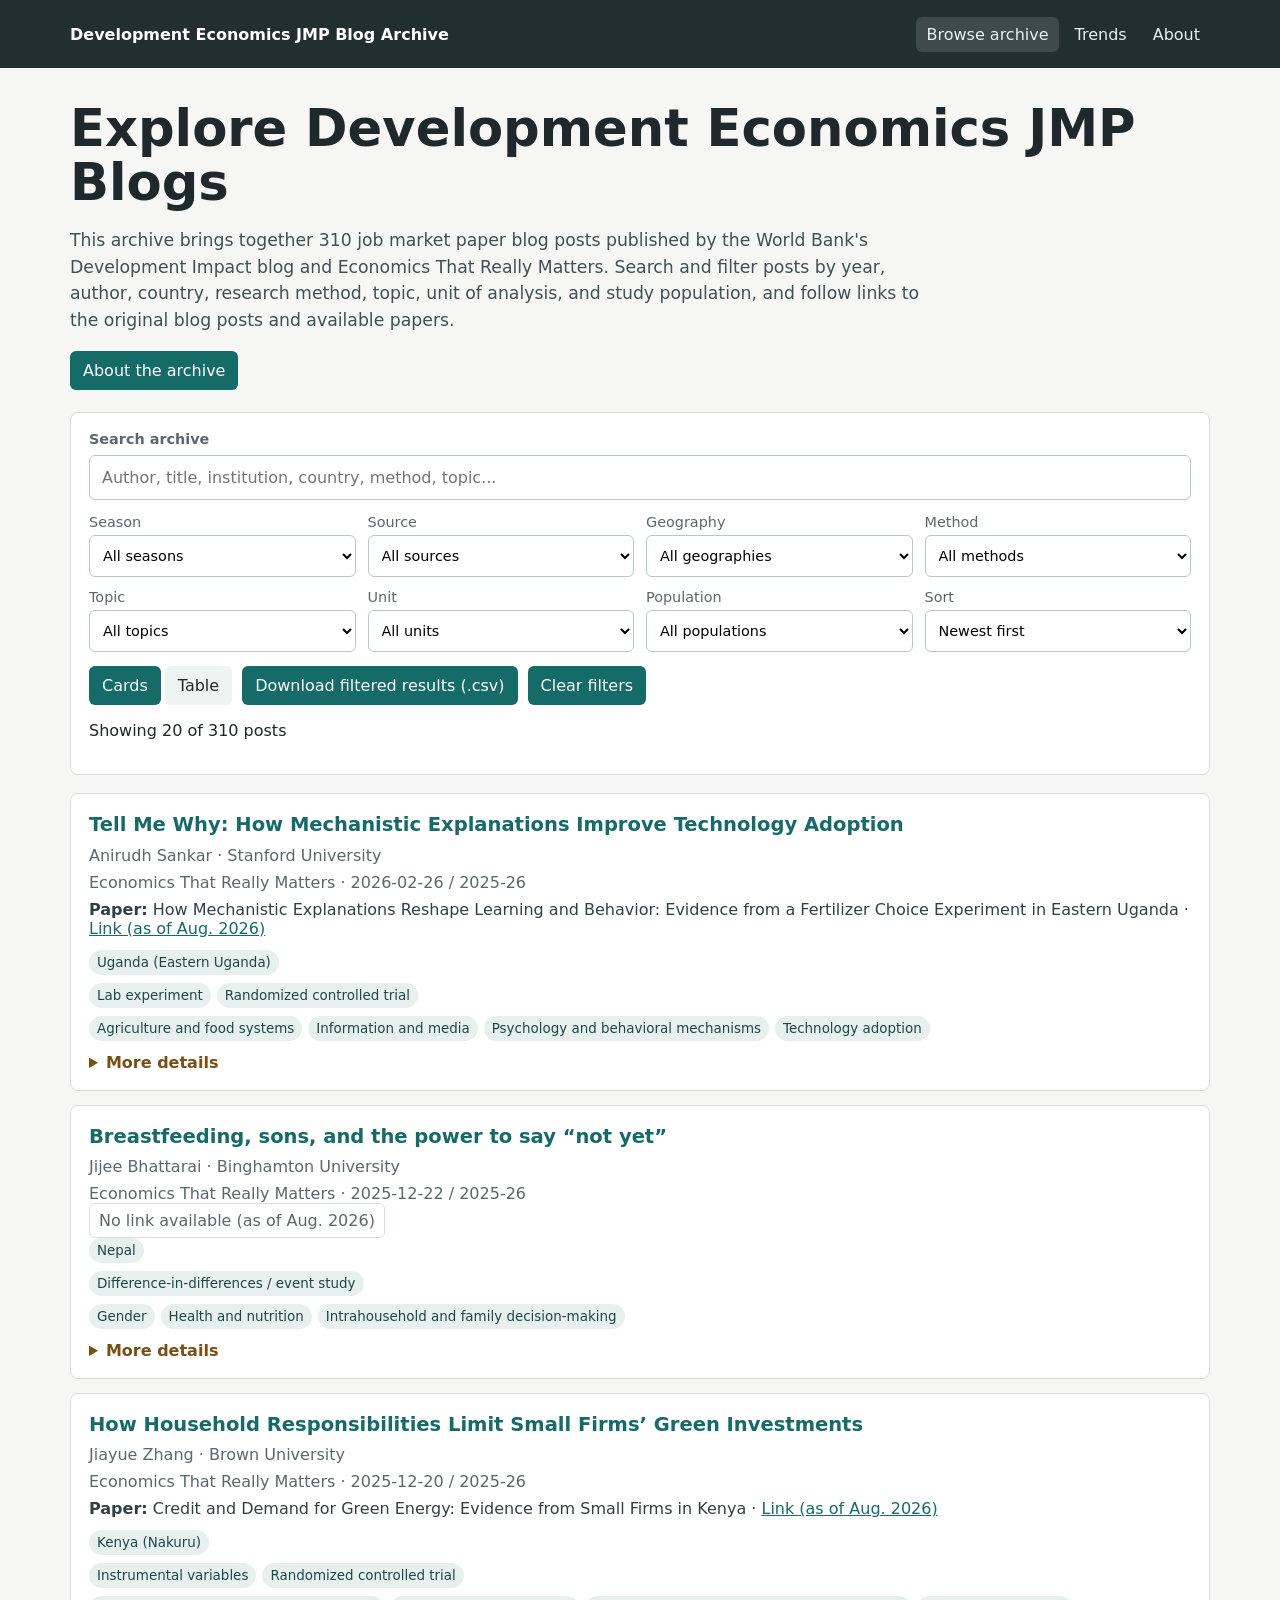
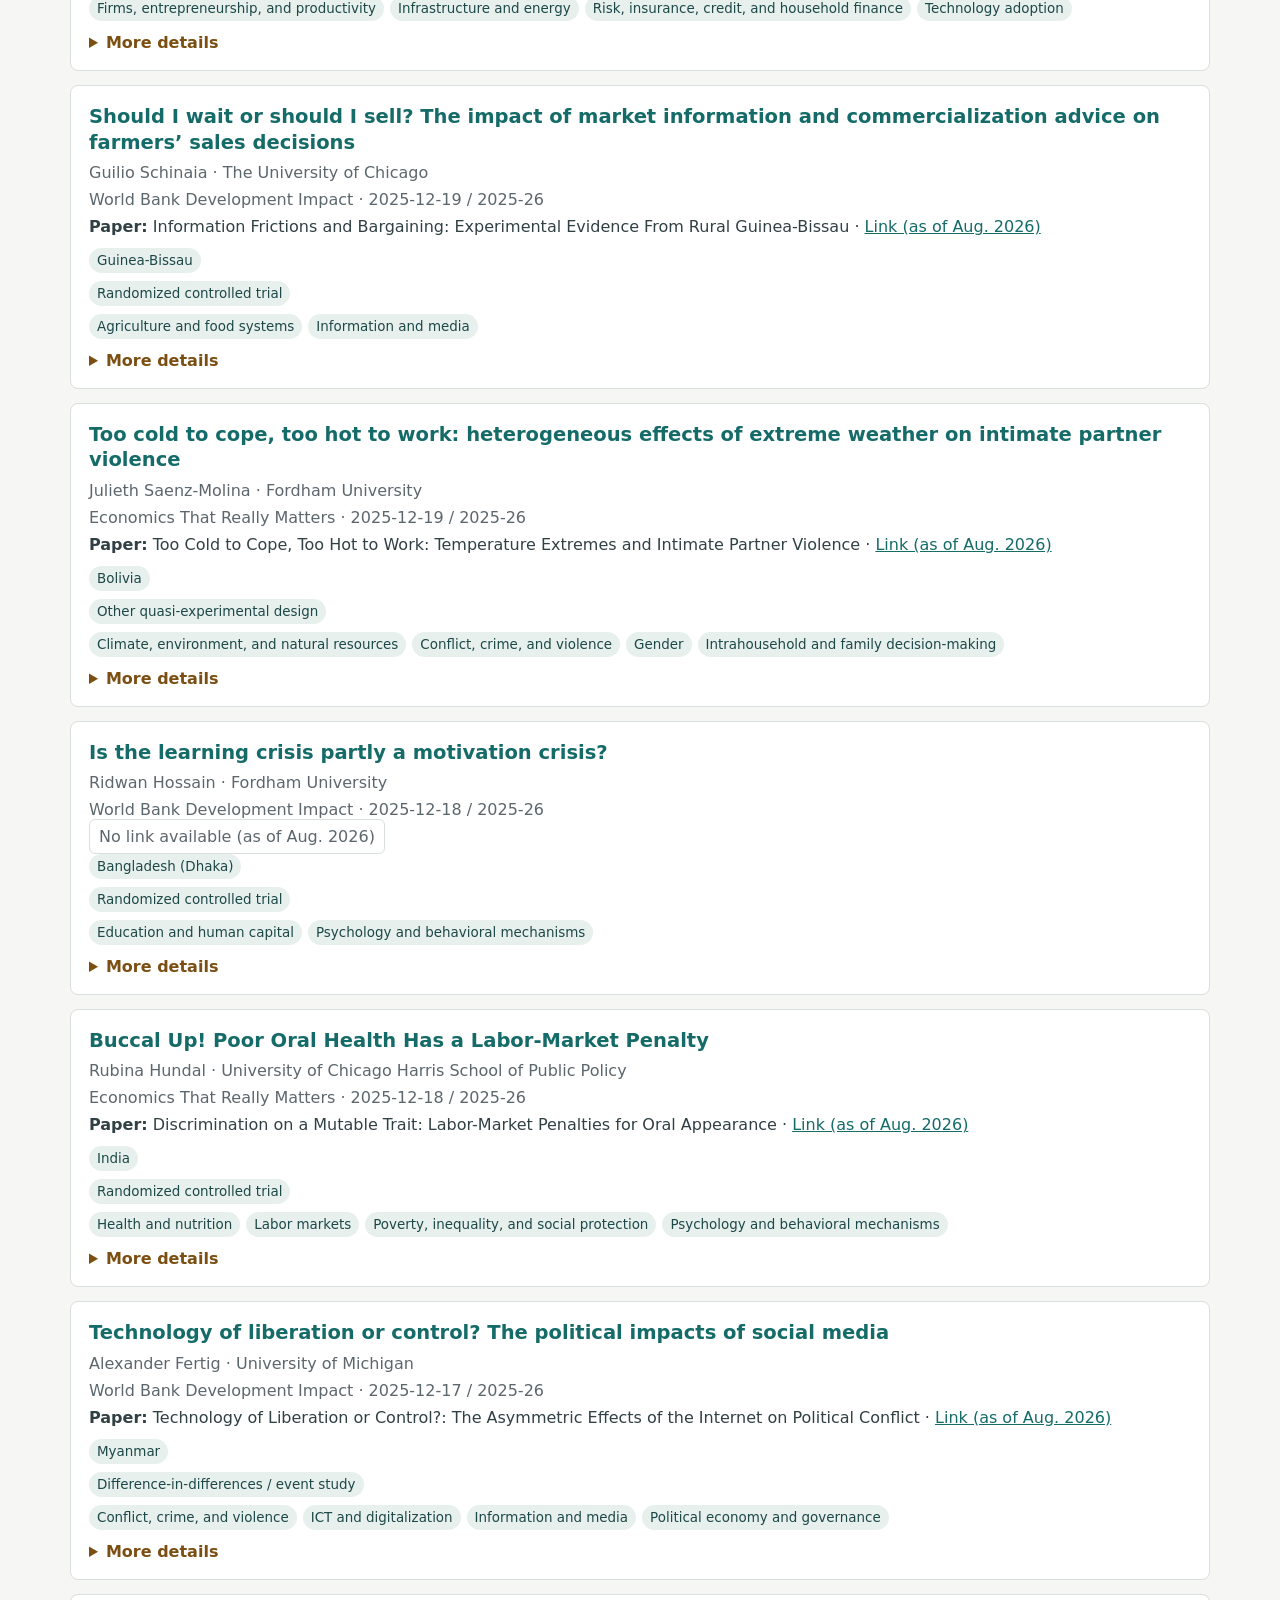
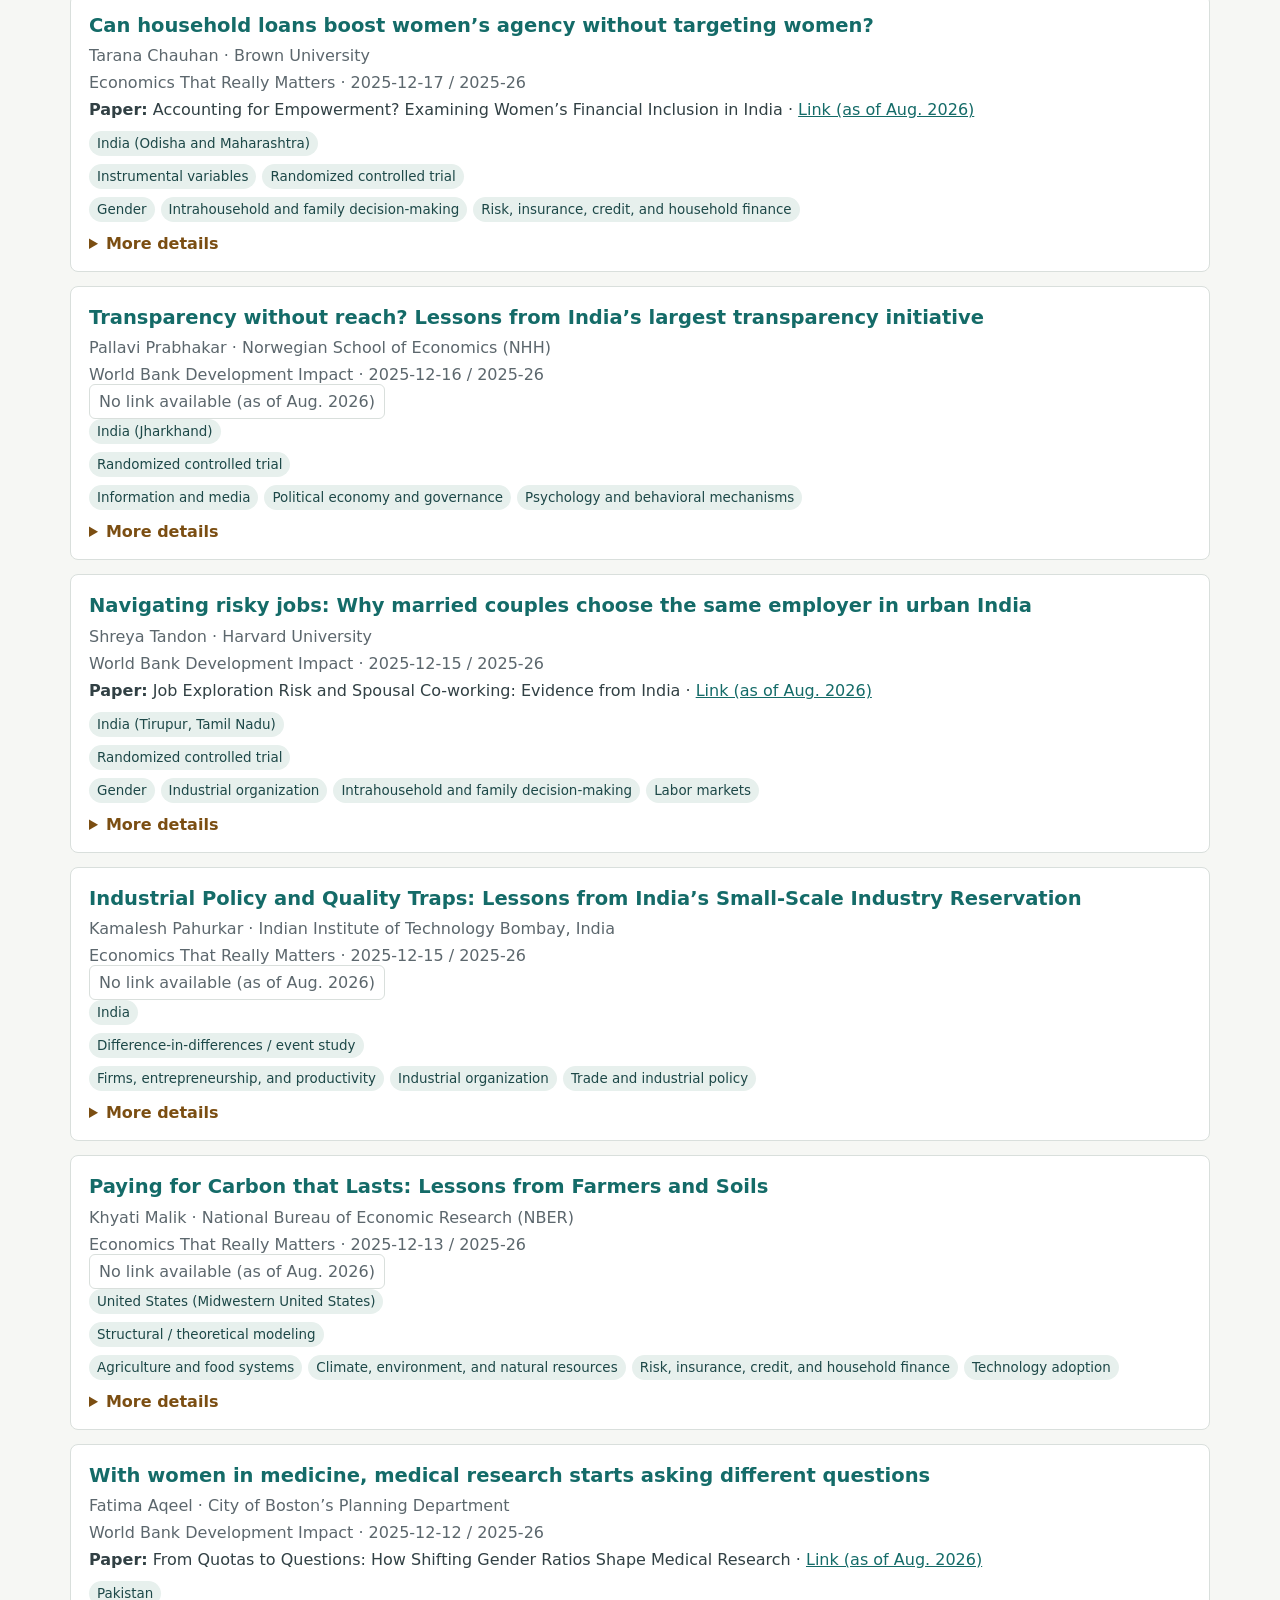
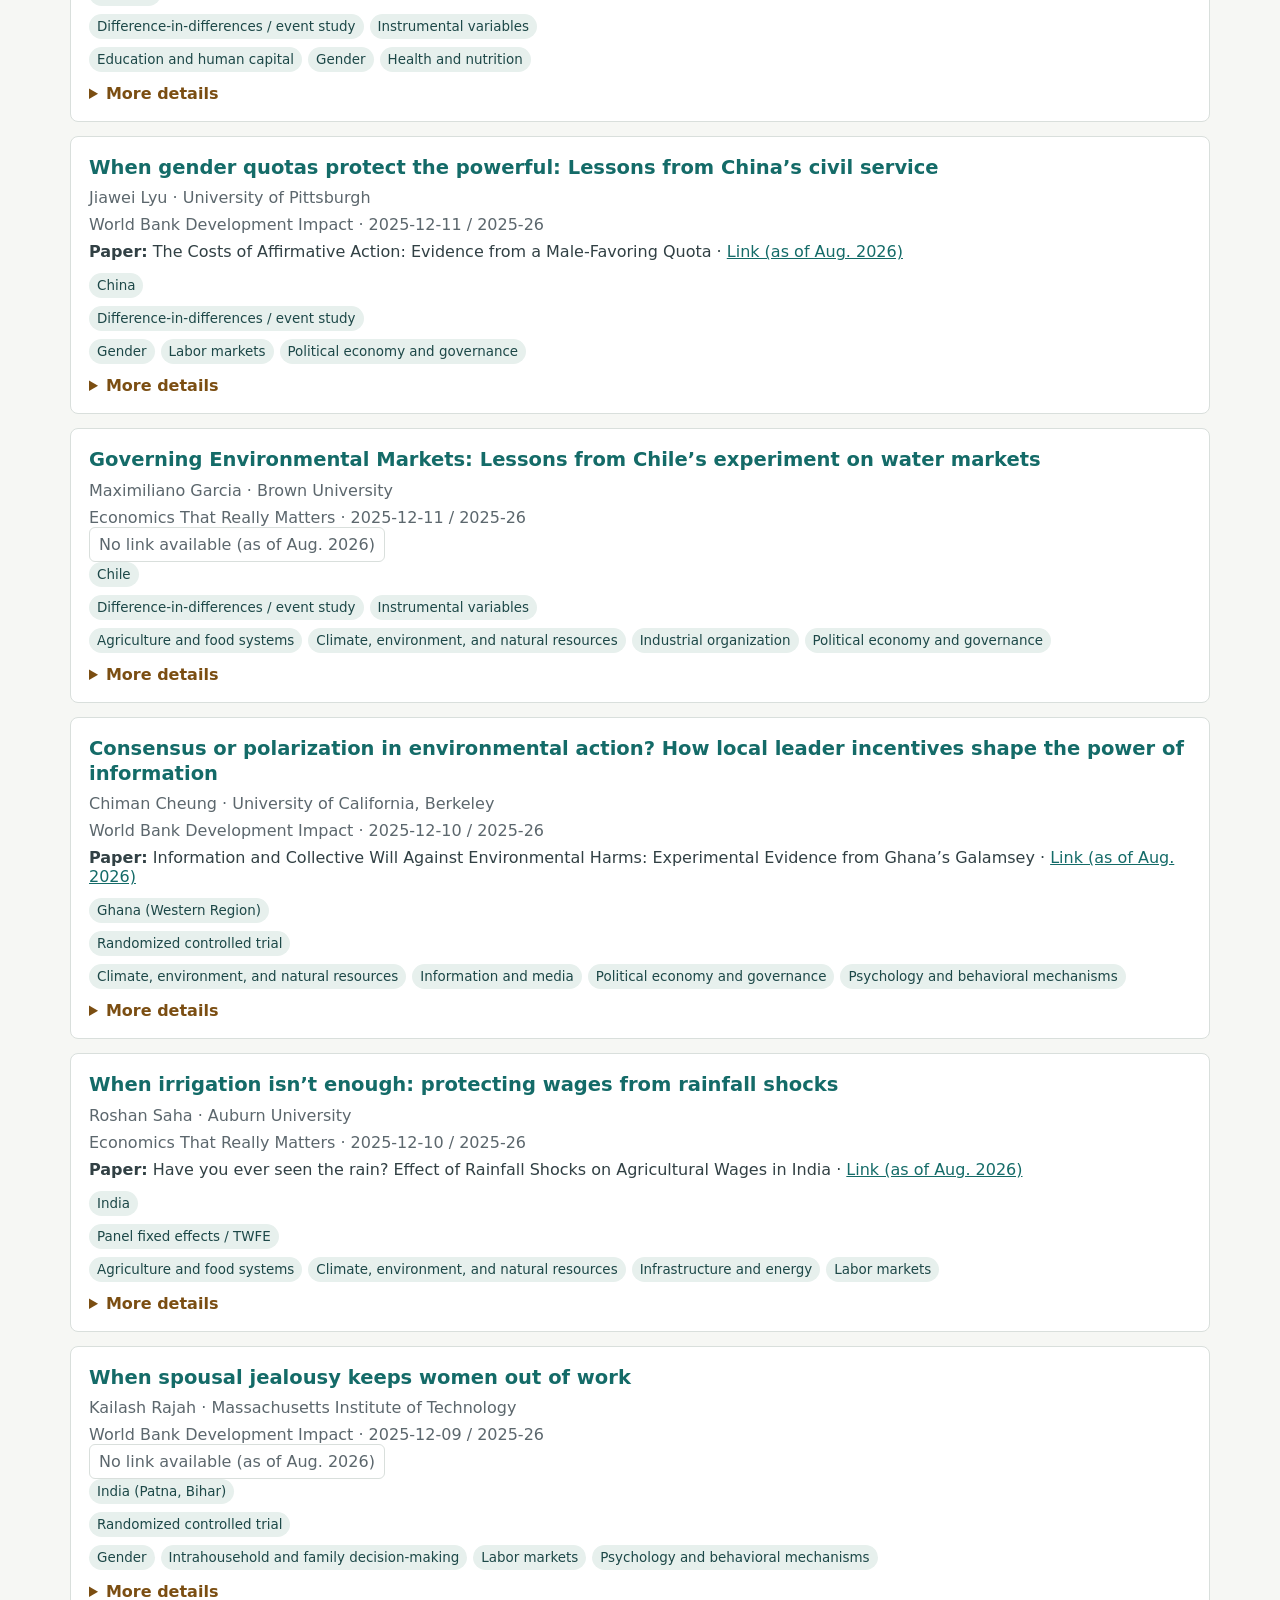
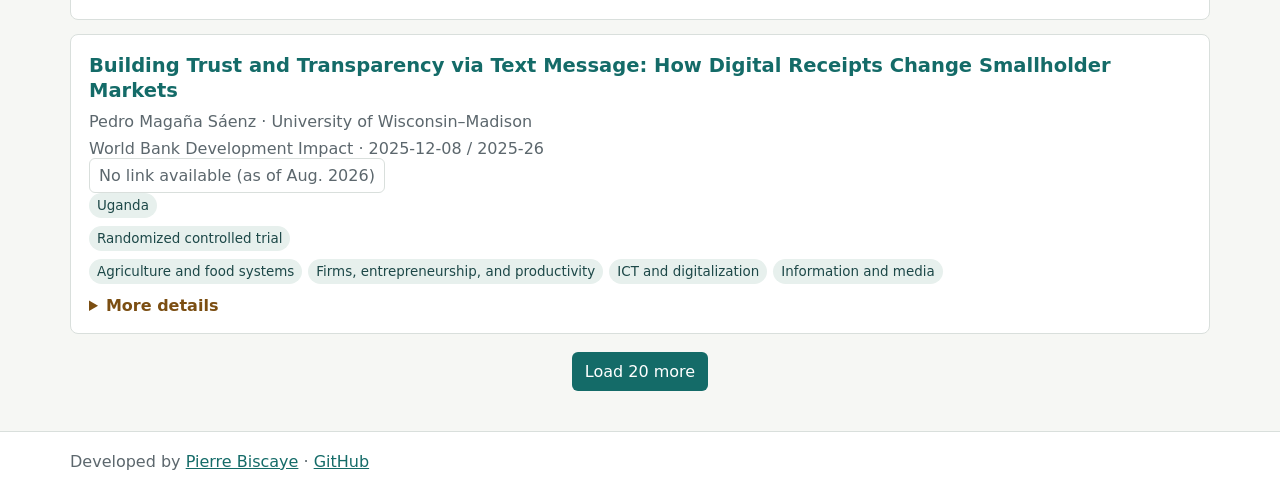
<file: site/index.html>
<!doctype html>
<html lang="en">
<head>
  <meta charset="utf-8">
  <meta name="viewport" content="width=device-width, initial-scale=1">
  <title>Explore Development Economics JMP Blogs - Development Economics JMP Blog Archive</title>
  <link rel="canonical" href="https://pbiscaye.github.io/devecon-jmp-blog-archive/">
  <meta property="og:url" content="https://pbiscaye.github.io/devecon-jmp-blog-archive/">
  <link rel="stylesheet" href="styles.css">
</head>
<body>
  <header class="site-header">
    <div class="wrap nav-wrap">
      <a class="brand" href="index.html">Development Economics JMP Blog Archive</a>
      <nav aria-label="Main navigation"><a href="index.html" class="active">Browse archive</a><a href="trends.html" class="">Trends</a><a href="about.html" class="">About</a></nav>
    </div>
  </header>
  <main class="wrap">
        <section class="hero">
          <h1>Explore Development Economics JMP Blogs</h1>
          <p>This archive brings together 310 job market paper blog posts published by the World Bank's Development Impact blog and Economics That Really Matters. Search and filter posts by year, author, country, research method, topic, unit of analysis, and study population, and follow links to the original blog posts and available papers.</p>
          <a class="about-link" href="about.html">About the archive</a>
        </section>
        <section class="controls" aria-label="Search and filters">
          <label class="search-label" for="searchInput">Search archive</label>
          <input id="searchInput" type="search" placeholder="Author, title, institution, country, method, topic..." autocomplete="off">
          <div class="control-grid">
            <label>Season<select id="academic_season"><option value="">All seasons</option></select></label>
            <label>Source<select id="source"><option value="">All sources</option></select></label>
            <label>Geography<select id="geographies"><option value="">All geographies</option></select></label>
            <label>Method<select id="research_methods"><option value="">All methods</option></select></label>
            <label>Topic<select id="research_topics"><option value="">All topics</option></select></label>
            <label>Unit<select id="units_of_analysis"><option value="">All units</option></select></label>
            <label>Population<select id="study_populations"><option value="">All populations</option></select></label>
            <label>Sort<select id="sortBy"><option value="date_desc">Newest first</option><option value="date_asc">Oldest first</option><option value="author">Author A-Z</option></select></label>
          </div>
          <div class="actions">
            <div class="view-switch" role="group" aria-label="View">
              <button id="cardsView" type="button" class="active">Cards</button>
              <button id="tableView" type="button">Table</button>
            </div>
            <button id="downloadFiltered" type="button">Download filtered results (.csv)</button>
            <button id="clearFilters" type="button">Clear filters</button>
          </div>
          <p id="resultCount" role="status"></p>
        </section>
        <section id="dataError" class="data-error" hidden><h2>Archive data did not load</h2><p>The archive data file could not be loaded. Reload the page, or use the downloadable CSV from the About page.</p></section>
        <section id="results" class="results" aria-label="Archive results"></section>
        <section id="tableResults" class="table-wrap" aria-label="Archive table"></section>
        <div class="load-row"><button id="loadMore" type="button">Load 20 more</button></div>
        </main>
  <footer class="site-footer"><div class="wrap"><p>Developed by <a href="https://www.pierrebiscaye.com/" target="_blank" rel="noopener noreferrer">Pierre Biscaye</a> · <a href="https://github.com/pbiscaye/devecon-jmp-blog-archive" target="_blank" rel="noopener noreferrer">GitHub</a></p></div></footer>
<script src="app.js"></script></body>
</html>
</file>
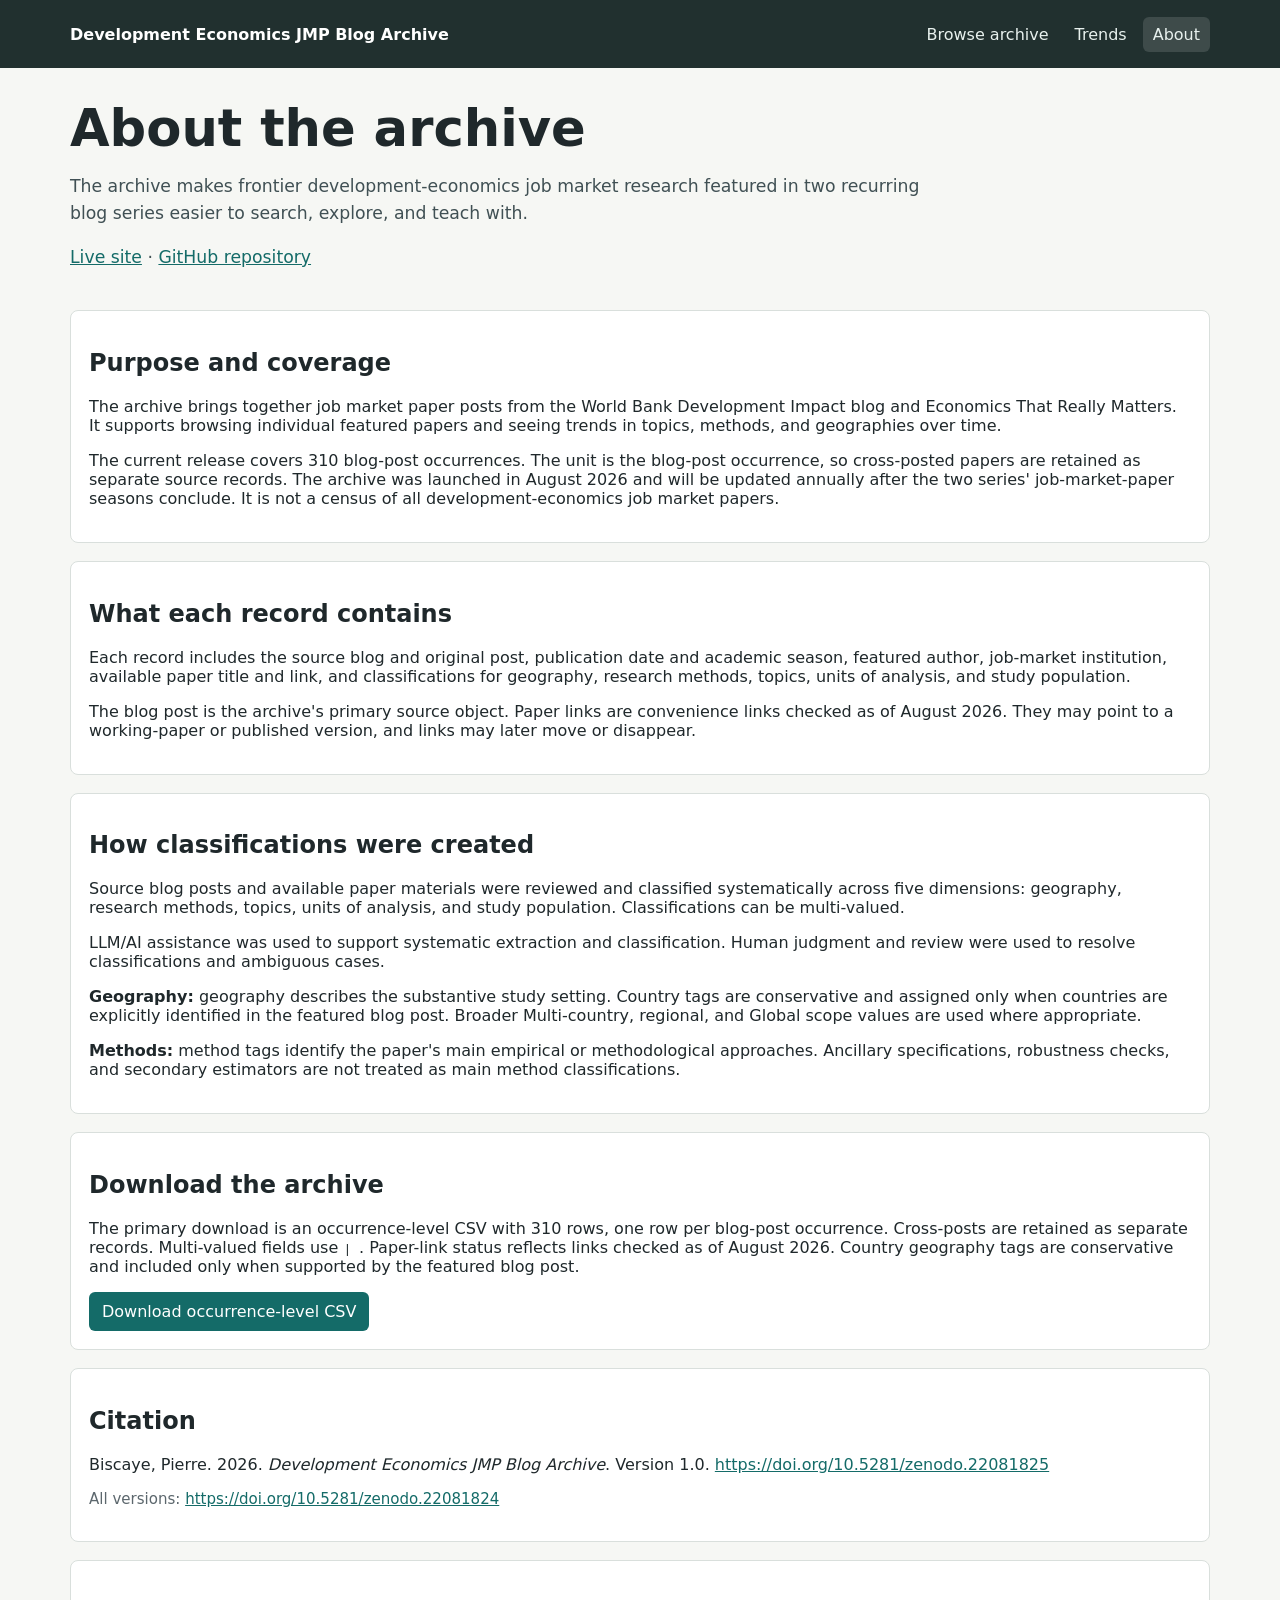
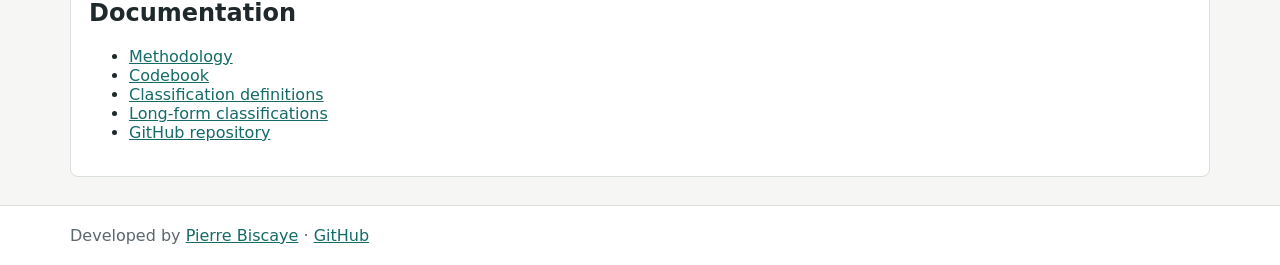
<file: site/about.html>
<!doctype html>
<html lang="en">
<head>
  <meta charset="utf-8">
  <meta name="viewport" content="width=device-width, initial-scale=1">
  <title>About - Development Economics JMP Blog Archive</title>
  <link rel="canonical" href="https://pbiscaye.github.io/devecon-jmp-blog-archive/about.html">
  <meta property="og:url" content="https://pbiscaye.github.io/devecon-jmp-blog-archive/about.html">
  <link rel="stylesheet" href="styles.css">
</head>
<body>
  <header class="site-header">
    <div class="wrap nav-wrap">
      <a class="brand" href="index.html">Development Economics JMP Blog Archive</a>
      <nav aria-label="Main navigation"><a href="index.html" class="">Browse archive</a><a href="trends.html" class="">Trends</a><a href="about.html" class="active">About</a></nav>
    </div>
  </header>
  <main class="wrap">
        <section class="page-intro"><h1>About the archive</h1><p>The archive makes frontier development-economics job market research featured in two recurring blog series easier to search, explore, and teach with.</p><p><a href="https://pbiscaye.github.io/devecon-jmp-blog-archive/" target="_blank" rel="noopener noreferrer">Live site</a> · <a href="https://github.com/pbiscaye/devecon-jmp-blog-archive" target="_blank" rel="noopener noreferrer">GitHub repository</a></p></section>
        <section class="content"><h2>Purpose and coverage</h2><p>The archive brings together job market paper posts from the World Bank Development Impact blog and Economics That Really Matters. It supports browsing individual featured papers and seeing trends in topics, methods, and geographies over time.</p><p>The current release covers 310 blog-post occurrences. The unit is the blog-post occurrence, so cross-posted papers are retained as separate source records. The archive was launched in August 2026 and will be updated annually after the two series' job-market-paper seasons conclude. It is not a census of all development-economics job market papers.</p></section>
        <section class="content"><h2>What each record contains</h2><p>Each record includes the source blog and original post, publication date and academic season, featured author, job-market institution, available paper title and link, and classifications for geography, research methods, topics, units of analysis, and study population.</p><p>The blog post is the archive's primary source object. Paper links are convenience links checked as of August 2026. They may point to a working-paper or published version, and links may later move or disappear.</p></section>
        <section class="content"><h2>How classifications were created</h2><p>Source blog posts and available paper materials were reviewed and classified systematically across five dimensions: geography, research methods, topics, units of analysis, and study population. Classifications can be multi-valued.</p><p>LLM/AI assistance was used to support systematic extraction and classification. Human judgment and review were used to resolve classifications and ambiguous cases.</p><p><strong>Geography:</strong> geography describes the substantive study setting. Country tags are conservative and assigned only when countries are explicitly identified in the featured blog post. Broader Multi-country, regional, and Global scope values are used where appropriate.</p><p><strong>Methods:</strong> method tags identify the paper's main empirical or methodological approaches. Ancillary specifications, robustness checks, and secondary estimators are not treated as main method classifications.</p></section>
        <section class="download-card"><h2>Download the archive</h2><p>The primary download is an occurrence-level CSV with 310 rows, one row per blog-post occurrence. Cross-posts are retained as separate records. Multi-valued fields use <code> | </code>. Paper-link status reflects links checked as of August 2026. Country geography tags are conservative and included only when supported by the featured blog post.</p><a class="button-link" href="data/dev_jmp_blogs_archive.csv" download="dev_jmp_blogs_archive.csv">Download occurrence-level CSV</a></section>
        <section class="content"><h2>Citation</h2><p>Biscaye, Pierre. 2026. <em>Development Economics JMP Blog Archive</em>. Version 1.0. <a href="https://doi.org/10.5281/zenodo.22081825" target="_blank" rel="noopener noreferrer">https://doi.org/10.5281/zenodo.22081825</a></p><p class="note">All versions: <a href="https://doi.org/10.5281/zenodo.22081824" target="_blank" rel="noopener noreferrer">https://doi.org/10.5281/zenodo.22081824</a></p></section>
        <section class="content"><h2>Documentation</h2><ul><li><a href="https://github.com/pbiscaye/devecon-jmp-blog-archive/blob/main/docs/methodology.md" target="_blank" rel="noopener noreferrer">Methodology</a></li><li><a href="https://github.com/pbiscaye/devecon-jmp-blog-archive/blob/main/docs/codebook.md" target="_blank" rel="noopener noreferrer">Codebook</a></li><li><a href="https://github.com/pbiscaye/devecon-jmp-blog-archive/blob/main/docs/taxonomy.md" target="_blank" rel="noopener noreferrer">Classification definitions</a></li><li><a href="data/dev_jmp_blogs_semantic_long.csv" download="dev_jmp_blogs_semantic_long.csv">Long-form classifications</a></li><li><a href="https://github.com/pbiscaye/devecon-jmp-blog-archive" target="_blank" rel="noopener noreferrer">GitHub repository</a></li></ul></section>
        </main>
  <footer class="site-footer"><div class="wrap"><p>Developed by <a href="https://www.pierrebiscaye.com/" target="_blank" rel="noopener noreferrer">Pierre Biscaye</a> · <a href="https://github.com/pbiscaye/devecon-jmp-blog-archive" target="_blank" rel="noopener noreferrer">GitHub</a></p></div></footer>
</body>
</html>
</file>
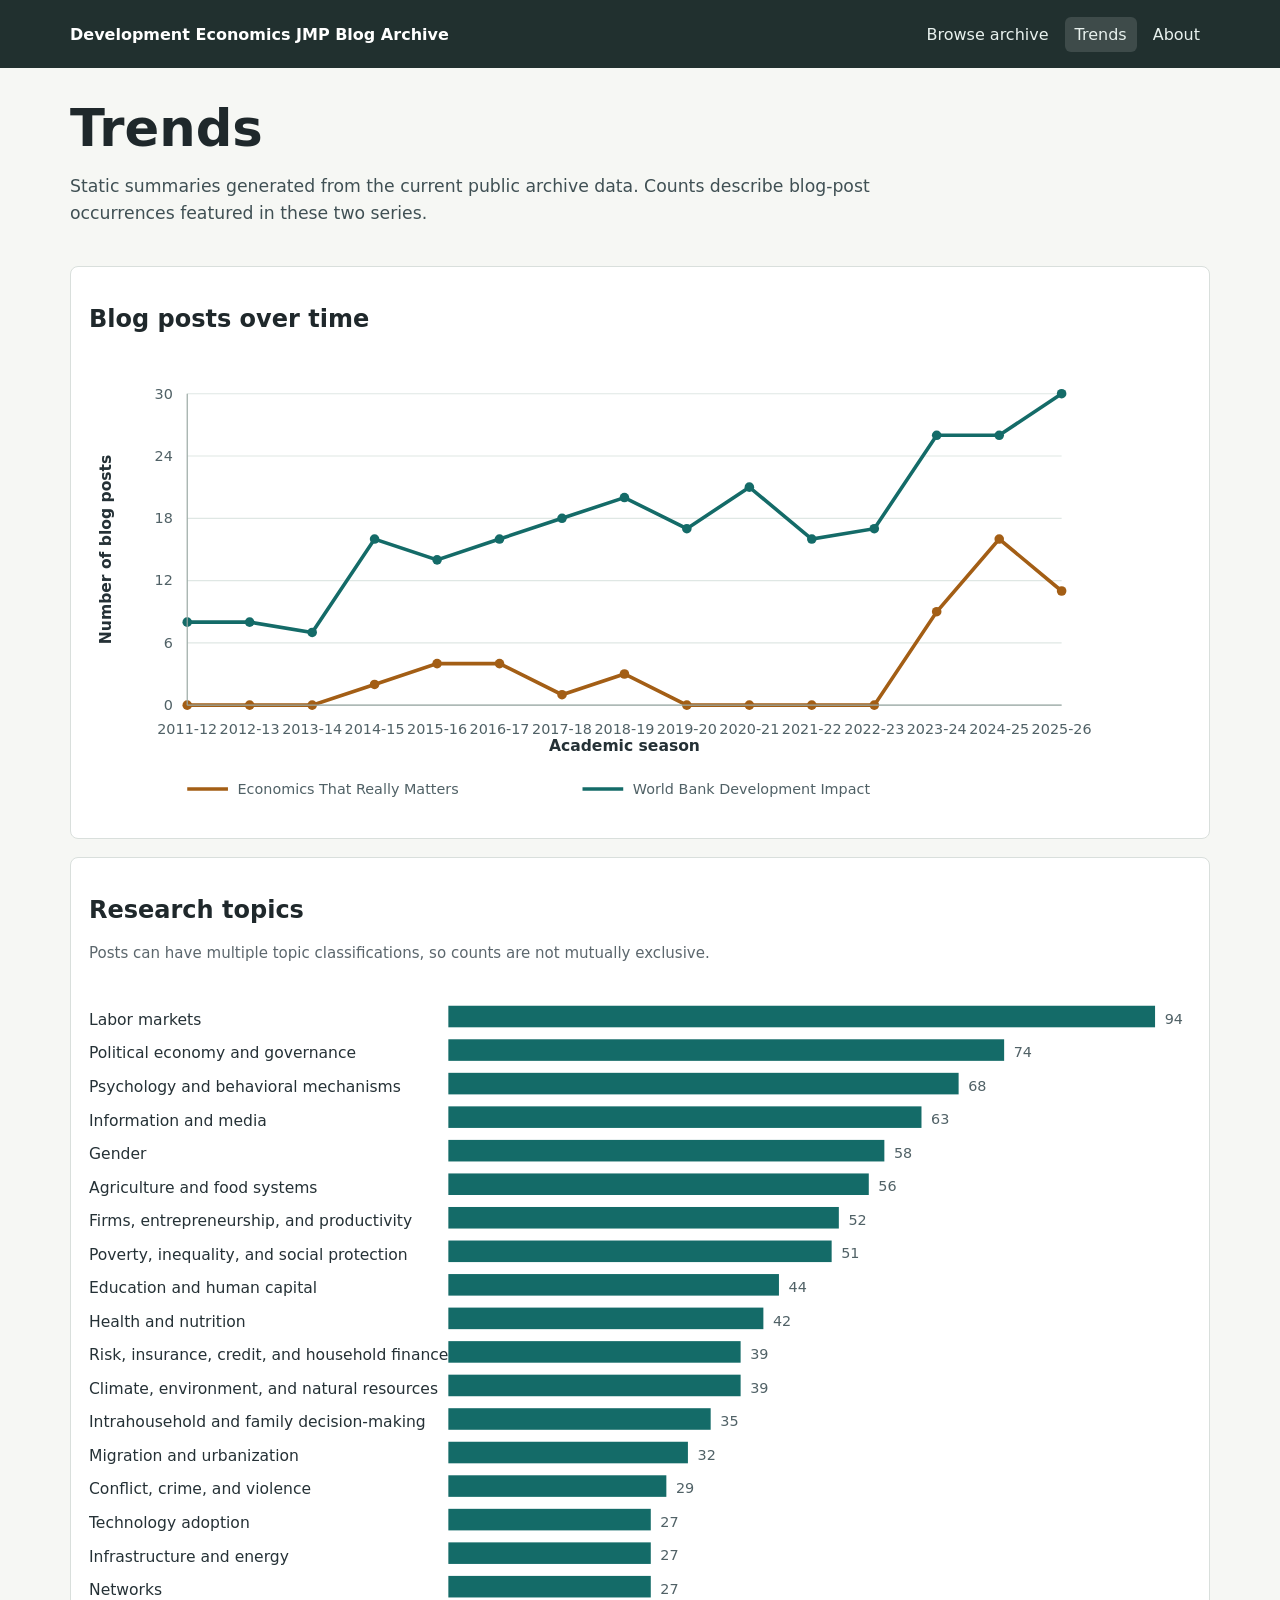
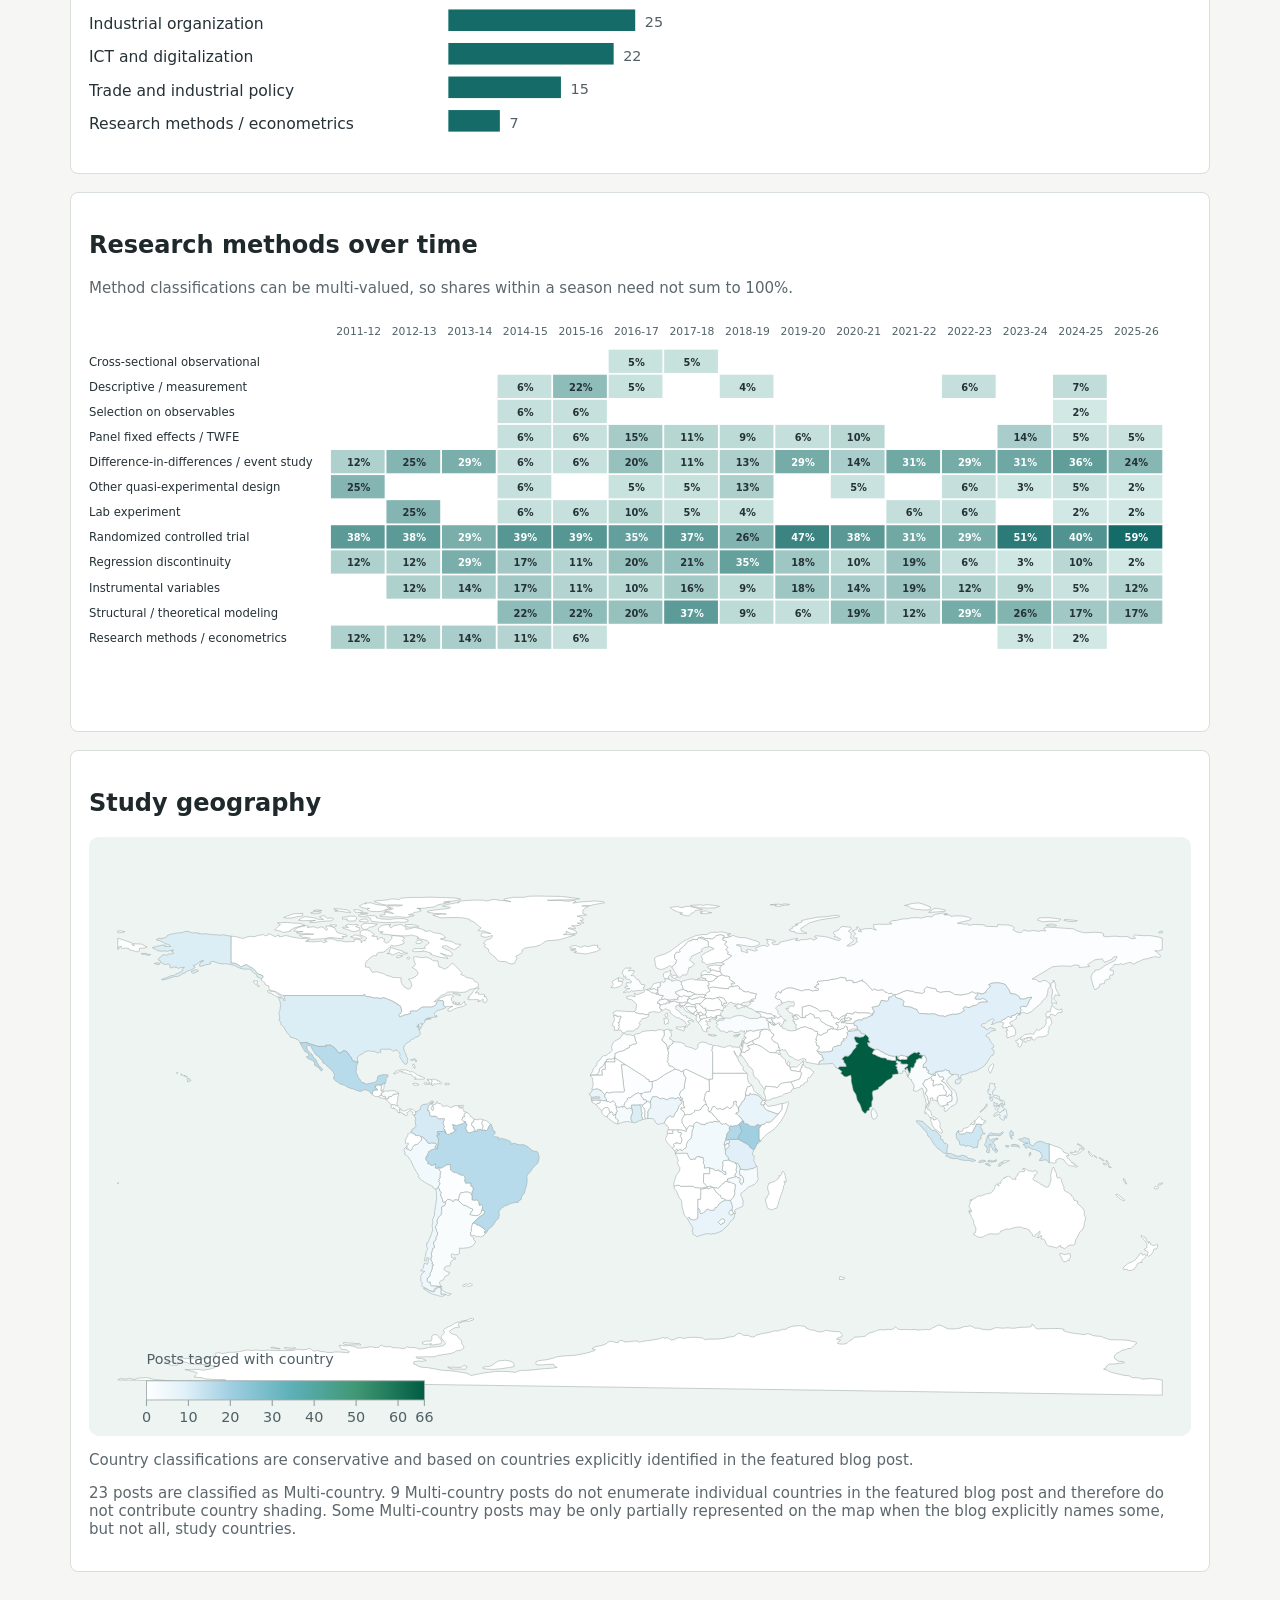
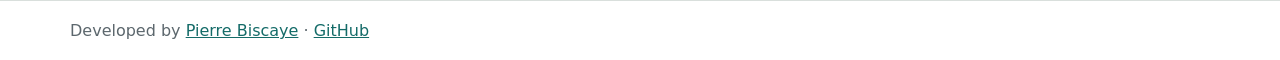
<file: site/trends.html>
<!doctype html>
<html lang="en">
<head>
  <meta charset="utf-8">
  <meta name="viewport" content="width=device-width, initial-scale=1">
  <title>Trends - Development Economics JMP Blog Archive</title>
  <link rel="canonical" href="https://pbiscaye.github.io/devecon-jmp-blog-archive/trends.html">
  <meta property="og:url" content="https://pbiscaye.github.io/devecon-jmp-blog-archive/trends.html">
  <link rel="stylesheet" href="styles.css">
</head>
<body>
  <header class="site-header">
    <div class="wrap nav-wrap">
      <a class="brand" href="index.html">Development Economics JMP Blog Archive</a>
      <nav aria-label="Main navigation"><a href="index.html" class="">Browse archive</a><a href="trends.html" class="active">Trends</a><a href="about.html" class="">About</a></nav>
    </div>
  </header>
  <main class="wrap">
        <section class="page-intro"><h1>Trends</h1><p>Static summaries generated from the current public archive data. Counts describe blog-post occurrences featured in these two series.</p></section>
        <section class="viz"><h2>Blog posts over time</h2><svg viewBox="0 0 920 390" role="img" aria-label="Posts over time by source"><defs><style>
      .bar{fill:#146b68}.axis-label{font:13px system-ui;fill:#253136}.axis-title{font:13px system-ui;fill:#253136;font-weight:700}.value-label,.tick,.legend{font:12px system-ui;fill:#506166}.axis{stroke:#9aa8a4}.grid{stroke:#dfe7e4;stroke-width:1}.heat-text{font:11px system-ui;fill:#fff;font-weight:700}.heat-text-dark{font:11px system-ui;fill:#253136;font-weight:700}.country-boundary{stroke:#9aa8a4;stroke-width:.45}.legend-swatch{stroke:#9aa8a4;stroke-width:.7}
    </style></defs><line x1="82" y1="294.0" x2="812" y2="294.0" class="grid"></line><text x="70" y="298.0" text-anchor="end" class="tick">0</text><line x1="82" y1="242.0" x2="812" y2="242.0" class="grid"></line><text x="70" y="246.0" text-anchor="end" class="tick">6</text><line x1="82" y1="190.0" x2="812" y2="190.0" class="grid"></line><text x="70" y="194.0" text-anchor="end" class="tick">12</text><line x1="82" y1="138.0" x2="812" y2="138.0" class="grid"></line><text x="70" y="142.0" text-anchor="end" class="tick">18</text><line x1="82" y1="86.0" x2="812" y2="86.0" class="grid"></line><text x="70" y="90.0" text-anchor="end" class="tick">24</text><line x1="82" y1="34.0" x2="812" y2="34.0" class="grid"></line><text x="70" y="38.0" text-anchor="end" class="tick">30</text><polyline points="82.0,294.0 134.1,294.0 186.3,294.0 238.4,276.7 290.6,259.3 342.7,259.3 394.9,285.3 447.0,268.0 499.1,294.0 551.3,294.0 603.4,294.0 655.6,294.0 707.7,216.0 759.9,155.3 812.0,198.7" fill="none" stroke="#a35e15" stroke-width="3"></polyline><circle cx="82.0" cy="294.0" r="4" fill="#a35e15"><title>Economics That Really Matters 2011-12: 0</title></circle><circle cx="134.1" cy="294.0" r="4" fill="#a35e15"><title>Economics That Really Matters 2012-13: 0</title></circle><circle cx="186.3" cy="294.0" r="4" fill="#a35e15"><title>Economics That Really Matters 2013-14: 0</title></circle><circle cx="238.4" cy="276.7" r="4" fill="#a35e15"><title>Economics That Really Matters 2014-15: 2</title></circle><circle cx="290.6" cy="259.3" r="4" fill="#a35e15"><title>Economics That Really Matters 2015-16: 4</title></circle><circle cx="342.7" cy="259.3" r="4" fill="#a35e15"><title>Economics That Really Matters 2016-17: 4</title></circle><circle cx="394.9" cy="285.3" r="4" fill="#a35e15"><title>Economics That Really Matters 2017-18: 1</title></circle><circle cx="447.0" cy="268.0" r="4" fill="#a35e15"><title>Economics That Really Matters 2018-19: 3</title></circle><circle cx="499.1" cy="294.0" r="4" fill="#a35e15"><title>Economics That Really Matters 2019-20: 0</title></circle><circle cx="551.3" cy="294.0" r="4" fill="#a35e15"><title>Economics That Really Matters 2020-21: 0</title></circle><circle cx="603.4" cy="294.0" r="4" fill="#a35e15"><title>Economics That Really Matters 2021-22: 0</title></circle><circle cx="655.6" cy="294.0" r="4" fill="#a35e15"><title>Economics That Really Matters 2022-23: 0</title></circle><circle cx="707.7" cy="216.0" r="4" fill="#a35e15"><title>Economics That Really Matters 2023-24: 9</title></circle><circle cx="759.9" cy="155.3" r="4" fill="#a35e15"><title>Economics That Really Matters 2024-25: 16</title></circle><circle cx="812.0" cy="198.7" r="4" fill="#a35e15"><title>Economics That Really Matters 2025-26: 11</title></circle><line x1="82" y1="364" x2="116" y2="364" stroke="#a35e15" stroke-width="3"></line><text x="124" y="368" class="legend">Economics That Really Matters</text><polyline points="82.0,224.7 134.1,224.7 186.3,233.3 238.4,155.3 290.6,172.7 342.7,155.3 394.9,138.0 447.0,120.7 499.1,146.7 551.3,112.0 603.4,155.3 655.6,146.7 707.7,68.7 759.9,68.7 812.0,34.0" fill="none" stroke="#146b68" stroke-width="3"></polyline><circle cx="82.0" cy="224.7" r="4" fill="#146b68"><title>World Bank Development Impact 2011-12: 8</title></circle><circle cx="134.1" cy="224.7" r="4" fill="#146b68"><title>World Bank Development Impact 2012-13: 8</title></circle><circle cx="186.3" cy="233.3" r="4" fill="#146b68"><title>World Bank Development Impact 2013-14: 7</title></circle><circle cx="238.4" cy="155.3" r="4" fill="#146b68"><title>World Bank Development Impact 2014-15: 16</title></circle><circle cx="290.6" cy="172.7" r="4" fill="#146b68"><title>World Bank Development Impact 2015-16: 14</title></circle><circle cx="342.7" cy="155.3" r="4" fill="#146b68"><title>World Bank Development Impact 2016-17: 16</title></circle><circle cx="394.9" cy="138.0" r="4" fill="#146b68"><title>World Bank Development Impact 2017-18: 18</title></circle><circle cx="447.0" cy="120.7" r="4" fill="#146b68"><title>World Bank Development Impact 2018-19: 20</title></circle><circle cx="499.1" cy="146.7" r="4" fill="#146b68"><title>World Bank Development Impact 2019-20: 17</title></circle><circle cx="551.3" cy="112.0" r="4" fill="#146b68"><title>World Bank Development Impact 2020-21: 21</title></circle><circle cx="603.4" cy="155.3" r="4" fill="#146b68"><title>World Bank Development Impact 2021-22: 16</title></circle><circle cx="655.6" cy="146.7" r="4" fill="#146b68"><title>World Bank Development Impact 2022-23: 17</title></circle><circle cx="707.7" cy="68.7" r="4" fill="#146b68"><title>World Bank Development Impact 2023-24: 26</title></circle><circle cx="759.9" cy="68.7" r="4" fill="#146b68"><title>World Bank Development Impact 2024-25: 26</title></circle><circle cx="812.0" cy="34.0" r="4" fill="#146b68"><title>World Bank Development Impact 2025-26: 30</title></circle><line x1="412" y1="364" x2="446" y2="364" stroke="#146b68" stroke-width="3"></line><text x="454" y="368" class="legend">World Bank Development Impact</text><text x="82.0" y="318" text-anchor="middle" class="tick">2011-12</text><text x="134.1" y="318" text-anchor="middle" class="tick">2012-13</text><text x="186.3" y="318" text-anchor="middle" class="tick">2013-14</text><text x="238.4" y="318" text-anchor="middle" class="tick">2014-15</text><text x="290.6" y="318" text-anchor="middle" class="tick">2015-16</text><text x="342.7" y="318" text-anchor="middle" class="tick">2016-17</text><text x="394.9" y="318" text-anchor="middle" class="tick">2017-18</text><text x="447.0" y="318" text-anchor="middle" class="tick">2018-19</text><text x="499.1" y="318" text-anchor="middle" class="tick">2019-20</text><text x="551.3" y="318" text-anchor="middle" class="tick">2020-21</text><text x="603.4" y="318" text-anchor="middle" class="tick">2021-22</text><text x="655.6" y="318" text-anchor="middle" class="tick">2022-23</text><text x="707.7" y="318" text-anchor="middle" class="tick">2023-24</text><text x="759.9" y="318" text-anchor="middle" class="tick">2024-25</text><text x="812.0" y="318" text-anchor="middle" class="tick">2025-26</text><line x1="82" y1="294" x2="812" y2="294" class="axis"></line><line x1="82" y1="34" x2="82" y2="294" class="axis"></line><text x="447.0" y="332" text-anchor="middle" class="axis-title">Academic season</text><text x="18" y="164.0" text-anchor="middle" class="axis-title" transform="rotate(-90 18 164.0)">Number of blog posts</text></svg></section>
        <section class="viz"><h2>Research topics</h2><p class="note">Posts can have multiple topic classifications, so counts are not mutually exclusive.</p><svg viewBox="0 0 920 650" role="img" aria-label="Topic counts"><defs><style>
      .bar{fill:#146b68}.axis-label{font:13px system-ui;fill:#253136}.axis-title{font:13px system-ui;fill:#253136;font-weight:700}.value-label,.tick,.legend{font:12px system-ui;fill:#506166}.axis{stroke:#9aa8a4}.grid{stroke:#dfe7e4;stroke-width:1}.heat-text{font:11px system-ui;fill:#fff;font-weight:700}.heat-text-dark{font:11px system-ui;fill:#253136;font-weight:700}.country-boundary{stroke:#9aa8a4;stroke-width:.45}.legend-swatch{stroke:#9aa8a4;stroke-width:.7}
    </style></defs><text x="0" y="40" class="axis-label">Labor markets</text><rect x="300" y="24" width="590" height="18" class="bar"></rect><text x="898" y="39" class="value-label">94</text><text x="0" y="68" class="axis-label">Political economy and governance</text><rect x="300" y="52" width="464" height="18" class="bar"></rect><text x="772" y="67" class="value-label">74</text><text x="0" y="96" class="axis-label">Psychology and behavioral mechanisms</text><rect x="300" y="80" width="426" height="18" class="bar"></rect><text x="734" y="95" class="value-label">68</text><text x="0" y="124" class="axis-label">Information and media</text><rect x="300" y="108" width="395" height="18" class="bar"></rect><text x="703" y="123" class="value-label">63</text><text x="0" y="152" class="axis-label">Gender</text><rect x="300" y="136" width="364" height="18" class="bar"></rect><text x="672" y="151" class="value-label">58</text><text x="0" y="180" class="axis-label">Agriculture and food systems</text><rect x="300" y="164" width="351" height="18" class="bar"></rect><text x="659" y="179" class="value-label">56</text><text x="0" y="208" class="axis-label">Firms, entrepreneurship, and productivity</text><rect x="300" y="192" width="326" height="18" class="bar"></rect><text x="634" y="207" class="value-label">52</text><text x="0" y="236" class="axis-label">Poverty, inequality, and social protection</text><rect x="300" y="220" width="320" height="18" class="bar"></rect><text x="628" y="235" class="value-label">51</text><text x="0" y="264" class="axis-label">Education and human capital</text><rect x="300" y="248" width="276" height="18" class="bar"></rect><text x="584" y="263" class="value-label">44</text><text x="0" y="292" class="axis-label">Health and nutrition</text><rect x="300" y="276" width="263" height="18" class="bar"></rect><text x="571" y="291" class="value-label">42</text><text x="0" y="320" class="axis-label">Risk, insurance, credit, and household finance</text><rect x="300" y="304" width="244" height="18" class="bar"></rect><text x="552" y="319" class="value-label">39</text><text x="0" y="348" class="axis-label">Climate, environment, and natural resources</text><rect x="300" y="332" width="244" height="18" class="bar"></rect><text x="552" y="347" class="value-label">39</text><text x="0" y="376" class="axis-label">Intrahousehold and family decision-making</text><rect x="300" y="360" width="219" height="18" class="bar"></rect><text x="527" y="375" class="value-label">35</text><text x="0" y="404" class="axis-label">Migration and urbanization</text><rect x="300" y="388" width="200" height="18" class="bar"></rect><text x="508" y="403" class="value-label">32</text><text x="0" y="432" class="axis-label">Conflict, crime, and violence</text><rect x="300" y="416" width="182" height="18" class="bar"></rect><text x="490" y="431" class="value-label">29</text><text x="0" y="460" class="axis-label">Technology adoption</text><rect x="300" y="444" width="169" height="18" class="bar"></rect><text x="477" y="459" class="value-label">27</text><text x="0" y="488" class="axis-label">Infrastructure and energy</text><rect x="300" y="472" width="169" height="18" class="bar"></rect><text x="477" y="487" class="value-label">27</text><text x="0" y="516" class="axis-label">Networks</text><rect x="300" y="500" width="169" height="18" class="bar"></rect><text x="477" y="515" class="value-label">27</text><text x="0" y="544" class="axis-label">Industrial organization</text><rect x="300" y="528" width="156" height="18" class="bar"></rect><text x="464" y="543" class="value-label">25</text><text x="0" y="572" class="axis-label">ICT and digitalization</text><rect x="300" y="556" width="138" height="18" class="bar"></rect><text x="446" y="571" class="value-label">22</text><text x="0" y="600" class="axis-label">Trade and industrial policy</text><rect x="300" y="584" width="94" height="18" class="bar"></rect><text x="402" y="599" class="value-label">15</text><text x="0" y="628" class="axis-label">Research methods / econometrics</text><rect x="300" y="612" width="43" height="18" class="bar"></rect><text x="351" y="627" class="value-label">7</text></svg></section>
        <section class="viz"><h2>Research methods over time</h2><p class="note">Method classifications can be multi-valued, so shares within a season need not sum to 100%.</p><svg viewBox="0 0 1230 448" role="img" aria-label="Research methods over time"><defs><style>
      .bar{fill:#146b68}.axis-label{font:13px system-ui;fill:#253136}.axis-title{font:13px system-ui;fill:#253136;font-weight:700}.value-label,.tick,.legend{font:12px system-ui;fill:#506166}.axis{stroke:#9aa8a4}.grid{stroke:#dfe7e4;stroke-width:1}.heat-text{font:11px system-ui;fill:#fff;font-weight:700}.heat-text-dark{font:11px system-ui;fill:#253136;font-weight:700}.country-boundary{stroke:#9aa8a4;stroke-width:.45}.legend-swatch{stroke:#9aa8a4;stroke-width:.7}
    </style></defs><text x="301.0" y="26" text-anchor="middle" class="tick">2011-12</text><text x="363.0" y="26" text-anchor="middle" class="tick">2012-13</text><text x="425.0" y="26" text-anchor="middle" class="tick">2013-14</text><text x="487.0" y="26" text-anchor="middle" class="tick">2014-15</text><text x="549.0" y="26" text-anchor="middle" class="tick">2015-16</text><text x="611.0" y="26" text-anchor="middle" class="tick">2016-17</text><text x="673.0" y="26" text-anchor="middle" class="tick">2017-18</text><text x="735.0" y="26" text-anchor="middle" class="tick">2018-19</text><text x="797.0" y="26" text-anchor="middle" class="tick">2019-20</text><text x="859.0" y="26" text-anchor="middle" class="tick">2020-21</text><text x="921.0" y="26" text-anchor="middle" class="tick">2021-22</text><text x="983.0" y="26" text-anchor="middle" class="tick">2022-23</text><text x="1045.0" y="26" text-anchor="middle" class="tick">2023-24</text><text x="1107.0" y="26" text-anchor="middle" class="tick">2024-25</text><text x="1169.0" y="26" text-anchor="middle" class="tick">2025-26</text><text x="0" y="60" class="axis-label">Cross-sectional observational</text><rect x="270" y="42" width="60" height="26" fill="#ffffff"><title>Cross-sectional observational / 2011-12: 0%</title></rect><rect x="332" y="42" width="60" height="26" fill="#ffffff"><title>Cross-sectional observational / 2012-13: 0%</title></rect><rect x="394" y="42" width="60" height="26" fill="#ffffff"><title>Cross-sectional observational / 2013-14: 0%</title></rect><rect x="456" y="42" width="60" height="26" fill="#ffffff"><title>Cross-sectional observational / 2014-15: 0%</title></rect><rect x="518" y="42" width="60" height="26" fill="#ffffff"><title>Cross-sectional observational / 2015-16: 0%</title></rect><rect x="580" y="42" width="60" height="26" fill="#c8e2de"><title>Cross-sectional observational / 2016-17: 5%</title></rect><text x="611.0" y="60" text-anchor="middle" class="heat-text-dark">5%</text><rect x="642" y="42" width="60" height="26" fill="#c7e1dd"><title>Cross-sectional observational / 2017-18: 5%</title></rect><text x="673.0" y="60" text-anchor="middle" class="heat-text-dark">5%</text><rect x="704" y="42" width="60" height="26" fill="#ffffff"><title>Cross-sectional observational / 2018-19: 0%</title></rect><rect x="766" y="42" width="60" height="26" fill="#ffffff"><title>Cross-sectional observational / 2019-20: 0%</title></rect><rect x="828" y="42" width="60" height="26" fill="#ffffff"><title>Cross-sectional observational / 2020-21: 0%</title></rect><rect x="890" y="42" width="60" height="26" fill="#ffffff"><title>Cross-sectional observational / 2021-22: 0%</title></rect><rect x="952" y="42" width="60" height="26" fill="#ffffff"><title>Cross-sectional observational / 2022-23: 0%</title></rect><rect x="1014" y="42" width="60" height="26" fill="#ffffff"><title>Cross-sectional observational / 2023-24: 0%</title></rect><rect x="1076" y="42" width="60" height="26" fill="#ffffff"><title>Cross-sectional observational / 2024-25: 0%</title></rect><rect x="1138" y="42" width="60" height="26" fill="#ffffff"><title>Cross-sectional observational / 2025-26: 0%</title></rect><text x="0" y="88" class="axis-label">Descriptive / measurement</text><rect x="270" y="70" width="60" height="26" fill="#ffffff"><title>Descriptive / measurement / 2011-12: 0%</title></rect><rect x="332" y="70" width="60" height="26" fill="#ffffff"><title>Descriptive / measurement / 2012-13: 0%</title></rect><rect x="394" y="70" width="60" height="26" fill="#ffffff"><title>Descriptive / measurement / 2013-14: 0%</title></rect><rect x="456" y="70" width="60" height="26" fill="#c6e1dd"><title>Descriptive / measurement / 2014-15: 6%</title></rect><text x="487.0" y="88" text-anchor="middle" class="heat-text-dark">6%</text><rect x="518" y="70" width="60" height="26" fill="#8ebcb8"><title>Descriptive / measurement / 2015-16: 22%</title></rect><text x="549.0" y="88" text-anchor="middle" class="heat-text-dark">22%</text><rect x="580" y="70" width="60" height="26" fill="#c8e2de"><title>Descriptive / measurement / 2016-17: 5%</title></rect><text x="611.0" y="88" text-anchor="middle" class="heat-text-dark">5%</text><rect x="642" y="70" width="60" height="26" fill="#ffffff"><title>Descriptive / measurement / 2017-18: 0%</title></rect><rect x="704" y="70" width="60" height="26" fill="#cae3df"><title>Descriptive / measurement / 2018-19: 4%</title></rect><text x="735.0" y="88" text-anchor="middle" class="heat-text-dark">4%</text><rect x="766" y="70" width="60" height="26" fill="#ffffff"><title>Descriptive / measurement / 2019-20: 0%</title></rect><rect x="828" y="70" width="60" height="26" fill="#ffffff"><title>Descriptive / measurement / 2020-21: 0%</title></rect><rect x="890" y="70" width="60" height="26" fill="#ffffff"><title>Descriptive / measurement / 2021-22: 0%</title></rect><rect x="952" y="70" width="60" height="26" fill="#c5e0dc"><title>Descriptive / measurement / 2022-23: 6%</title></rect><text x="983.0" y="88" text-anchor="middle" class="heat-text-dark">6%</text><rect x="1014" y="70" width="60" height="26" fill="#ffffff"><title>Descriptive / measurement / 2023-24: 0%</title></rect><rect x="1076" y="70" width="60" height="26" fill="#c1ddd9"><title>Descriptive / measurement / 2024-25: 7%</title></rect><text x="1107.0" y="88" text-anchor="middle" class="heat-text-dark">7%</text><rect x="1138" y="70" width="60" height="26" fill="#ffffff"><title>Descriptive / measurement / 2025-26: 0%</title></rect><text x="0" y="116" class="axis-label">Selection on observables</text><rect x="270" y="98" width="60" height="26" fill="#ffffff"><title>Selection on observables / 2011-12: 0%</title></rect><rect x="332" y="98" width="60" height="26" fill="#ffffff"><title>Selection on observables / 2012-13: 0%</title></rect><rect x="394" y="98" width="60" height="26" fill="#ffffff"><title>Selection on observables / 2013-14: 0%</title></rect><rect x="456" y="98" width="60" height="26" fill="#c6e1dd"><title>Selection on observables / 2014-15: 6%</title></rect><text x="487.0" y="116" text-anchor="middle" class="heat-text-dark">6%</text><rect x="518" y="98" width="60" height="26" fill="#c6e1dd"><title>Selection on observables / 2015-16: 6%</title></rect><text x="549.0" y="116" text-anchor="middle" class="heat-text-dark">6%</text><rect x="580" y="98" width="60" height="26" fill="#ffffff"><title>Selection on observables / 2016-17: 0%</title></rect><rect x="642" y="98" width="60" height="26" fill="#ffffff"><title>Selection on observables / 2017-18: 0%</title></rect><rect x="704" y="98" width="60" height="26" fill="#ffffff"><title>Selection on observables / 2018-19: 0%</title></rect><rect x="766" y="98" width="60" height="26" fill="#ffffff"><title>Selection on observables / 2019-20: 0%</title></rect><rect x="828" y="98" width="60" height="26" fill="#ffffff"><title>Selection on observables / 2020-21: 0%</title></rect><rect x="890" y="98" width="60" height="26" fill="#ffffff"><title>Selection on observables / 2021-22: 0%</title></rect><rect x="952" y="98" width="60" height="26" fill="#ffffff"><title>Selection on observables / 2022-23: 0%</title></rect><rect x="1014" y="98" width="60" height="26" fill="#ffffff"><title>Selection on observables / 2023-24: 0%</title></rect><rect x="1076" y="98" width="60" height="26" fill="#d1e8e4"><title>Selection on observables / 2024-25: 2%</title></rect><text x="1107.0" y="116" text-anchor="middle" class="heat-text-dark">2%</text><rect x="1138" y="98" width="60" height="26" fill="#ffffff"><title>Selection on observables / 2025-26: 0%</title></rect><text x="0" y="144" class="axis-label">Panel fixed effects / TWFE</text><rect x="270" y="126" width="60" height="26" fill="#ffffff"><title>Panel fixed effects / TWFE / 2011-12: 0%</title></rect><rect x="332" y="126" width="60" height="26" fill="#ffffff"><title>Panel fixed effects / TWFE / 2012-13: 0%</title></rect><rect x="394" y="126" width="60" height="26" fill="#ffffff"><title>Panel fixed effects / TWFE / 2013-14: 0%</title></rect><rect x="456" y="126" width="60" height="26" fill="#c6e1dd"><title>Panel fixed effects / TWFE / 2014-15: 6%</title></rect><text x="487.0" y="144" text-anchor="middle" class="heat-text-dark">6%</text><rect x="518" y="126" width="60" height="26" fill="#c6e1dd"><title>Panel fixed effects / TWFE / 2015-16: 6%</title></rect><text x="549.0" y="144" text-anchor="middle" class="heat-text-dark">6%</text><rect x="580" y="126" width="60" height="26" fill="#a7ccc8"><title>Panel fixed effects / TWFE / 2016-17: 15%</title></rect><text x="611.0" y="144" text-anchor="middle" class="heat-text-dark">15%</text><rect x="642" y="126" width="60" height="26" fill="#b6d6d2"><title>Panel fixed effects / TWFE / 2017-18: 11%</title></rect><text x="673.0" y="144" text-anchor="middle" class="heat-text-dark">11%</text><rect x="704" y="126" width="60" height="26" fill="#bcdad6"><title>Panel fixed effects / TWFE / 2018-19: 9%</title></rect><text x="735.0" y="144" text-anchor="middle" class="heat-text-dark">9%</text><rect x="766" y="126" width="60" height="26" fill="#c5e0dc"><title>Panel fixed effects / TWFE / 2019-20: 6%</title></rect><text x="797.0" y="144" text-anchor="middle" class="heat-text-dark">6%</text><rect x="828" y="126" width="60" height="26" fill="#b9d8d4"><title>Panel fixed effects / TWFE / 2020-21: 10%</title></rect><text x="859.0" y="144" text-anchor="middle" class="heat-text-dark">10%</text><rect x="890" y="126" width="60" height="26" fill="#ffffff"><title>Panel fixed effects / TWFE / 2021-22: 0%</title></rect><rect x="952" y="126" width="60" height="26" fill="#ffffff"><title>Panel fixed effects / TWFE / 2022-23: 0%</title></rect><rect x="1014" y="126" width="60" height="26" fill="#a9cdca"><title>Panel fixed effects / TWFE / 2023-24: 14%</title></rect><text x="1045.0" y="144" text-anchor="middle" class="heat-text-dark">14%</text><rect x="1076" y="126" width="60" height="26" fill="#c9e2df"><title>Panel fixed effects / TWFE / 2024-25: 5%</title></rect><text x="1107.0" y="144" text-anchor="middle" class="heat-text-dark">5%</text><rect x="1138" y="126" width="60" height="26" fill="#c9e2de"><title>Panel fixed effects / TWFE / 2025-26: 5%</title></rect><text x="1169.0" y="144" text-anchor="middle" class="heat-text-dark">5%</text><text x="0" y="172" class="axis-label">Difference-in-differences / event study</text><rect x="270" y="154" width="60" height="26" fill="#afd1cd"><title>Difference-in-differences / event study / 2011-12: 12%</title></rect><text x="301.0" y="172" text-anchor="middle" class="heat-text-dark">12%</text><rect x="332" y="154" width="60" height="26" fill="#85b5b2"><title>Difference-in-differences / event study / 2012-13: 25%</title></rect><text x="363.0" y="172" text-anchor="middle" class="heat-text-dark">25%</text><rect x="394" y="154" width="60" height="26" fill="#79aeaa"><title>Difference-in-differences / event study / 2013-14: 29%</title></rect><text x="425.0" y="172" text-anchor="middle" class="heat-text">29%</text><rect x="456" y="154" width="60" height="26" fill="#c6e1dd"><title>Difference-in-differences / event study / 2014-15: 6%</title></rect><text x="487.0" y="172" text-anchor="middle" class="heat-text-dark">6%</text><rect x="518" y="154" width="60" height="26" fill="#c6e1dd"><title>Difference-in-differences / event study / 2015-16: 6%</title></rect><text x="549.0" y="172" text-anchor="middle" class="heat-text-dark">6%</text><rect x="580" y="154" width="60" height="26" fill="#96c1bd"><title>Difference-in-differences / event study / 2016-17: 20%</title></rect><text x="611.0" y="172" text-anchor="middle" class="heat-text-dark">20%</text><rect x="642" y="154" width="60" height="26" fill="#b6d6d2"><title>Difference-in-differences / event study / 2017-18: 11%</title></rect><text x="673.0" y="172" text-anchor="middle" class="heat-text-dark">11%</text><rect x="704" y="154" width="60" height="26" fill="#add0cc"><title>Difference-in-differences / event study / 2018-19: 13%</title></rect><text x="735.0" y="172" text-anchor="middle" class="heat-text-dark">13%</text><rect x="766" y="154" width="60" height="26" fill="#76aca8"><title>Difference-in-differences / event study / 2019-20: 29%</title></rect><text x="797.0" y="172" text-anchor="middle" class="heat-text">29%</text><rect x="828" y="154" width="60" height="26" fill="#a9cdca"><title>Difference-in-differences / event study / 2020-21: 14%</title></rect><text x="859.0" y="172" text-anchor="middle" class="heat-text-dark">14%</text><rect x="890" y="154" width="60" height="26" fill="#70a8a4"><title>Difference-in-differences / event study / 2021-22: 31%</title></rect><text x="921.0" y="172" text-anchor="middle" class="heat-text">31%</text><rect x="952" y="154" width="60" height="26" fill="#76aca8"><title>Difference-in-differences / event study / 2022-23: 29%</title></rect><text x="983.0" y="172" text-anchor="middle" class="heat-text">29%</text><rect x="1014" y="154" width="60" height="26" fill="#6fa7a4"><title>Difference-in-differences / event study / 2023-24: 31%</title></rect><text x="1045.0" y="172" text-anchor="middle" class="heat-text">31%</text><rect x="1076" y="154" width="60" height="26" fill="#619e9a"><title>Difference-in-differences / event study / 2024-25: 36%</title></rect><text x="1107.0" y="172" text-anchor="middle" class="heat-text">36%</text><rect x="1138" y="154" width="60" height="26" fill="#87b7b3"><title>Difference-in-differences / event study / 2025-26: 24%</title></rect><text x="1169.0" y="172" text-anchor="middle" class="heat-text-dark">24%</text><text x="0" y="200" class="axis-label">Other quasi-experimental design</text><rect x="270" y="182" width="60" height="26" fill="#85b5b2"><title>Other quasi-experimental design / 2011-12: 25%</title></rect><text x="301.0" y="200" text-anchor="middle" class="heat-text-dark">25%</text><rect x="332" y="182" width="60" height="26" fill="#ffffff"><title>Other quasi-experimental design / 2012-13: 0%</title></rect><rect x="394" y="182" width="60" height="26" fill="#ffffff"><title>Other quasi-experimental design / 2013-14: 0%</title></rect><rect x="456" y="182" width="60" height="26" fill="#c6e1dd"><title>Other quasi-experimental design / 2014-15: 6%</title></rect><text x="487.0" y="200" text-anchor="middle" class="heat-text-dark">6%</text><rect x="518" y="182" width="60" height="26" fill="#ffffff"><title>Other quasi-experimental design / 2015-16: 0%</title></rect><rect x="580" y="182" width="60" height="26" fill="#c8e2de"><title>Other quasi-experimental design / 2016-17: 5%</title></rect><text x="611.0" y="200" text-anchor="middle" class="heat-text-dark">5%</text><rect x="642" y="182" width="60" height="26" fill="#c7e1dd"><title>Other quasi-experimental design / 2017-18: 5%</title></rect><text x="673.0" y="200" text-anchor="middle" class="heat-text-dark">5%</text><rect x="704" y="182" width="60" height="26" fill="#add0cc"><title>Other quasi-experimental design / 2018-19: 13%</title></rect><text x="735.0" y="200" text-anchor="middle" class="heat-text-dark">13%</text><rect x="766" y="182" width="60" height="26" fill="#ffffff"><title>Other quasi-experimental design / 2019-20: 0%</title></rect><rect x="828" y="182" width="60" height="26" fill="#c9e2df"><title>Other quasi-experimental design / 2020-21: 5%</title></rect><text x="859.0" y="200" text-anchor="middle" class="heat-text-dark">5%</text><rect x="890" y="182" width="60" height="26" fill="#ffffff"><title>Other quasi-experimental design / 2021-22: 0%</title></rect><rect x="952" y="182" width="60" height="26" fill="#c5e0dc"><title>Other quasi-experimental design / 2022-23: 6%</title></rect><text x="983.0" y="200" text-anchor="middle" class="heat-text-dark">6%</text><rect x="1014" y="182" width="60" height="26" fill="#cfe7e3"><title>Other quasi-experimental design / 2023-24: 3%</title></rect><text x="1045.0" y="200" text-anchor="middle" class="heat-text-dark">3%</text><rect x="1076" y="182" width="60" height="26" fill="#c9e2df"><title>Other quasi-experimental design / 2024-25: 5%</title></rect><text x="1107.0" y="200" text-anchor="middle" class="heat-text-dark">5%</text><rect x="1138" y="182" width="60" height="26" fill="#d1e8e4"><title>Other quasi-experimental design / 2025-26: 2%</title></rect><text x="1169.0" y="200" text-anchor="middle" class="heat-text-dark">2%</text><text x="0" y="228" class="axis-label">Lab experiment</text><rect x="270" y="210" width="60" height="26" fill="#ffffff"><title>Lab experiment / 2011-12: 0%</title></rect><rect x="332" y="210" width="60" height="26" fill="#85b5b2"><title>Lab experiment / 2012-13: 25%</title></rect><text x="363.0" y="228" text-anchor="middle" class="heat-text-dark">25%</text><rect x="394" y="210" width="60" height="26" fill="#ffffff"><title>Lab experiment / 2013-14: 0%</title></rect><rect x="456" y="210" width="60" height="26" fill="#c6e1dd"><title>Lab experiment / 2014-15: 6%</title></rect><text x="487.0" y="228" text-anchor="middle" class="heat-text-dark">6%</text><rect x="518" y="210" width="60" height="26" fill="#c6e1dd"><title>Lab experiment / 2015-16: 6%</title></rect><text x="549.0" y="228" text-anchor="middle" class="heat-text-dark">6%</text><rect x="580" y="210" width="60" height="26" fill="#b7d7d3"><title>Lab experiment / 2016-17: 10%</title></rect><text x="611.0" y="228" text-anchor="middle" class="heat-text-dark">10%</text><rect x="642" y="210" width="60" height="26" fill="#c7e1dd"><title>Lab experiment / 2017-18: 5%</title></rect><text x="673.0" y="228" text-anchor="middle" class="heat-text-dark">5%</text><rect x="704" y="210" width="60" height="26" fill="#cae3df"><title>Lab experiment / 2018-19: 4%</title></rect><text x="735.0" y="228" text-anchor="middle" class="heat-text-dark">4%</text><rect x="766" y="210" width="60" height="26" fill="#ffffff"><title>Lab experiment / 2019-20: 0%</title></rect><rect x="828" y="210" width="60" height="26" fill="#ffffff"><title>Lab experiment / 2020-21: 0%</title></rect><rect x="890" y="210" width="60" height="26" fill="#c4dfdb"><title>Lab experiment / 2021-22: 6%</title></rect><text x="921.0" y="228" text-anchor="middle" class="heat-text-dark">6%</text><rect x="952" y="210" width="60" height="26" fill="#c5e0dc"><title>Lab experiment / 2022-23: 6%</title></rect><text x="983.0" y="228" text-anchor="middle" class="heat-text-dark">6%</text><rect x="1014" y="210" width="60" height="26" fill="#ffffff"><title>Lab experiment / 2023-24: 0%</title></rect><rect x="1076" y="210" width="60" height="26" fill="#d1e8e4"><title>Lab experiment / 2024-25: 2%</title></rect><text x="1107.0" y="228" text-anchor="middle" class="heat-text-dark">2%</text><rect x="1138" y="210" width="60" height="26" fill="#d1e8e4"><title>Lab experiment / 2025-26: 2%</title></rect><text x="1169.0" y="228" text-anchor="middle" class="heat-text-dark">2%</text><text x="0" y="256" class="axis-label">Randomized controlled trial</text><rect x="270" y="238" width="60" height="26" fill="#5b9a96"><title>Randomized controlled trial / 2011-12: 38%</title></rect><text x="301.0" y="256" text-anchor="middle" class="heat-text">38%</text><rect x="332" y="238" width="60" height="26" fill="#5b9a96"><title>Randomized controlled trial / 2012-13: 38%</title></rect><text x="363.0" y="256" text-anchor="middle" class="heat-text">38%</text><rect x="394" y="238" width="60" height="26" fill="#79aeaa"><title>Randomized controlled trial / 2013-14: 29%</title></rect><text x="425.0" y="256" text-anchor="middle" class="heat-text">29%</text><rect x="456" y="238" width="60" height="26" fill="#569793"><title>Randomized controlled trial / 2014-15: 39%</title></rect><text x="487.0" y="256" text-anchor="middle" class="heat-text">39%</text><rect x="518" y="238" width="60" height="26" fill="#569793"><title>Randomized controlled trial / 2015-16: 39%</title></rect><text x="549.0" y="256" text-anchor="middle" class="heat-text">39%</text><rect x="580" y="238" width="60" height="26" fill="#639f9c"><title>Randomized controlled trial / 2016-17: 35%</title></rect><text x="611.0" y="256" text-anchor="middle" class="heat-text">35%</text><rect x="642" y="238" width="60" height="26" fill="#5d9b98"><title>Randomized controlled trial / 2017-18: 37%</title></rect><text x="673.0" y="256" text-anchor="middle" class="heat-text">37%</text><rect x="704" y="238" width="60" height="26" fill="#81b3b0"><title>Randomized controlled trial / 2018-19: 26%</title></rect><text x="735.0" y="256" text-anchor="middle" class="heat-text-dark">26%</text><rect x="766" y="238" width="60" height="26" fill="#3b8481"><title>Randomized controlled trial / 2019-20: 47%</title></rect><text x="797.0" y="256" text-anchor="middle" class="heat-text">47%</text><rect x="828" y="238" width="60" height="26" fill="#599895"><title>Randomized controlled trial / 2020-21: 38%</title></rect><text x="859.0" y="256" text-anchor="middle" class="heat-text">38%</text><rect x="890" y="238" width="60" height="26" fill="#70a8a4"><title>Randomized controlled trial / 2021-22: 31%</title></rect><text x="921.0" y="256" text-anchor="middle" class="heat-text">31%</text><rect x="952" y="238" width="60" height="26" fill="#76aca8"><title>Randomized controlled trial / 2022-23: 29%</title></rect><text x="983.0" y="256" text-anchor="middle" class="heat-text">29%</text><rect x="1014" y="238" width="60" height="26" fill="#2c7b78"><title>Randomized controlled trial / 2023-24: 51%</title></rect><text x="1045.0" y="256" text-anchor="middle" class="heat-text">51%</text><rect x="1076" y="238" width="60" height="26" fill="#519390"><title>Randomized controlled trial / 2024-25: 40%</title></rect><text x="1107.0" y="256" text-anchor="middle" class="heat-text">40%</text><rect x="1138" y="238" width="60" height="26" fill="#146b68"><title>Randomized controlled trial / 2025-26: 59%</title></rect><text x="1169.0" y="256" text-anchor="middle" class="heat-text">59%</text><text x="0" y="284" class="axis-label">Regression discontinuity</text><rect x="270" y="266" width="60" height="26" fill="#afd1cd"><title>Regression discontinuity / 2011-12: 12%</title></rect><text x="301.0" y="284" text-anchor="middle" class="heat-text-dark">12%</text><rect x="332" y="266" width="60" height="26" fill="#afd1cd"><title>Regression discontinuity / 2012-13: 12%</title></rect><text x="363.0" y="284" text-anchor="middle" class="heat-text-dark">12%</text><rect x="394" y="266" width="60" height="26" fill="#79aeaa"><title>Regression discontinuity / 2013-14: 29%</title></rect><text x="425.0" y="284" text-anchor="middle" class="heat-text">29%</text><rect x="456" y="266" width="60" height="26" fill="#a1c8c4"><title>Regression discontinuity / 2014-15: 17%</title></rect><text x="487.0" y="284" text-anchor="middle" class="heat-text-dark">17%</text><rect x="518" y="266" width="60" height="26" fill="#b4d4d1"><title>Regression discontinuity / 2015-16: 11%</title></rect><text x="549.0" y="284" text-anchor="middle" class="heat-text-dark">11%</text><rect x="580" y="266" width="60" height="26" fill="#96c1bd"><title>Regression discontinuity / 2016-17: 20%</title></rect><text x="611.0" y="284" text-anchor="middle" class="heat-text-dark">20%</text><rect x="642" y="266" width="60" height="26" fill="#92bebb"><title>Regression discontinuity / 2017-18: 21%</title></rect><text x="673.0" y="284" text-anchor="middle" class="heat-text-dark">21%</text><rect x="704" y="266" width="60" height="26" fill="#64a09c"><title>Regression discontinuity / 2018-19: 35%</title></rect><text x="735.0" y="284" text-anchor="middle" class="heat-text">35%</text><rect x="766" y="266" width="60" height="26" fill="#9ec6c2"><title>Regression discontinuity / 2019-20: 18%</title></rect><text x="797.0" y="284" text-anchor="middle" class="heat-text-dark">18%</text><rect x="828" y="266" width="60" height="26" fill="#b9d8d4"><title>Regression discontinuity / 2020-21: 10%</title></rect><text x="859.0" y="284" text-anchor="middle" class="heat-text-dark">10%</text><rect x="890" y="266" width="60" height="26" fill="#9ac3c0"><title>Regression discontinuity / 2021-22: 19%</title></rect><text x="921.0" y="284" text-anchor="middle" class="heat-text-dark">19%</text><rect x="952" y="266" width="60" height="26" fill="#c5e0dc"><title>Regression discontinuity / 2022-23: 6%</title></rect><text x="983.0" y="284" text-anchor="middle" class="heat-text-dark">6%</text><rect x="1014" y="266" width="60" height="26" fill="#cfe7e3"><title>Regression discontinuity / 2023-24: 3%</title></rect><text x="1045.0" y="284" text-anchor="middle" class="heat-text-dark">3%</text><rect x="1076" y="266" width="60" height="26" fill="#b9d8d4"><title>Regression discontinuity / 2024-25: 10%</title></rect><text x="1107.0" y="284" text-anchor="middle" class="heat-text-dark">10%</text><rect x="1138" y="266" width="60" height="26" fill="#d1e8e4"><title>Regression discontinuity / 2025-26: 2%</title></rect><text x="1169.0" y="284" text-anchor="middle" class="heat-text-dark">2%</text><text x="0" y="312" class="axis-label">Instrumental variables</text><rect x="270" y="294" width="60" height="26" fill="#ffffff"><title>Instrumental variables / 2011-12: 0%</title></rect><rect x="332" y="294" width="60" height="26" fill="#afd1cd"><title>Instrumental variables / 2012-13: 12%</title></rect><text x="363.0" y="312" text-anchor="middle" class="heat-text-dark">12%</text><rect x="394" y="294" width="60" height="26" fill="#a9cdca"><title>Instrumental variables / 2013-14: 14%</title></rect><text x="425.0" y="312" text-anchor="middle" class="heat-text-dark">14%</text><rect x="456" y="294" width="60" height="26" fill="#a1c8c4"><title>Instrumental variables / 2014-15: 17%</title></rect><text x="487.0" y="312" text-anchor="middle" class="heat-text-dark">17%</text><rect x="518" y="294" width="60" height="26" fill="#b4d4d1"><title>Instrumental variables / 2015-16: 11%</title></rect><text x="549.0" y="312" text-anchor="middle" class="heat-text-dark">11%</text><rect x="580" y="294" width="60" height="26" fill="#b7d7d3"><title>Instrumental variables / 2016-17: 10%</title></rect><text x="611.0" y="312" text-anchor="middle" class="heat-text-dark">10%</text><rect x="642" y="294" width="60" height="26" fill="#a4cac6"><title>Instrumental variables / 2017-18: 16%</title></rect><text x="673.0" y="312" text-anchor="middle" class="heat-text-dark">16%</text><rect x="704" y="294" width="60" height="26" fill="#bcdad6"><title>Instrumental variables / 2018-19: 9%</title></rect><text x="735.0" y="312" text-anchor="middle" class="heat-text-dark">9%</text><rect x="766" y="294" width="60" height="26" fill="#9ec6c2"><title>Instrumental variables / 2019-20: 18%</title></rect><text x="797.0" y="312" text-anchor="middle" class="heat-text-dark">18%</text><rect x="828" y="294" width="60" height="26" fill="#a9cdca"><title>Instrumental variables / 2020-21: 14%</title></rect><text x="859.0" y="312" text-anchor="middle" class="heat-text-dark">14%</text><rect x="890" y="294" width="60" height="26" fill="#9ac3c0"><title>Instrumental variables / 2021-22: 19%</title></rect><text x="921.0" y="312" text-anchor="middle" class="heat-text-dark">19%</text><rect x="952" y="294" width="60" height="26" fill="#b1d3cf"><title>Instrumental variables / 2022-23: 12%</title></rect><text x="983.0" y="312" text-anchor="middle" class="heat-text-dark">12%</text><rect x="1014" y="294" width="60" height="26" fill="#bcdad6"><title>Instrumental variables / 2023-24: 9%</title></rect><text x="1045.0" y="312" text-anchor="middle" class="heat-text-dark">9%</text><rect x="1076" y="294" width="60" height="26" fill="#c9e2df"><title>Instrumental variables / 2024-25: 5%</title></rect><text x="1107.0" y="312" text-anchor="middle" class="heat-text-dark">5%</text><rect x="1138" y="294" width="60" height="26" fill="#b0d2ce"><title>Instrumental variables / 2025-26: 12%</title></rect><text x="1169.0" y="312" text-anchor="middle" class="heat-text-dark">12%</text><text x="0" y="340" class="axis-label">Structural / theoretical modeling</text><rect x="270" y="322" width="60" height="26" fill="#ffffff"><title>Structural / theoretical modeling / 2011-12: 0%</title></rect><rect x="332" y="322" width="60" height="26" fill="#ffffff"><title>Structural / theoretical modeling / 2012-13: 0%</title></rect><rect x="394" y="322" width="60" height="26" fill="#ffffff"><title>Structural / theoretical modeling / 2013-14: 0%</title></rect><rect x="456" y="322" width="60" height="26" fill="#8ebcb8"><title>Structural / theoretical modeling / 2014-15: 22%</title></rect><text x="487.0" y="340" text-anchor="middle" class="heat-text-dark">22%</text><rect x="518" y="322" width="60" height="26" fill="#8ebcb8"><title>Structural / theoretical modeling / 2015-16: 22%</title></rect><text x="549.0" y="340" text-anchor="middle" class="heat-text-dark">22%</text><rect x="580" y="322" width="60" height="26" fill="#96c1bd"><title>Structural / theoretical modeling / 2016-17: 20%</title></rect><text x="611.0" y="340" text-anchor="middle" class="heat-text-dark">20%</text><rect x="642" y="322" width="60" height="26" fill="#5d9b98"><title>Structural / theoretical modeling / 2017-18: 37%</title></rect><text x="673.0" y="340" text-anchor="middle" class="heat-text">37%</text><rect x="704" y="322" width="60" height="26" fill="#bcdad6"><title>Structural / theoretical modeling / 2018-19: 9%</title></rect><text x="735.0" y="340" text-anchor="middle" class="heat-text-dark">9%</text><rect x="766" y="322" width="60" height="26" fill="#c5e0dc"><title>Structural / theoretical modeling / 2019-20: 6%</title></rect><text x="797.0" y="340" text-anchor="middle" class="heat-text-dark">6%</text><rect x="828" y="322" width="60" height="26" fill="#99c3bf"><title>Structural / theoretical modeling / 2020-21: 19%</title></rect><text x="859.0" y="340" text-anchor="middle" class="heat-text-dark">19%</text><rect x="890" y="322" width="60" height="26" fill="#afd1cd"><title>Structural / theoretical modeling / 2021-22: 12%</title></rect><text x="921.0" y="340" text-anchor="middle" class="heat-text-dark">12%</text><rect x="952" y="322" width="60" height="26" fill="#76aca8"><title>Structural / theoretical modeling / 2022-23: 29%</title></rect><text x="983.0" y="340" text-anchor="middle" class="heat-text">29%</text><rect x="1014" y="322" width="60" height="26" fill="#82b4b0"><title>Structural / theoretical modeling / 2023-24: 26%</title></rect><text x="1045.0" y="340" text-anchor="middle" class="heat-text-dark">26%</text><rect x="1076" y="322" width="60" height="26" fill="#a1c8c4"><title>Structural / theoretical modeling / 2024-25: 17%</title></rect><text x="1107.0" y="340" text-anchor="middle" class="heat-text-dark">17%</text><rect x="1138" y="322" width="60" height="26" fill="#a0c7c3"><title>Structural / theoretical modeling / 2025-26: 17%</title></rect><text x="1169.0" y="340" text-anchor="middle" class="heat-text-dark">17%</text><text x="0" y="368" class="axis-label">Research methods / econometrics</text><rect x="270" y="350" width="60" height="26" fill="#afd1cd"><title>Research methods / econometrics / 2011-12: 12%</title></rect><text x="301.0" y="368" text-anchor="middle" class="heat-text-dark">12%</text><rect x="332" y="350" width="60" height="26" fill="#afd1cd"><title>Research methods / econometrics / 2012-13: 12%</title></rect><text x="363.0" y="368" text-anchor="middle" class="heat-text-dark">12%</text><rect x="394" y="350" width="60" height="26" fill="#a9cdca"><title>Research methods / econometrics / 2013-14: 14%</title></rect><text x="425.0" y="368" text-anchor="middle" class="heat-text-dark">14%</text><rect x="456" y="350" width="60" height="26" fill="#b4d4d1"><title>Research methods / econometrics / 2014-15: 11%</title></rect><text x="487.0" y="368" text-anchor="middle" class="heat-text-dark">11%</text><rect x="518" y="350" width="60" height="26" fill="#c6e1dd"><title>Research methods / econometrics / 2015-16: 6%</title></rect><text x="549.0" y="368" text-anchor="middle" class="heat-text-dark">6%</text><rect x="580" y="350" width="60" height="26" fill="#ffffff"><title>Research methods / econometrics / 2016-17: 0%</title></rect><rect x="642" y="350" width="60" height="26" fill="#ffffff"><title>Research methods / econometrics / 2017-18: 0%</title></rect><rect x="704" y="350" width="60" height="26" fill="#ffffff"><title>Research methods / econometrics / 2018-19: 0%</title></rect><rect x="766" y="350" width="60" height="26" fill="#ffffff"><title>Research methods / econometrics / 2019-20: 0%</title></rect><rect x="828" y="350" width="60" height="26" fill="#ffffff"><title>Research methods / econometrics / 2020-21: 0%</title></rect><rect x="890" y="350" width="60" height="26" fill="#ffffff"><title>Research methods / econometrics / 2021-22: 0%</title></rect><rect x="952" y="350" width="60" height="26" fill="#ffffff"><title>Research methods / econometrics / 2022-23: 0%</title></rect><rect x="1014" y="350" width="60" height="26" fill="#cfe7e3"><title>Research methods / econometrics / 2023-24: 3%</title></rect><text x="1045.0" y="368" text-anchor="middle" class="heat-text-dark">3%</text><rect x="1076" y="350" width="60" height="26" fill="#d1e8e4"><title>Research methods / econometrics / 2024-25: 2%</title></rect><text x="1107.0" y="368" text-anchor="middle" class="heat-text-dark">2%</text><rect x="1138" y="350" width="60" height="26" fill="#ffffff"><title>Research methods / econometrics / 2025-26: 0%</title></rect></svg></section>
        <section class="viz"><h2>Study geography</h2><svg viewBox="0 0 920 500" role="img" aria-label="Country choropleth map"><defs><style>
      .bar{fill:#146b68}.axis-label{font:13px system-ui;fill:#253136}.axis-title{font:13px system-ui;fill:#253136;font-weight:700}.value-label,.tick,.legend{font:12px system-ui;fill:#506166}.axis{stroke:#9aa8a4}.grid{stroke:#dfe7e4;stroke-width:1}.heat-text{font:11px system-ui;fill:#fff;font-weight:700}.heat-text-dark{font:11px system-ui;fill:#253136;font-weight:700}.country-boundary{stroke:#9aa8a4;stroke-width:.45}.legend-swatch{stroke:#9aa8a4;stroke-width:.7}
    </style></defs><rect x="0" y="0" width="920" height="500" rx="8" fill="#eef4f2"></rect><path class="country-boundary natural-earth-country" d="M896.0,288.6 L896.0,289.7 L894.5,290.3 L892.9,290.8 L892.6,289.9 L893.8,289.4 L894.6,289.3 L896.0,288.6 Z" fill="#ffffff"><title>Fiji: 0</title></path><path class="country-boundary natural-earth-country" d="M891.5,292.0 L892.1,291.6 L892.9,292.3 L892.5,293.6 L891.0,293.9 L889.7,293.6 L889.4,292.5 L890.4,291.7 L891.5,292.0 Z" fill="#ffffff"><title>Fiji: 0</title></path><path class="country-boundary natural-earth-country" d="M24.5,288.5 L24.2,289.6 L24.0,289.7 L24.0,288.6 L24.5,288.5 Z" fill="#ffffff"><title>Fiji: 0</title></path><path class="country-boundary natural-earth-country" d="M542.1,252.3 L542.5,252.5 L551.3,257.4 L551.5,258.8 L555.0,261.2 L553.8,264.2 L554.0,265.5 L555.5,266.4 L555.6,267.0 L554.9,268.5 L555.1,269.2 L554.9,270.4 L555.8,271.9 L556.8,274.2 L557.7,274.8 L557.7,274.8 L555.7,276.2 L553.1,277.1 L551.6,277.0 L550.8,277.8 L549.1,277.8 L548.4,278.1 L545.5,277.5 L543.7,277.6 L543.0,274.4 L542.2,273.3 L541.7,272.6 L539.4,272.2 L538.0,271.4 L536.4,271.0 L535.5,270.6 L534.5,270.0 L534.5,270.0 L533.2,267.0 L531.7,265.6 L531.3,264.3 L531.5,263.0 L531.1,260.8 L532.1,260.7 L532.9,259.8 L533.9,258.6 L534.5,258.1 L534.5,257.3 L533.9,256.7 L533.8,255.8 L533.8,255.8 L534.5,255.5 L534.6,254.1 L533.7,252.7 L534.5,252.4 L537.2,252.5 L542.1,252.3 Z" fill="#e1f0f8"><title>Tanzania: 9</title></path><path class="country-boundary natural-earth-country" d="M439.0,183.6 L439.0,183.8 L439.0,184.3 L439.0,187.9 L431.0,187.8 L431.1,193.9 L428.8,194.1 L428.2,195.3 L428.7,198.8 L419.2,198.8 L418.7,199.6 L418.8,198.6 L418.8,198.6 L424.3,198.4 L424.6,197.5 L425.6,196.5 L426.4,193.1 L429.7,190.6 L430.9,187.5 L431.6,187.4 L432.4,185.5 L434.4,185.2 L435.3,185.5 L436.4,185.5 L437.2,185.0 L438.7,184.9 L438.6,183.6 L439.0,183.6 Z" fill="#ffffff"><title>W. Sahara: 0</title></path><path class="country-boundary natural-earth-country" d="M162.5,132.4 L162.1,132.4 L157.4,130.0 L155.7,129.0 L151.3,128.0 L150.0,125.9 L150.3,124.4 L147.2,123.4 L146.8,121.5 L143.9,119.7 L143.8,118.5 L143.8,118.5 L145.2,117.3 L145.1,115.8 L141.0,114.3 L138.5,111.5 L137.0,109.8 L134.8,108.7 L133.1,107.8 L131.8,106.5 L129.4,107.3 L127.1,108.6 L124.9,107.1 L123.2,106.0 L120.9,105.3 L118.5,105.3 L118.5,91.6 L118.5,82.7 L118.5,82.7 L123.0,83.3 L126.8,84.4 L129.4,84.6 L131.5,83.6 L134.4,82.9 L138.0,83.2 L141.6,82.1 L145.6,81.5 L147.3,82.5 L149.1,82.0 L149.6,80.8 L151.3,81.1 L155.4,83.2 L158.6,81.6 L158.9,83.4 L161.9,83.0 L162.8,82.3 L165.8,82.5 L169.5,83.5 L175.1,84.4 L178.5,84.8 L180.8,84.6 L184.1,85.8 L180.7,87.0 L185.1,87.5 L191.6,87.3 L193.7,86.8 L196.3,88.3 L198.9,87.1 L196.4,86.1 L198.0,85.2 L200.9,85.1 L202.9,84.9 L204.8,85.5 L207.3,86.8 L210.0,86.6 L214.3,87.6 L218.0,87.3 L221.5,87.3 L221.3,85.8 L223.4,85.4 L227.2,86.2 L227.2,88.5 L228.7,86.6 L230.7,86.6 L231.7,84.2 L229.2,82.8 L226.3,81.8 L226.5,79.1 L229.4,77.4 L232.6,77.8 L235.0,78.8 L238.3,81.5 L236.2,82.7 L240.7,83.2 L240.7,85.7 L243.9,83.8 L246.8,85.3 L246.1,87.1 L248.4,88.7 L250.9,87.0 L252.7,84.9 L252.8,82.3 L256.3,82.5 L259.9,82.8 L263.1,84.0 L263.3,85.2 L261.5,86.5 L263.2,87.8 L262.9,88.9 L258.1,90.6 L254.8,91.0 L252.2,90.3 L251.5,91.5 L249.2,93.5 L248.5,94.5 L245.7,96.2 L242.2,96.3 L240.3,97.3 L240.1,98.9 L237.3,99.2 L234.4,101.1 L231.7,103.8 L230.8,105.7 L230.7,108.5 L234.2,108.9 L235.3,111.2 L236.4,113.0 L239.8,112.5 L244.3,113.6 L246.7,114.5 L248.5,115.6 L251.5,116.3 L254.1,117.3 L258.1,117.4 L260.7,117.6 L260.3,119.7 L261.1,122.1 L262.8,124.8 L266.4,127.1 L268.3,126.3 L269.6,123.9 L268.3,120.1 L266.6,118.8 L270.5,117.7 L273.3,116.0 L274.6,114.3 L274.4,112.7 L272.8,110.7 L269.8,108.9 L272.7,106.4 L271.6,104.2 L270.8,100.4 L272.5,99.9 L276.6,100.5 L279.1,100.8 L281.1,100.1 L283.4,100.9 L286.4,102.3 L287.1,103.3 L291.4,103.5 L291.4,105.5 L292.2,108.5 L294.4,108.9 L296.1,110.3 L299.6,109.0 L302.0,106.3 L303.6,105.2 L305.5,107.3 L308.6,110.4 L311.3,113.3 L310.3,114.8 L313.5,116.1 L315.7,117.5 L319.6,118.1 L321.1,118.9 L322.1,120.9 L324.0,121.2 L324.9,122.2 L325.1,124.8 L323.4,125.8 L321.6,126.6 L317.6,127.4 L314.6,129.4 L310.5,129.8 L305.3,129.3 L301.7,129.3 L299.2,129.5 L297.1,131.2 L294.1,132.2 L290.6,135.4 L287.8,137.6 L289.8,137.2 L293.7,134.1 L298.8,132.1 L302.4,131.8 L304.6,133.0 L302.3,134.6 L303.0,137.2 L303.8,139.0 L307.0,140.2 L311.0,139.9 L313.4,137.2 L313.6,138.9 L315.1,139.8 L312.1,141.4 L306.8,142.8 L304.4,143.8 L301.7,145.5 L299.8,145.3 L299.7,143.3 L303.9,141.3 L300.1,141.4 L297.4,141.7 L295.8,140.3 L295.8,137.0 L294.7,136.3 L293.1,136.8 L292.3,136.1 L290.4,137.9 L289.7,139.8 L288.8,140.9 L287.8,141.3 L287.0,141.4 L286.8,142.0 L282.3,142.0 L278.7,142.0 L277.6,142.4 L275.0,144.2 L274.7,144.4 L273.9,145.3 L271.7,145.3 L269.3,145.3 L268.2,145.7 L268.6,146.2 L268.8,146.9 L268.8,147.1 L265.6,148.3 L263.1,148.7 L260.3,150.0 L259.7,150.0 L258.9,149.6 L258.6,149.3 L258.7,149.0 L259.2,148.2 L260.3,146.8 L261.0,145.4 L260.6,143.3 L260.0,141.2 L257.5,140.0 L257.8,139.6 L257.5,139.3 L256.8,139.3 L256.3,138.9 L256.2,138.4 L255.7,138.6 L255.1,138.5 L255.2,138.3 L254.6,138.1 L254.4,137.4 L252.5,136.7 L250.6,135.9 L248.2,134.9 L245.9,134.1 L243.8,134.8 L243.0,134.8 L240.0,134.2 L238.0,134.5 L235.7,133.7 L233.2,133.3 L231.5,133.2 L230.8,132.8 L230.3,131.5 L229.5,131.5 L229.5,132.4 L224.5,132.4 L216.2,132.4 L208.0,132.4 L200.7,132.4 L193.4,132.4 L186.3,132.4 L178.9,132.4 L176.5,132.4 L169.3,132.4 L162.5,132.4 Z" fill="#ffffff"><title>Canada: 0</title></path><path class="country-boundary natural-earth-country" d="M256.5,100.1 L258.3,99.0 L261.7,99.0 L261.6,99.5 L258.8,100.8 L257.1,100.8 L256.5,100.1 Z" fill="#ffffff"><title>Canada: 0</title></path><path class="country-boundary natural-earth-country" d="M266.8,75.3 L264.1,74.0 L264.2,73.1 L265.4,73.0 L270.9,73.2 L275.1,74.6 L275.3,75.2 L272.7,75.1 L270.1,75.1 L267.5,75.4 L266.8,75.3 Z" fill="#ffffff"><title>Canada: 0</title></path><path class="country-boundary natural-earth-country" d="M265.5,101.0 L266.4,100.3 L267.4,100.3 L268.0,100.8 L267.1,102.1 L266.0,101.9 L265.3,101.2 L265.5,101.0 Z" fill="#ffffff"><title>Canada: 0</title></path><path class="country-boundary natural-earth-country" d="M233.2,70.0 L231.9,71.0 L228.4,70.8 L225.5,70.2 L226.8,69.1 L230.3,68.4 L232.4,69.3 L233.2,70.0 Z" fill="#ffffff"><title>Canada: 0</title></path><path class="country-boundary natural-earth-country" d="M232.7,64.0 L231.6,64.0 L227.1,63.9 L226.4,63.2 L231.3,63.2 L233.0,63.7 L232.7,64.0 Z" fill="#ffffff"><title>Canada: 0</title></path><path class="country-boundary natural-earth-country" d="M225.6,61.0 L228.5,61.8 L227.9,62.7 L224.3,63.2 L222.3,62.6 L221.3,61.7 L221.1,60.7 L224.2,60.8 L225.6,61.0 Z" fill="#ffffff"><title>Canada: 0</title></path><path class="country-boundary natural-earth-country" d="M246.5,71.5 L242.6,71.2 L236.1,70.4 L235.3,69.1 L235.0,67.9 L232.6,66.8 L227.6,66.5 L224.8,65.8 L225.7,64.8 L230.7,65.0 L233.3,65.7 L238.1,65.7 L240.2,66.5 L239.7,67.4 L242.4,68.0 L244.0,68.5 L247.2,68.6 L250.8,68.8 L254.6,68.3 L259.6,68.1 L263.5,68.3 L266.1,69.2 L266.6,70.2 L265.1,70.8 L261.5,71.3 L258.4,71.0 L251.5,71.4 L246.5,71.5 Z" fill="#ffffff"><title>Canada: 0</title></path><path class="country-boundary natural-earth-country" d="M190.5,62.4 L193.9,62.8 L193.1,63.5 L188.6,64.2 L185.0,63.4 L187.0,62.7 L190.5,62.4 Z" fill="#ffffff"><title>Canada: 0</title></path><path class="country-boundary natural-earth-country" d="M191.2,60.9 L194.4,61.4 L191.4,61.8 L187.4,61.8 L187.4,61.5 L189.9,60.8 L191.2,60.9 Z" fill="#ffffff"><title>Canada: 0</title></path><path class="country-boundary natural-earth-country" d="M325.3,126.8 L324.0,128.4 L322.4,130.5 L324.0,129.6 L325.6,130.2 L324.8,131.0 L326.9,131.6 L328.1,131.1 L330.5,131.8 L329.7,133.6 L331.4,133.1 L331.7,134.4 L332.5,135.9 L331.5,138.0 L330.4,138.1 L328.8,137.7 L329.3,135.7 L328.6,135.4 L325.8,137.5 L324.4,137.4 L326.1,136.3 L323.7,135.7 L321.1,135.8 L316.4,135.8 L316.1,135.0 L317.6,134.2 L316.5,133.5 L318.6,132.1 L321.1,128.3 L322.6,126.9 L324.7,126.1 L325.8,126.2 L325.3,126.8 Z" fill="#ffffff"><title>Canada: 0</title></path><path class="country-boundary natural-earth-country" d="M256.8,93.7 L259.5,94.6 L262.2,95.3 L262.5,96.4 L264.2,96.3 L266.0,97.1 L263.8,97.8 L260.1,97.2 L258.7,96.2 L256.3,97.4 L252.8,98.7 L252.0,97.3 L248.7,97.5 L250.8,96.3 L251.1,94.4 L252.0,92.2 L253.7,92.4 L254.2,93.5 L255.4,93.1 L256.8,93.7 Z" fill="#ffffff"><title>Canada: 0</title></path><path class="country-boundary natural-earth-country" d="M269.2,76.4 L271.5,75.4 L276.9,76.6 L280.2,77.8 L280.5,78.8 L285.0,78.3 L287.5,79.8 L293.4,80.7 L295.5,81.7 L297.8,84.0 L293.3,85.1 L299.0,86.6 L302.9,87.2 L306.4,89.4 L310.2,89.5 L309.4,91.2 L305.2,94.0 L302.2,93.0 L298.4,90.7 L295.3,91.0 L294.9,92.3 L297.5,93.7 L300.8,94.8 L301.8,95.5 L303.4,97.9 L302.5,99.6 L299.5,98.9 L293.4,97.0 L296.8,99.1 L299.3,100.5 L299.7,101.4 L293.2,100.4 L288.0,99.0 L285.0,97.8 L285.9,97.2 L282.3,95.9 L278.7,94.8 L278.8,95.5 L271.8,95.8 L269.7,95.0 L271.3,93.3 L275.9,93.2 L280.9,92.9 L280.0,92.1 L280.9,90.9 L284.0,88.5 L283.4,87.5 L282.4,86.6 L278.7,85.5 L273.8,84.7 L275.4,84.0 L272.8,82.6 L270.7,82.4 L268.7,81.6 L267.5,82.3 L263.1,82.6 L254.2,82.1 L249.1,81.4 L245.2,81.0 L243.2,80.2 L245.7,79.1 L242.3,79.1 L241.5,76.6 L243.4,74.5 L245.9,73.5 L252.1,72.9 L250.3,74.4 L252.2,75.9 L254.5,74.0 L260.6,73.0 L264.8,75.5 L264.4,77.1 L269.2,76.4 Z" fill="#ffffff"><title>Canada: 0</title></path><path class="country-boundary natural-earth-country" d="M231.1,72.1 L236.1,72.2 L240.8,72.7 L237.1,74.9 L234.3,75.3 L231.7,77.1 L228.9,77.1 L227.4,74.9 L227.4,73.8 L228.7,72.7 L231.1,72.1 Z" fill="#ffffff"><title>Canada: 0</title></path><path class="country-boundary natural-earth-country" d="M162.4,67.3 L162.4,67.3 L166.5,65.5 L171.5,64.0 L175.2,64.0 L178.5,63.7 L178.2,65.5 L176.3,66.3 L174.1,66.4 L169.6,67.5 L165.7,67.8 L162.4,67.3 Z" fill="#ffffff"><title>Canada: 0</title></path><path class="country-boundary natural-earth-country" d="M138.5,120.3 L140.9,120.1 L140.1,122.8 L142.3,124.8 L141.3,124.8 L139.8,123.7 L138.9,122.6 L137.7,121.8 L137.3,120.8 L137.4,120.0 L138.5,120.3 Z" fill="#ffffff"><title>Canada: 0</title></path><path class="country-boundary natural-earth-country" d="M204.5,59.7 L209.2,60.0 L215.8,60.9 L217.6,62.0 L218.6,63.0 L214.6,62.8 L210.6,62.0 L205.2,61.9 L207.6,61.2 L204.7,60.6 L204.5,59.7 Z" fill="#ffffff"><title>Canada: 0</title></path><path class="country-boundary natural-earth-country" d="M160.8,133.6 L159.6,133.9 L155.6,132.8 L154.9,132.0 L152.7,131.1 L152.3,130.4 L149.8,130.0 L148.9,128.7 L149.1,128.2 L151.6,128.7 L153.1,129.0 L155.4,129.3 L156.2,130.1 L157.4,131.3 L159.8,132.3 L160.8,133.6 Z" fill="#ffffff"><title>Canada: 0</title></path><path class="country-boundary natural-earth-country" d="M165.6,71.3 L169.1,71.8 L175.3,72.0 L177.6,72.6 L180.2,73.7 L177.2,74.3 L171.2,76.0 L168.2,77.6 L168.2,78.7 L161.8,79.8 L160.6,78.8 L155.0,77.5 L156.0,76.5 L157.7,74.7 L159.8,73.2 L157.4,71.7 L165.6,71.3 Z" fill="#ffffff"><title>Canada: 0</title></path><path class="country-boundary natural-earth-country" d="M198.8,68.0 L201.0,67.6 L203.5,67.7 L204.0,68.8 L202.5,70.0 L194.3,70.4 L188.2,71.4 L184.5,71.5 L184.2,70.7 L189.2,69.6 L178.3,69.9 L174.9,69.5 L178.2,67.1 L180.5,66.5 L187.3,67.3 L191.6,68.7 L195.8,68.9 L192.4,66.6 L194.6,65.7 L197.1,66.0 L197.9,67.1 L198.8,68.0 Z" fill="#ffffff"><title>Canada: 0</title></path><path class="country-boundary natural-earth-country" d="M202.0,74.6 L204.7,75.6 L206.2,77.9 L207.0,79.6 L211.0,80.8 L215.4,81.9 L215.1,83.0 L211.2,83.2 L212.7,84.1 L211.9,85.0 L207.5,84.6 L203.3,84.0 L200.5,84.1 L196.0,84.9 L189.8,85.3 L185.5,85.5 L184.2,84.4 L180.9,83.7 L178.8,84.0 L175.8,82.1 L177.4,81.8 L181.1,81.4 L184.5,81.5 L187.7,81.1 L183.0,80.6 L177.8,80.8 L174.4,80.7 L173.1,79.8 L178.7,78.9 L175.0,78.9 L170.8,78.3 L172.8,76.5 L174.5,75.5 L181.0,74.0 L183.5,74.5 L182.3,75.6 L187.6,74.9 L191.0,76.1 L193.7,74.9 L196.0,75.7 L197.9,78.0 L199.2,77.0 L197.4,74.6 L199.6,74.2 L202.0,74.6 Z" fill="#ffffff"><title>Canada: 0</title></path><path class="country-boundary natural-earth-country" d="M216.7,75.5 L214.0,73.9 L216.9,72.8 L219.8,73.3 L224.1,73.0 L224.8,73.7 L222.5,74.8 L226.2,75.9 L225.7,78.0 L221.8,78.9 L219.4,78.7 L217.7,77.8 L211.7,76.0 L211.8,75.2 L216.7,75.5 Z" fill="#ffffff"><title>Canada: 0</title></path><path class="country-boundary natural-earth-country" d="M201.8,73.4 L205.0,73.3 L206.9,73.8 L204.7,75.4 L201.0,73.7 L201.8,73.4 Z" fill="#ffffff"><title>Canada: 0</title></path><path class="country-boundary natural-earth-country" d="M221.4,65.9 L223.3,67.0 L223.3,68.2 L222.2,70.0 L218.2,70.2 L215.6,69.9 L215.7,68.5 L211.7,68.6 L211.6,66.8 L214.2,66.9 L217.8,66.0 L221.2,66.2 L221.4,65.9 Z" fill="#ffffff"><title>Canada: 0</title></path><path class="country-boundary natural-earth-country" d="M227.4,56.6 L229.1,55.8 L231.6,55.7 L230.5,55.1 L236.2,55.0 L239.3,56.3 L243.3,56.8 L247.3,57.2 L249.2,58.8 L252.1,59.6 L248.8,60.3 L244.3,62.1 L240.1,62.3 L235.0,62.0 L232.4,61.0 L232.5,60.1 L234.4,59.5 L230.0,59.5 L227.3,58.7 L225.7,57.6 L227.4,56.6 Z" fill="#ffffff"><title>Canada: 0</title></path><path class="country-boundary natural-earth-country" d="M238.2,53.5 L241.8,53.0 L244.6,52.9 L249.3,52.5 L252.9,51.6 L255.9,51.8 L258.5,52.4 L260.4,51.1 L263.6,50.8 L267.9,50.5 L275.3,50.4 L276.6,50.6 L283.6,50.2 L288.8,50.4 L294.1,50.5 L300.6,50.7 L305.8,51.0 L310.2,51.7 L310.1,52.3 L304.2,53.4 L298.3,53.9 L296.1,54.4 L301.4,54.4 L295.7,55.8 L291.7,56.5 L287.6,58.5 L282.6,58.9 L281.0,59.4 L273.7,59.6 L277.1,59.9 L275.4,60.4 L277.4,61.5 L275.1,62.4 L271.3,63.0 L270.2,64.0 L266.8,64.7 L267.1,65.2 L271.3,65.1 L271.3,65.7 L264.9,67.2 L258.5,66.5 L251.4,66.9 L247.8,66.6 L243.2,66.5 L242.9,65.3 L247.4,64.8 L246.2,63.0 L247.7,62.9 L254.2,63.9 L250.9,62.4 L246.9,61.9 L248.9,61.0 L253.2,60.4 L253.9,59.6 L250.5,58.6 L249.4,57.4 L256.1,57.5 L258.0,57.8 L261.7,56.9 L256.3,56.6 L247.8,56.8 L243.5,55.9 L241.5,55.0 L238.7,54.3 L238.2,53.5 Z" fill="#ffffff"><title>Canada: 0</title></path><path class="country-boundary natural-earth-country" d="M277.8,88.1 L276.2,88.8 L273.5,89.0 L272.9,87.8 L273.9,86.4 L276.2,86.1 L278.1,86.8 L278.1,87.8 L277.8,88.1 Z" fill="#ffffff"><title>Canada: 0</title></path><path class="country-boundary natural-earth-country" d="M226.8,83.2 L228.3,84.1 L226.8,85.0 L223.5,84.3 L221.6,84.5 L218.3,83.4 L220.4,82.7 L222.1,81.7 L224.7,82.3 L226.1,82.8 L226.8,83.2 Z" fill="#ffffff"><title>Canada: 0</title></path><path class="country-boundary natural-earth-country" d="M303.7,130.3 L304.6,130.1 L307.7,130.7 L310.2,131.7 L310.3,132.1 L309.1,132.2 L306.0,131.4 L303.7,130.3 Z" fill="#ffffff"><title>Canada: 0</title></path><path class="country-boundary natural-earth-country" d="M304.9,137.1 L305.8,138.3 L307.5,138.6 L309.8,138.5 L308.6,139.5 L307.7,139.7 L304.6,138.7 L304.0,137.9 L304.9,137.1 Z" fill="#ffffff"><title>Canada: 0</title></path><path class="country-boundary natural-earth-country" d="M162.5,132.4 L169.3,132.4 L176.5,132.4 L178.9,132.4 L186.3,132.4 L193.4,132.4 L200.7,132.4 L208.0,132.4 L216.2,132.4 L224.5,132.4 L229.5,132.4 L229.5,131.5 L230.3,131.5 L230.8,132.8 L231.5,133.2 L233.2,133.3 L235.7,133.7 L238.0,134.5 L240.0,134.2 L243.0,134.8 L243.8,134.8 L245.9,134.1 L248.2,134.9 L250.6,135.9 L252.5,136.7 L254.4,137.4 L254.6,138.1 L255.2,138.3 L255.1,138.5 L255.7,138.6 L256.2,138.4 L256.3,138.9 L256.8,139.3 L257.5,139.3 L257.8,139.6 L257.5,140.0 L260.0,141.2 L260.6,143.3 L261.0,145.4 L260.3,146.8 L259.2,148.2 L258.7,149.0 L258.6,149.3 L258.9,149.6 L259.7,150.0 L260.3,150.0 L263.1,148.7 L265.6,148.3 L268.8,147.1 L268.8,146.9 L268.6,146.2 L268.2,145.7 L269.3,145.3 L271.7,145.3 L273.9,145.3 L274.7,144.4 L275.0,144.2 L277.6,142.4 L278.7,142.0 L282.3,142.0 L286.8,142.0 L287.0,141.4 L287.8,141.3 L288.8,140.9 L289.7,139.8 L290.4,137.9 L292.3,136.1 L293.1,136.8 L294.7,136.3 L295.8,137.0 L295.8,140.3 L297.4,141.7 L297.8,142.5 L295.2,143.6 L292.7,144.4 L290.2,145.2 L288.9,146.6 L288.5,147.1 L288.4,148.4 L289.2,149.7 L290.3,149.7 L290.0,148.9 L290.7,149.4 L290.5,150.1 L288.9,150.5 L287.7,150.4 L285.9,150.8 L284.9,151.0 L283.5,151.1 L281.5,151.8 L285.0,151.3 L285.7,151.8 L282.3,152.5 L280.8,152.5 L280.9,152.2 L280.1,152.9 L280.8,153.0 L280.3,154.7 L278.6,156.5 L278.4,155.9 L277.8,155.8 L277.1,155.2 L277.6,156.5 L278.2,156.9 L278.2,157.8 L277.4,158.8 L276.1,160.7 L275.8,160.6 L276.6,159.0 L275.3,158.0 L275.1,156.0 L274.6,157.1 L275.1,158.6 L273.5,158.2 L275.2,159.0 L275.3,161.3 L276.0,161.4 L276.2,162.3 L276.6,164.7 L275.0,166.5 L272.5,167.2 L270.9,168.6 L269.7,168.7 L268.5,169.6 L268.2,170.4 L265.5,172.0 L264.1,173.1 L263.0,174.5 L262.6,176.2 L263.0,177.9 L263.8,180.0 L264.9,181.7 L264.9,182.7 L266.1,185.5 L266.0,187.1 L265.9,188.0 L265.3,189.5 L264.6,189.8 L263.4,189.5 L263.0,188.5 L262.1,187.9 L260.8,185.8 L259.7,184.0 L259.3,183.1 L259.8,181.5 L259.1,180.2 L257.2,178.2 L256.3,177.8 L253.8,178.9 L253.4,178.8 L252.2,177.6 L250.7,177.0 L248.0,177.3 L245.8,177.1 L244.0,177.2 L243.0,177.6 L243.4,178.3 L243.4,179.2 L243.9,179.7 L243.4,180.0 L242.5,179.7 L241.6,180.1 L239.9,180.0 L238.1,178.8 L235.9,179.1 L234.2,178.5 L232.7,178.7 L230.6,179.2 L228.4,181.0 L226.0,182.1 L224.7,183.2 L224.1,184.3 L224.1,185.9 L224.2,187.1 L224.7,187.9 L223.8,188.0 L222.0,187.5 L220.2,186.7 L219.5,185.6 L218.9,183.9 L217.5,182.5 L216.7,181.1 L215.5,179.5 L213.8,178.5 L211.8,178.6 L210.2,180.5 L208.2,179.8 L207.0,179.0 L206.4,177.7 L205.6,176.5 L204.1,175.4 L202.9,174.6 L202.0,173.8 L197.8,173.8 L197.8,174.8 L195.9,174.8 L191.1,174.8 L185.6,173.1 L181.9,171.9 L182.1,171.5 L179.0,171.7 L176.3,171.9 L175.9,170.7 L174.3,169.3 L173.2,169.0 L172.9,168.3 L171.6,168.2 L170.7,167.6 L168.4,167.3 L167.8,166.9 L167.5,165.6 L165.2,163.2 L163.2,159.9 L163.2,159.3 L162.2,158.5 L160.3,156.5 L160.0,154.6 L158.7,153.2 L159.2,151.3 L159.1,149.2 L158.4,147.4 L159.3,145.1 L159.6,142.9 L159.9,140.7 L159.5,137.5 L158.7,135.5 L158.0,134.4 L158.3,133.9 L161.8,134.7 L163.1,137.0 L163.7,136.3 L163.3,134.4 L162.5,132.4 Z" fill="#dbeef6"><title>United States of America: 10</title></path><path class="country-boundary natural-earth-country" d="M83.6,201.8 L84.0,202.0 L84.4,202.3 L85.0,203.2 L85.0,203.3 L84.0,203.8 L83.2,204.2 L82.9,204.6 L82.3,204.3 L82.4,203.6 L82.0,202.7 L82.1,202.4 L82.5,202.1 L82.3,201.6 L82.5,201.4 L82.7,201.4 L83.6,201.8 Z" fill="#dbeef6"><title>United States of America: 10</title></path><path class="country-boundary natural-earth-country" d="M82.1,200.2 L81.9,200.5 L81.1,200.6 L80.7,200.1 L80.4,199.9 L80.4,199.8 L80.6,199.6 L81.5,199.8 L82.1,200.2 Z" fill="#dbeef6"><title>United States of America: 10</title></path><path class="country-boundary natural-earth-country" d="M80.3,199.2 L80.2,199.4 L78.9,199.4 L79.1,199.1 L80.3,199.2 Z" fill="#dbeef6"><title>United States of America: 10</title></path><path class="country-boundary natural-earth-country" d="M77.2,197.9 L77.4,198.0 L78.1,198.8 L78.0,199.0 L77.8,198.9 L77.0,198.9 L76.7,198.3 L76.6,198.2 L77.2,197.9 Z" fill="#dbeef6"><title>United States of America: 10</title></path><path class="country-boundary natural-earth-country" d="M74.0,196.7 L74.0,197.2 L73.7,197.5 L72.9,197.0 L73.1,196.9 L73.4,196.6 L74.0,196.7 Z" fill="#dbeef6"><title>United States of America: 10</title></path><path class="country-boundary natural-earth-country" d="M56.8,105.1 L58.7,105.3 L58.9,106.2 L57.4,106.6 L55.9,106.1 L54.4,105.5 L56.8,105.1 Z" fill="#dbeef6"><title>United States of America: 10</title></path><path class="country-boundary natural-earth-country" d="M88.8,110.9 L90.5,111.0 L91.5,111.8 L89.4,112.9 L87.0,113.8 L85.7,113.2 L85.4,112.1 L87.6,111.2 L88.8,110.9 Z" fill="#dbeef6"><title>United States of America: 10</title></path><path class="country-boundary natural-earth-country" d="M118.5,82.7 L118.5,82.7 L118.5,91.6 L118.5,105.3 L120.9,105.3 L123.2,106.0 L124.9,107.1 L127.1,108.6 L129.4,107.3 L131.8,106.5 L133.1,107.8 L134.8,108.7 L137.0,109.8 L138.5,111.5 L141.0,114.3 L145.1,115.8 L145.2,117.3 L143.8,118.5 L143.8,118.5 L143.8,118.5 L142.5,117.6 L140.3,116.8 L139.7,114.7 L136.5,112.8 L135.2,110.5 L132.9,110.3 L129.1,110.3 L126.2,109.6 L121.2,107.1 L118.9,106.7 L114.7,105.8 L111.3,106.0 L106.5,104.9 L103.7,103.9 L101.0,104.4 L101.5,106.1 L100.1,106.2 L97.3,106.7 L95.2,107.5 L92.5,108.0 L92.2,106.6 L93.3,104.3 L95.8,103.5 L95.2,102.9 L92.1,104.3 L90.4,105.9 L86.9,107.6 L88.7,108.7 L86.4,110.4 L83.8,111.5 L81.4,112.2 L80.8,113.2 L77.0,114.5 L76.2,115.6 L73.4,116.6 L71.7,116.5 L69.5,117.1 L67.0,117.9 L65.0,118.7 L60.9,119.4 L60.5,119.0 L63.1,117.9 L65.5,117.2 L68.1,115.9 L71.1,115.6 L72.3,114.6 L75.6,113.2 L76.2,112.7 L78.0,111.8 L78.4,110.0 L79.6,108.6 L76.8,109.3 L76.0,108.9 L74.7,109.8 L73.1,108.6 L72.5,109.4 L71.6,108.2 L69.2,109.2 L67.7,109.2 L67.5,107.8 L67.9,106.9 L66.3,106.0 L63.2,106.5 L61.2,105.4 L59.5,104.8 L59.5,103.4 L57.6,102.4 L58.6,101.0 L60.5,99.7 L61.4,98.4 L63.4,98.3 L65.0,98.7 L67.0,97.5 L68.7,97.7 L70.6,97.0 L70.1,95.9 L68.8,95.4 L70.6,94.5 L69.1,94.5 L66.5,95.1 L65.8,95.6 L63.9,95.1 L60.4,95.3 L56.9,94.8 L55.9,93.8 L52.8,92.4 L56.2,91.4 L61.6,90.2 L63.6,90.2 L63.3,91.4 L68.4,91.3 L66.4,89.8 L63.4,88.9 L61.7,87.7 L59.4,86.7 L56.1,85.9 L57.4,84.7 L61.7,84.6 L64.8,83.5 L65.3,82.3 L67.8,81.2 L70.2,80.9 L74.8,79.9 L77.0,80.0 L80.7,78.7 L84.4,79.2 L86.1,80.3 L87.2,79.9 L91.3,80.0 L91.2,80.6 L94.9,81.0 L97.3,80.7 L102.4,81.5 L107.1,81.7 L109.0,82.0 L112.2,81.6 L115.9,82.4 L118.5,82.7 L118.5,82.7 Z" fill="#dbeef6"><title>United States of America: 10</title></path><path class="country-boundary natural-earth-country" d="M44.0,96.9 L45.5,97.4 L47.0,97.1 L49.0,97.8 L51.4,98.1 L51.2,98.3 L49.4,98.9 L47.5,98.3 L46.6,97.9 L44.5,98.0 L43.9,97.8 L44.0,96.9 Z" fill="#dbeef6"><title>United States of America: 10</title></path><path class="country-boundary natural-earth-country" d="M671.6,131.9 L669.8,133.5 L667.7,133.7 L667.6,136.1 L666.3,137.2 L661.5,136.4 L659.7,140.7 L658.5,141.2 L653.7,142.2 L655.9,146.4 L654.2,147.0 L654.4,148.4 L652.9,148.0 L651.7,147.1 L648.1,146.9 L644.1,146.8 L643.2,147.1 L639.8,146.1 L638.4,146.6 L638.0,148.0 L634.0,147.2 L632.4,147.5 L631.9,148.6 L630.5,149.0 L627.3,150.7 L626.2,152.4 L625.3,152.4 L624.7,151.3 L621.6,151.2 L621.1,149.2 L619.9,149.2 L620.1,146.8 L617.2,145.1 L613.1,145.2 L610.2,145.6 L607.9,143.4 L605.9,142.5 L602.2,140.8 L601.7,140.6 L595.5,142.0 L595.6,150.9 L594.3,151.0 L592.6,149.1 L591.0,148.4 L588.2,148.9 L587.2,149.7 L587.0,149.1 L587.6,148.1 L587.2,147.3 L584.4,146.5 L583.3,144.3 L581.9,143.7 L581.9,142.9 L584.2,143.2 L584.3,141.4 L586.4,141.0 L588.5,141.4 L588.9,139.0 L588.5,137.6 L586.1,137.7 L584.0,137.1 L581.2,138.1 L578.9,138.6 L577.7,138.3 L577.9,137.0 L576.4,135.4 L574.6,135.5 L572.6,133.9 L574.0,132.0 L573.2,131.5 L575.2,128.9 L577.7,130.3 L578.0,128.5 L583.0,125.9 L586.8,125.9 L592.1,127.5 L595.0,128.5 L597.5,127.5 L601.4,127.4 L604.5,128.7 L605.2,128.0 L608.6,128.1 L609.2,126.9 L605.3,125.3 L607.6,124.1 L607.1,123.5 L609.5,122.8 L607.7,121.2 L608.8,120.4 L617.9,119.5 L619.1,119.0 L625.1,118.1 L627.3,117.1 L631.7,117.6 L632.4,120.1 L634.9,119.5 L638.1,120.3 L637.9,121.6 L640.2,121.5 L646.2,119.2 L645.4,120.0 L648.5,121.8 L653.9,127.9 L655.2,126.7 L658.5,128.1 L662.0,127.4 L663.3,127.9 L664.5,129.3 L666.2,129.7 L667.2,130.7 L670.3,130.4 L671.6,131.9 Z" fill="#ffffff"><title>Kazakhstan: 0</title></path><path class="country-boundary natural-earth-country" d="M595.6,150.9 L595.5,142.0 L601.7,140.6 L602.2,140.8 L605.9,142.5 L607.9,143.4 L610.2,145.6 L613.1,145.2 L617.2,145.1 L620.1,146.8 L619.9,149.2 L621.1,149.2 L621.6,151.2 L624.7,151.3 L625.3,152.4 L626.2,152.4 L627.3,150.7 L630.5,149.0 L631.9,148.6 L632.6,148.8 L630.6,150.4 L632.4,151.3 L634.1,150.7 L637.0,151.9 L633.9,153.6 L632.0,153.4 L631.0,153.5 L630.7,152.8 L631.2,151.7 L627.9,152.3 L627.2,153.8 L626.0,155.1 L624.0,155.0 L623.4,156.1 L625.1,156.6 L625.7,158.4 L624.3,160.9 L622.5,160.3 L621.1,160.3 L621.2,158.9 L618.0,157.8 L615.4,156.7 L613.9,155.5 L611.1,153.9 L609.9,151.4 L609.1,151.0 L606.5,151.1 L605.5,150.6 L605.3,148.7 L602.0,147.4 L600.0,148.8 L597.9,149.6 L598.3,150.8 L595.6,150.9 Z" fill="#ffffff"><title>Uzbekistan: 0</title></path><path class="country-boundary natural-earth-country" d="M801.5,256.2 L805.7,257.9 L810.2,259.3 L811.9,260.5 L813.2,261.7 L813.6,263.1 L817.6,264.6 L818.2,265.9 L816.0,266.1 L816.5,267.7 L818.7,269.3 L820.3,271.9 L821.7,271.8 L821.6,272.8 L823.4,273.2 L822.7,273.7 L825.3,274.7 L825.0,275.4 L823.4,275.6 L822.8,274.9 L820.7,274.7 L818.3,274.3 L816.4,272.8 L815.0,271.5 L813.8,269.4 L810.6,268.3 L808.6,269.0 L807.1,269.8 L807.4,271.6 L805.5,272.4 L804.1,272.0 L801.6,271.9 L801.6,264.1 L801.5,256.2 Z" fill="#ffffff"><title>Papua New Guinea: 0</title></path><path class="country-boundary natural-earth-country" d="M829.7,258.8 L830.6,259.6 L830.9,260.8 L830.2,261.4 L829.7,260.0 L829.2,259.1 L828.1,258.3 L826.7,257.3 L824.9,256.6 L825.6,256.0 L826.9,256.7 L827.7,257.2 L828.8,257.8 L829.7,258.8 Z" fill="#ffffff"><title>Papua New Guinea: 0</title></path><path class="country-boundary natural-earth-country" d="M826.5,264.0 L825.2,264.6 L823.9,265.2 L822.6,265.2 L820.6,264.5 L819.3,263.8 L819.5,263.1 L821.6,263.4 L823.0,263.2 L823.3,262.1 L823.7,262.0 L823.9,263.3 L825.3,263.1 L826.0,262.3 L827.3,261.4 L827.1,260.0 L828.5,260.0 L829.0,260.4 L828.9,261.7 L828.1,263.1 L826.9,263.3 L826.5,264.0 Z" fill="#ffffff"><title>Papua New Guinea: 0</title></path><path class="country-boundary natural-earth-country" d="M834.9,262.8 L835.6,263.4 L836.8,264.9 L837.9,265.7 L837.6,266.4 L836.9,266.6 L835.8,265.7 L834.8,264.2 L834.3,262.3 L834.6,262.1 L834.9,262.8 Z" fill="#ffffff"><title>Papua New Guinea: 0</title></path><path class="country-boundary natural-earth-country" d="M801.5,256.2 L801.6,264.1 L801.6,271.9 L799.5,269.9 L797.0,269.4 L796.4,270.1 L793.3,270.2 L794.4,268.2 L795.9,267.6 L795.3,265.0 L794.1,262.9 L789.4,260.9 L787.4,260.7 L783.8,258.5 L783.0,259.7 L782.1,259.9 L781.6,259.0 L781.6,257.9 L779.7,256.8 L782.3,255.9 L784.0,256.0 L783.8,255.3 L780.3,255.3 L779.3,253.9 L777.2,253.4 L776.1,252.3 L779.4,251.7 L780.7,250.9 L784.5,251.9 L784.9,252.8 L785.6,256.6 L788.1,258.1 L790.1,255.5 L792.9,254.1 L795.1,254.1 L797.1,254.9 L798.9,255.8 L801.5,256.2 Z" fill="#cfe7f2"><title>Indonesia: 12</title></path><path class="country-boundary natural-earth-country" d="M762.7,271.3 L762.9,271.8 L763.0,272.5 L761.4,274.3 L759.3,274.9 L759.0,274.6 L759.3,273.8 L760.3,272.3 L762.7,271.3 Z" fill="#cfe7f2"><title>Indonesia: 12</title></path><path class="country-boundary natural-earth-country" d="M785.1,266.5 L784.9,264.7 L785.3,263.9 L785.8,263.1 L786.3,263.8 L786.3,264.9 L785.1,266.5 Z" fill="#cfe7f2"><title>Indonesia: 12</title></path><path class="country-boundary natural-earth-country" d="M745.5,240.1 L744.2,242.2 L745.9,244.5 L745.5,245.6 L748.2,247.8 L745.4,248.1 L744.6,249.8 L744.7,251.9 L742.3,253.6 L742.3,256.0 L741.3,259.6 L741.0,258.8 L738.2,259.9 L737.3,258.4 L735.5,258.3 L734.3,257.5 L731.5,258.3 L730.6,257.2 L729.0,257.3 L727.0,257.0 L726.6,253.8 L725.4,253.2 L724.2,251.1 L723.9,249.0 L724.2,246.8 L725.6,245.2 L726.0,246.8 L727.7,248.1 L729.3,247.7 L730.8,247.8 L732.2,246.6 L733.4,246.4 L735.7,247.1 L737.6,246.6 L738.9,243.2 L739.8,242.4 L740.7,239.7 L743.4,239.7 L745.5,240.1 Z" fill="#cfe7f2"><title>Indonesia: 12</title></path><path class="country-boundary natural-earth-country" d="M773.4,256.7 L776.0,257.4 L776.9,259.3 L774.9,258.3 L772.8,258.1 L771.5,258.2 L769.8,258.1 L770.4,256.8 L773.4,256.7 Z" fill="#cfe7f2"><title>Indonesia: 12</title></path><path class="country-boundary natural-earth-country" d="M767.3,259.1 L765.6,258.7 L765.2,257.6 L767.6,257.5 L768.2,258.3 L767.3,259.1 Z" fill="#cfe7f2"><title>Indonesia: 12</title></path><path class="country-boundary natural-earth-country" d="M769.9,244.8 L770.1,246.1 L771.5,246.3 L771.7,247.3 L771.6,249.4 L770.3,249.1 L770.0,250.6 L771.0,251.9 L770.3,252.2 L769.3,250.6 L768.6,247.6 L769.1,245.7 L769.9,244.8 Z" fill="#cfe7f2"><title>Indonesia: 12</title></path><path class="country-boundary natural-earth-country" d="M757.8,247.9 L760.5,247.8 L762.9,246.1 L763.4,246.6 L761.4,249.0 L759.6,249.4 L757.3,249.0 L753.2,249.1 L751.1,249.4 L750.8,251.2 L752.9,253.4 L754.2,252.3 L758.8,251.5 L758.6,252.6 L757.5,252.2 L756.5,253.6 L754.3,254.6 L756.6,257.6 L756.2,258.5 L758.3,261.2 L758.3,262.8 L757.0,263.5 L756.1,262.7 L757.3,260.7 L754.9,261.6 L754.3,261.0 L754.6,260.1 L752.8,258.6 L753.0,256.3 L751.4,257.0 L751.6,259.8 L751.7,263.3 L750.2,263.6 L749.1,262.9 L749.8,260.7 L749.5,258.4 L748.4,258.4 L747.7,256.7 L748.7,255.2 L749.0,253.2 L750.2,249.6 L750.8,248.6 L752.8,246.9 L754.7,247.6 L757.8,247.9 Z" fill="#cfe7f2"><title>Indonesia: 12</title></path><path class="country-boundary natural-earth-country" d="M751.4,274.6 L748.2,272.9 L750.4,272.5 L751.7,273.2 L752.5,273.9 L752.4,274.6 L751.4,274.6 Z" fill="#cfe7f2"><title>Indonesia: 12</title></path><path class="country-boundary natural-earth-country" d="M753.9,270.5 L755.5,270.3 L757.7,269.4 L757.3,270.8 L753.7,271.4 L750.5,271.1 L750.5,270.3 L752.4,269.8 L753.9,270.5 Z" fill="#cfe7f2"><title>Indonesia: 12</title></path><path class="country-boundary natural-earth-country" d="M746.5,270.1 L748.0,269.9 L748.6,270.9 L745.8,271.4 L744.1,271.7 L742.8,271.7 L743.6,270.3 L744.9,270.3 L745.6,269.4 L746.5,270.1 Z" fill="#cfe7f2"><title>Indonesia: 12</title></path><path class="country-boundary natural-earth-country" d="M722.8,265.4 L723.1,266.3 L727.8,266.5 L728.3,265.5 L732.8,266.7 L733.7,268.2 L737.3,268.7 L740.3,270.1 L737.5,271.0 L734.8,270.0 L732.6,270.1 L730.1,269.9 L727.9,269.5 L725.1,268.6 L723.3,268.3 L722.3,268.6 L717.9,267.7 L717.4,266.6 L715.2,266.4 L716.9,264.2 L719.8,264.3 L721.8,265.2 L722.8,265.4 Z" fill="#cfe7f2"><title>Indonesia: 12</title></path><path class="country-boundary natural-earth-country" d="M712.8,252.6 L713.2,254.3 L714.1,255.6 L715.8,255.8 L717.0,257.3 L716.4,260.3 L716.3,264.0 L713.6,264.1 L711.6,262.1 L708.5,260.1 L707.4,258.7 L705.6,256.7 L704.4,254.9 L702.6,251.6 L700.4,249.6 L699.7,247.5 L698.8,245.6 L696.7,244.1 L695.4,242.1 L693.6,240.7 L691.0,238.1 L690.8,236.8 L692.4,236.9 L696.1,237.4 L698.3,239.8 L700.1,241.4 L701.5,242.4 L703.8,245.0 L706.2,245.0 L708.3,246.6 L709.7,248.7 L711.5,249.7 L710.5,251.7 L711.9,252.5 L712.8,252.6 Z" fill="#cfe7f2"><title>Indonesia: 12</title></path><path class="country-boundary natural-earth-country" d="M293.8,376.3 L294.7,377.4 L295.9,379.2 L299.0,380.7 L302.4,381.3 L301.3,382.5 L299.0,382.6 L297.8,381.8 L296.3,381.7 L293.8,381.7 L293.8,376.3 Z" fill="#f8fcfd"><title>Argentina: 2</title></path><path class="country-boundary natural-earth-country" d="M320.4,322.5 L319.8,324.4 L319.2,326.9 L319.2,329.3 L318.7,329.8 L318.5,331.4 L318.3,332.6 L321.4,334.7 L321.1,336.3 L322.6,337.4 L322.4,338.6 L320.1,341.6 L316.5,342.9 L311.7,343.4 L309.0,343.2 L309.5,344.6 L309.0,346.4 L309.5,347.6 L308.0,348.5 L305.5,348.8 L303.2,347.9 L302.3,348.6 L302.6,350.9 L304.2,351.7 L305.6,350.9 L306.3,352.2 L304.1,352.9 L302.1,354.4 L301.8,356.8 L301.2,358.1 L298.9,358.1 L297.0,359.3 L296.3,361.1 L298.7,362.9 L301.0,363.4 L300.2,365.5 L297.3,366.9 L295.7,369.7 L293.5,370.6 L292.5,371.8 L293.3,374.3 L294.9,375.6 L293.9,375.5 L291.7,375.1 L285.8,374.8 L284.8,373.4 L284.8,371.6 L283.2,371.8 L282.4,370.9 L282.2,368.4 L284.0,367.3 L284.8,365.8 L284.5,364.6 L285.8,362.5 L286.7,359.3 L286.4,357.9 L287.5,357.5 L287.2,356.6 L286.1,356.1 L286.9,355.1 L285.8,354.2 L285.2,351.4 L286.2,350.9 L285.8,348.0 L286.4,345.5 L287.0,343.4 L288.5,342.5 L287.7,340.2 L287.7,338.0 L289.6,336.4 L289.5,334.4 L290.9,332.1 L290.9,329.9 L290.3,329.4 L289.1,325.3 L290.6,322.8 L290.4,320.5 L291.3,318.3 L292.9,316.1 L294.6,314.6 L293.8,313.6 L294.4,312.8 L294.3,308.8 L296.9,307.7 L297.7,305.2 L297.5,304.6 L299.5,302.4 L302.6,303.0 L304.1,304.7 L305.0,302.8 L307.8,302.9 L308.2,303.4 L312.6,307.3 L314.6,307.7 L317.6,309.5 L320.1,310.4 L320.4,311.4 L318.0,315.1 L320.5,315.8 L323.2,316.1 L325.1,315.7 L327.3,313.9 L327.7,311.8 L328.9,311.3 L330.1,312.7 L330.1,314.6 L328.0,315.9 L326.4,316.9 L323.7,319.2 L320.4,322.5 Z" fill="#f8fcfd"><title>Argentina: 2</title></path><path class="country-boundary natural-earth-country" d="M293.8,376.3 L293.8,381.7 L296.3,381.7 L297.8,381.8 L297.0,382.7 L294.9,383.5 L293.7,383.4 L292.3,383.2 L290.5,382.5 L288.0,382.1 L285.0,380.8 L282.5,379.5 L279.2,376.8 L281.1,377.3 L284.5,378.9 L287.8,379.8 L289.0,378.7 L289.8,377.0 L292.0,376.0 L293.8,376.3 Z" fill="#eef7fb"><title>Chile: 5</title></path><path class="country-boundary natural-earth-country" d="M291.4,292.2 L292.6,293.8 L292.9,295.6 L294.2,296.6 L293.5,298.9 L294.8,301.6 L295.7,304.9 L297.5,304.6 L297.7,305.2 L296.9,307.7 L294.3,308.8 L294.4,312.8 L293.8,313.6 L294.6,314.6 L292.9,316.1 L291.3,318.3 L290.4,320.5 L290.6,322.8 L289.1,325.3 L290.3,329.4 L290.9,329.9 L290.9,332.1 L289.5,334.4 L289.6,336.4 L287.7,338.0 L287.7,340.2 L288.5,342.5 L287.0,343.4 L286.4,345.5 L285.8,348.0 L286.2,350.9 L285.2,351.4 L285.8,354.2 L286.9,355.1 L286.1,356.1 L287.2,356.6 L287.5,357.5 L286.4,357.9 L286.7,359.3 L285.8,362.5 L284.5,364.6 L284.8,365.8 L284.0,367.3 L282.2,368.4 L282.4,370.9 L283.2,371.8 L284.8,371.6 L284.8,373.4 L285.8,374.8 L291.7,375.1 L293.9,375.5 L291.7,375.5 L290.6,376.1 L288.4,377.0 L288.0,379.2 L287.0,379.3 L284.2,378.5 L281.5,376.8 L281.5,376.8 L278.5,375.4 L277.7,373.9 L278.4,372.5 L277.2,370.9 L276.9,366.8 L277.9,364.5 L280.4,362.7 L276.8,362.0 L279.1,359.8 L279.9,355.8 L282.6,356.7 L283.9,351.7 L282.2,351.1 L281.5,354.1 L280.0,353.7 L280.7,350.3 L281.5,345.9 L282.7,344.2 L282.0,341.9 L281.8,339.2 L282.8,339.1 L284.3,335.2 L285.9,331.4 L287.0,327.8 L286.4,324.2 L287.1,322.2 L286.8,319.3 L288.3,316.3 L288.7,311.7 L289.5,306.7 L290.2,301.3 L290.0,297.4 L289.5,294.0 L290.8,293.4 L291.4,292.2 Z" fill="#eef7fb"><title>Chile: 5</title></path><path class="country-boundary natural-earth-country" d="M531.1,260.8 L531.5,263.0 L531.3,264.3 L531.7,265.6 L533.2,267.0 L534.5,270.0 L534.5,270.0 L533.5,269.8 L530.3,270.2 L529.6,270.5 L528.9,272.0 L529.5,273.1 L529.0,275.9 L528.7,278.3 L529.4,278.7 L531.1,279.7 L531.7,279.2 L531.9,281.8 L530.1,281.8 L529.1,280.5 L528.2,279.5 L526.3,279.1 L525.8,277.9 L524.3,278.6 L522.4,278.3 L521.6,277.2 L520.0,277.0 L518.9,277.0 L518.8,276.3 L517.9,276.2 L516.8,276.1 L515.3,276.4 L514.3,276.4 L513.7,276.6 L513.8,273.7 L513.0,272.9 L512.8,271.4 L513.2,269.9 L512.7,269.0 L512.6,267.5 L509.7,267.5 L509.9,266.7 L508.7,266.7 L508.5,267.1 L507.0,267.2 L506.4,268.6 L506.1,269.2 L504.7,268.8 L503.9,269.2 L502.3,269.4 L501.4,268.1 L500.8,267.3 L500.1,265.9 L499.5,264.1 L492.4,264.1 L491.5,264.4 L490.8,264.3 L489.8,264.6 L489.5,263.9 L490.1,263.6 L490.2,262.6 L490.6,262.0 L491.5,261.5 L492.1,261.7 L492.9,260.8 L494.3,260.8 L494.4,261.5 L495.3,261.9 L496.7,260.4 L498.2,259.3 L498.8,258.5 L498.7,256.5 L499.7,254.2 L500.9,252.9 L502.4,251.8 L502.7,251.0 L502.8,250.1 L503.2,249.3 L503.1,247.9 L503.4,245.8 L503.8,244.3 L504.6,243.0 L504.7,241.6 L504.9,239.9 L505.9,238.7 L507.2,237.9 L509.1,238.7 L510.7,239.6 L512.5,239.9 L514.3,240.3 L515.0,238.9 L515.3,238.7 L516.4,238.9 L519.1,237.7 L520.1,238.2 L520.9,238.2 L521.2,237.6 L522.1,237.4 L524.0,237.6 L525.5,237.7 L526.3,237.4 L527.8,239.4 L528.9,239.7 L529.5,239.3 L530.6,239.5 L532.0,239.0 L532.6,240.0 L534.7,241.6 L534.7,241.6 L534.5,244.4 L535.5,244.7 L534.7,245.6 L533.8,246.2 L532.9,247.5 L532.4,248.6 L532.2,250.5 L531.7,251.4 L531.6,253.2 L531.0,253.9 L530.9,255.3 L530.5,255.5 L530.3,256.8 L530.9,257.9 L531.1,260.8 Z" fill="#f2f9fc"><title>Dem. Rep. Congo: 4</title></path><path class="country-boundary natural-earth-country" d="M560.7,254.0 L559.3,252.1 L559.3,243.3 L561.4,240.6 L562.0,239.8 L563.6,239.8 L565.8,238.1 L568.9,238.0 L575.8,230.8 L577.4,228.8 L578.5,227.3 L578.5,226.1 L578.5,223.6 L578.5,222.7 L578.6,222.6 L578.6,222.6 L579.3,222.6 L580.5,222.2 L581.7,222.0 L582.9,221.1 L583.8,221.1 L583.9,221.8 L583.6,223.2 L583.6,224.5 L583.1,225.3 L582.4,227.9 L581.3,230.6 L579.8,233.7 L577.7,237.2 L575.6,239.9 L572.8,243.1 L570.4,245.1 L566.7,247.5 L564.5,249.3 L561.8,252.2 L561.3,253.5 L560.7,254.0 Z" fill="#ffffff"><title>Somalia: 0</title></path><path class="country-boundary natural-earth-country" d="M555.0,261.2 L551.5,258.8 L551.3,257.4 L542.5,252.5 L542.1,252.3 L542.1,249.7 L542.8,248.8 L544.0,247.2 L544.9,245.4 L543.8,242.7 L543.5,241.5 L542.4,239.8 L543.9,238.4 L545.5,236.8 L546.8,237.2 L546.8,238.5 L547.6,239.3 L549.3,239.3 L552.3,241.4 L553.1,241.4 L553.7,241.3 L554.2,241.6 L555.8,241.8 L556.5,240.8 L558.8,239.8 L559.7,240.6 L561.4,240.6 L559.3,243.3 L559.3,252.1 L560.7,254.0 L559.0,255.0 L558.4,256.0 L557.5,256.2 L557.2,257.9 L556.4,258.8 L555.9,260.4 L555.0,261.2 Z" fill="#9fcfe1"><title>Kenya: 20</title></path><path class="country-boundary natural-earth-country" d="M519.5,230.2 L517.7,229.2 L516.8,228.5 L516.7,227.8 L517.1,226.8 L517.1,225.8 L515.7,224.3 L515.4,223.3 L515.4,222.7 L514.5,222.0 L514.5,220.6 L514.0,219.6 L513.1,219.8 L513.4,218.9 L514.0,217.9 L513.7,216.9 L514.5,216.2 L514.0,215.6 L514.7,214.1 L515.8,212.4 L517.9,212.5 L517.7,203.0 L517.8,202.0 L520.6,202.0 L520.6,197.2 L530.3,197.2 L539.7,197.2 L549.3,197.2 L550.1,199.6 L549.5,200.0 L549.9,202.5 L550.8,205.3 L551.7,205.9 L553.0,206.8 L551.8,208.2 L550.0,208.6 L549.3,209.3 L549.0,210.9 L548.0,214.4 L548.2,215.4 L547.9,217.4 L546.9,219.8 L545.4,221.0 L544.4,222.8 L544.1,223.8 L543.0,224.5 L542.3,227.0 L542.3,229.2 L542.3,227.3 L541.9,227.2 L542.0,226.0 L541.7,225.2 L540.4,224.3 L540.1,222.5 L540.4,220.8 L539.3,220.6 L539.1,221.1 L537.7,221.3 L538.3,222.0 L538.5,223.4 L537.1,224.7 L535.9,226.5 L534.7,226.7 L532.7,225.3 L531.7,225.8 L531.5,226.5 L530.2,226.9 L530.2,227.4 L527.8,227.4 L527.4,226.9 L525.7,226.9 L524.8,227.3 L524.1,227.1 L522.9,225.7 L522.5,225.0 L520.7,225.3 L520.1,226.5 L519.4,228.6 L518.6,229.1 L517.9,229.3 L519.5,230.2 Z" fill="#ffffff"><title>Sudan: 0</title></path><path class="country-boundary natural-earth-country" d="M517.7,203.0 L517.9,212.5 L515.8,212.4 L514.7,214.1 L514.0,215.6 L514.5,216.2 L513.7,216.9 L514.0,217.9 L513.4,218.9 L513.1,219.8 L514.0,219.6 L514.5,220.6 L514.5,222.0 L515.4,222.7 L515.4,223.3 L513.8,223.7 L512.6,224.6 L510.9,227.3 L508.6,228.4 L506.2,228.2 L505.6,228.4 L505.8,229.3 L504.5,230.1 L503.5,231.1 L500.5,232.0 L499.9,231.4 L499.5,231.4 L499.0,232.0 L497.0,232.2 L497.4,231.5 L496.6,229.9 L496.3,228.9 L495.2,228.5 L493.8,227.1 L494.3,225.9 L495.4,226.2 L496.1,226.0 L497.5,226.0 L496.1,223.9 L496.2,222.3 L496.1,220.7 L495.1,219.1 L495.4,218.0 L493.8,218.0 L493.8,216.4 L492.8,215.5 L493.8,212.4 L496.9,210.1 L497.1,207.0 L498.0,202.1 L498.5,201.1 L497.5,200.2 L497.5,199.5 L496.6,198.9 L496.0,195.1 L498.4,193.8 L508.1,198.4 L517.7,203.0 Z" fill="#ffffff"><title>Chad: 0</title></path><path class="country-boundary natural-earth-country" d="M286.3,202.7 L286.5,204.0 L286.3,204.9 L285.7,205.3 L286.4,206.0 L286.3,206.7 L284.7,206.3 L283.6,206.5 L282.1,206.3 L280.9,206.7 L279.6,206.0 L279.9,205.2 L282.1,205.5 L283.9,205.7 L284.8,205.2 L283.7,204.2 L283.7,203.2 L282.2,202.9 L282.7,202.2 L284.2,202.3 L286.3,202.7 Z" fill="#ffffff"><title>Haiti: 0</title></path><path class="country-boundary natural-earth-country" d="M286.3,206.7 L286.4,206.0 L285.7,205.3 L286.3,204.9 L286.5,204.0 L286.3,202.7 L286.6,202.3 L288.5,202.3 L289.9,202.9 L290.6,202.8 L291.0,203.7 L292.3,203.6 L292.3,204.4 L293.3,204.5 L294.5,205.3 L293.6,206.3 L292.5,205.8 L291.4,205.9 L290.6,205.8 L290.1,206.2 L289.2,206.4 L288.8,205.8 L288.0,206.1 L287.1,207.8 L286.4,207.4 L286.3,206.7 Z" fill="#ffffff"><title>Dominican Rep.: 0</title></path><path class="country-boundary natural-earth-country" d="M892.9,79.4 L896.0,78.4 L896.0,80.0 L893.3,80.1 L892.9,79.4 Z" fill="#fcfdfe"><title>Russia: 1</title></path><path class="country-boundary natural-earth-country" d="M578.9,138.6 L577.8,140.1 L575.5,140.5 L573.1,142.9 L575.3,145.2 L575.0,146.8 L577.7,149.7 L577.7,149.7 L576.2,150.6 L575.8,151.2 L574.7,151.1 L573.1,149.6 L572.4,149.5 L570.9,149.0 L570.1,148.0 L567.9,147.5 L566.4,147.9 L566.0,147.4 L562.7,146.3 L559.1,145.9 L557.1,145.5 L556.8,145.8 L553.7,143.7 L550.9,142.8 L548.8,141.4 L550.6,141.0 L552.6,139.0 L551.3,138.1 L554.8,137.1 L554.8,136.6 L552.6,137.0 L552.7,135.9 L553.9,135.2 L556.3,135.0 L556.6,134.2 L556.1,132.9 L557.1,131.7 L557.1,131.0 L553.5,130.2 L552.1,130.2 L550.6,129.1 L548.7,129.5 L545.6,128.6 L545.7,128.1 L544.8,127.1 L542.9,127.0 L542.7,126.2 L543.3,125.8 L541.8,124.4 L539.2,124.6 L538.5,124.5 L537.9,125.1 L537.0,125.0 L537.0,125.0 L536.4,123.4 L535.8,122.6 L536.3,122.4 L538.2,122.5 L539.2,122.0 L538.5,121.3 L536.9,120.9 L537.0,120.5 L536.0,120.0 L534.5,118.5 L535.0,117.8 L534.8,116.7 L532.4,116.1 L531.1,116.4 L530.8,115.8 L528.3,115.2 L527.5,113.8 L527.3,112.6 L526.1,112.1 L527.1,111.3 L526.4,109.1 L528.1,107.7 L527.8,107.3 L527.8,107.3 L530.5,105.9 L528.0,104.8 L528.0,104.8 L533.2,101.7 L535.4,100.3 L536.3,99.1 L532.8,97.5 L533.7,95.9 L531.6,94.1 L533.2,92.1 L530.4,89.3 L532.6,87.5 L528.9,85.9 L529.3,84.2 L531.2,84.0 L535.3,83.1 L535.3,83.1 L537.8,82.2 L541.8,83.7 L548.4,84.2 L557.6,87.0 L559.5,88.1 L559.6,89.7 L556.9,91.0 L553.0,91.6 L542.2,89.8 L540.4,90.1 L544.3,91.8 L544.5,93.0 L544.6,95.4 L547.8,96.1 L549.7,96.8 L550.0,95.6 L548.5,94.6 L550.0,93.7 L555.9,95.2 L557.9,94.6 L556.3,92.8 L562.0,90.5 L564.2,90.6 L566.5,91.4 L567.9,89.8 L565.8,88.4 L567.0,86.9 L565.3,85.4 L572.0,86.2 L573.4,87.5 L570.3,87.8 L570.4,89.2 L572.3,90.0 L576.0,89.5 L576.6,87.9 L581.7,86.8 L590.1,84.7 L591.9,84.9 L589.6,86.3 L592.6,86.6 L594.3,85.7 L598.8,85.7 L602.4,84.7 L605.2,86.1 L607.9,84.5 L605.4,83.2 L606.7,82.4 L613.8,83.1 L617.2,83.8 L626.0,86.6 L627.6,85.3 L625.1,84.1 L625.0,83.5 L622.1,83.3 L622.9,82.2 L621.6,80.3 L621.5,79.5 L626.0,77.4 L627.6,75.2 L629.4,74.7 L635.8,75.3 L636.3,76.7 L634.0,78.6 L635.5,79.4 L636.3,81.1 L635.8,84.3 L638.4,85.8 L637.4,87.4 L632.7,90.8 L635.4,91.2 L636.4,90.3 L639.1,89.7 L639.7,88.5 L641.8,87.4 L640.4,86.0 L641.5,84.4 L638.9,84.2 L638.3,82.9 L640.2,80.5 L637.1,78.5 L641.4,76.9 L640.8,75.2 L642.0,75.1 L643.3,76.5 L642.4,78.8 L645.0,79.2 L643.9,77.5 L647.9,76.6 L652.9,76.4 L657.4,77.8 L655.3,75.8 L655.0,73.2 L659.2,72.8 L665.1,72.9 L670.3,72.6 L668.3,71.3 L671.1,69.7 L673.9,69.7 L678.6,68.5 L685.0,68.1 L685.8,67.5 L692.2,67.3 L694.2,67.8 L699.6,66.5 L704.1,66.6 L704.7,65.5 L707.0,64.5 L712.8,63.5 L716.9,64.3 L713.6,64.9 L719.1,65.3 L719.8,66.4 L722.0,65.9 L729.1,65.9 L734.5,67.1 L736.5,68.0 L735.9,69.2 L733.2,69.9 L726.8,71.3 L725.0,72.0 L728.0,72.3 L731.6,72.9 L733.8,72.5 L735.0,74.0 L736.1,73.4 L739.9,73.0 L747.7,73.4 L748.3,74.5 L758.4,74.9 L758.6,73.0 L763.7,73.5 L767.6,73.4 L771.5,74.7 L772.6,76.2 L771.2,77.2 L774.2,79.1 L778.0,80.1 L780.3,77.6 L784.2,78.7 L788.4,78.0 L793.0,78.8 L794.8,78.1 L798.8,78.4 L797.0,76.2 L800.2,75.2 L822.1,76.7 L824.2,78.1 L830.5,80.0 L840.3,79.5 L845.1,79.9 L847.1,80.9 L846.8,82.7 L849.8,83.4 L853.1,82.9 L857.4,82.8 L861.9,83.3 L866.5,83.0 L870.8,85.1 L873.8,84.4 L871.8,82.8 L872.9,81.8 L880.6,82.4 L885.6,82.3 L892.6,83.4 L896.0,84.5 L896.0,94.0 L896.0,94.1 L892.9,95.1 L889.7,94.9 L891.9,96.2 L893.4,98.2 L894.5,98.8 L894.8,99.8 L894.1,100.5 L889.6,99.9 L882.8,101.8 L880.7,102.0 L877.0,103.7 L873.5,105.2 L872.6,106.3 L869.1,104.6 L862.8,106.5 L861.7,105.6 L859.4,106.6 L856.1,106.3 L855.3,107.9 L852.4,110.2 L852.5,111.2 L855.3,111.7 L855.0,115.2 L852.7,115.3 L851.7,117.3 L852.7,118.3 L848.4,119.6 L847.6,122.3 L844.0,122.9 L843.3,125.3 L839.8,127.6 L838.9,125.9 L837.8,122.4 L836.5,117.1 L837.7,113.8 L839.7,112.3 L839.8,111.2 L843.6,110.7 L847.9,107.6 L852.1,105.2 L856.4,103.3 L858.4,99.9 L855.4,100.1 L854.0,102.1 L847.8,104.7 L845.9,101.7 L839.6,102.6 L833.6,106.6 L835.6,108.1 L830.1,108.7 L826.4,108.9 L826.6,107.2 L822.8,106.8 L819.8,108.0 L812.4,107.6 L804.4,108.3 L796.6,113.0 L787.3,118.6 L791.1,119.0 L792.3,120.5 L794.7,121.0 L796.2,119.8 L798.9,119.9 L802.4,122.6 L802.5,124.6 L800.6,127.0 L800.4,129.9 L799.3,133.7 L795.6,137.2 L794.8,138.9 L791.5,141.7 L788.2,144.4 L786.7,145.8 L783.5,147.3 L781.9,147.3 L780.4,146.1 L777.2,147.9 L776.8,148.7 L776.8,148.7 L776.8,148.7 L776.8,148.7 L776.4,148.3 L776.4,148.3 L776.4,147.0 L777.7,147.0 L778.0,144.1 L777.4,142.1 L779.5,141.2 L782.4,141.7 L784.0,139.3 L784.8,136.7 L785.8,135.8 L787.1,133.7 L783.1,134.4 L781.0,135.3 L777.3,135.3 L776.3,133.0 L773.4,131.3 L769.2,130.6 L768.3,128.2 L767.5,126.8 L766.6,125.7 L765.1,123.3 L762.9,122.4 L759.3,121.7 L756.1,121.8 L753.1,122.2 L751.1,123.4 L752.4,124.0 L752.5,125.3 L751.1,126.1 L748.9,128.6 L748.9,129.7 L745.5,131.2 L742.6,130.3 L739.7,130.5 L738.5,129.7 L737.0,129.4 L733.5,131.1 L730.3,131.5 L728.0,132.1 L725.0,131.7 L722.8,131.7 L721.3,130.5 L718.9,129.3 L716.5,129.0 L713.4,129.3 L711.1,129.8 L707.7,128.8 L707.2,127.0 L704.4,126.4 L702.2,126.1 L699.5,125.1 L697.0,127.6 L697.9,129.0 L695.6,130.7 L692.1,130.1 L689.7,130.0 L688.0,128.8 L685.5,128.8 L683.4,128.1 L679.7,129.2 L675.1,131.3 L672.6,131.7 L671.6,131.9 L670.3,130.4 L667.2,130.7 L666.2,129.7 L664.5,129.3 L663.3,127.9 L662.0,127.4 L658.5,128.1 L655.2,126.7 L653.9,127.9 L648.5,121.8 L645.4,120.0 L646.2,119.2 L640.2,121.5 L637.9,121.6 L638.1,120.3 L634.9,119.5 L632.4,120.1 L631.7,117.6 L627.3,117.1 L625.1,118.1 L619.1,119.0 L617.9,119.5 L608.8,120.4 L607.7,121.2 L609.5,122.8 L607.1,123.5 L607.6,124.1 L605.3,125.3 L609.2,126.9 L608.6,128.1 L605.2,128.0 L604.5,128.7 L601.4,127.4 L597.5,127.5 L595.0,128.5 L592.1,127.5 L586.8,125.9 L583.0,125.9 L578.0,128.5 L577.7,130.3 L575.2,128.9 L573.2,131.5 L574.0,132.0 L572.6,133.9 L574.6,135.5 L576.4,135.4 L577.9,137.0 L577.7,138.3 L578.9,138.6 Z" fill="#fcfdfe"><title>Russia: 1</title></path><path class="country-boundary natural-earth-country" d="M687.2,55.5 L692.4,55.0 L697.1,56.2 L702.7,58.5 L702.1,60.7 L696.8,61.0 L690.0,60.3 L686.0,59.4 L684.2,57.7 L680.9,57.2 L687.2,55.5 Z" fill="#fcfdfe"><title>Russia: 1</title></path><path class="country-boundary natural-earth-country" d="M709.1,59.7 L715.2,61.1 L714.5,62.1 L700.9,63.0 L705.3,59.8 L707.3,59.6 L709.1,59.7 Z" fill="#fcfdfe"><title>Russia: 1</title></path><path class="country-boundary natural-earth-country" d="M796.3,67.3 L802.7,67.4 L811.4,68.6 L809.5,70.4 L800.6,70.4 L796.6,70.9 L791.8,69.4 L793.1,67.7 L796.3,67.3 Z" fill="#fcfdfe"><title>Russia: 1</title></path><path class="country-boundary natural-earth-country" d="M819.0,69.2 L825.1,69.8 L822.3,70.7 L818.4,70.5 L813.9,69.6 L814.5,68.8 L819.0,69.2 Z" fill="#fcfdfe"><title>Russia: 1</title></path><path class="country-boundary natural-earth-country" d="M798.8,73.9 L801.1,73.0 L804.1,72.7 L807.5,73.7 L807.8,74.3 L804.2,74.3 L799.2,74.0 L798.8,73.9 Z" fill="#fcfdfe"><title>Russia: 1</title></path><path class="country-boundary natural-earth-country" d="M568.6,56.6 L573.4,56.1 L577.0,56.1 L577.5,56.8 L578.9,56.2 L581.2,55.8 L584.8,56.3 L583.9,56.7 L580.6,57.0 L578.4,57.2 L578.1,57.6 L575.3,58.0 L572.6,57.4 L574.0,56.7 L568.6,56.6 Z" fill="#fcfdfe"><title>Russia: 1</title></path><path class="country-boundary natural-earth-country" d="M515.1,119.6 L510.6,119.6 L507.6,119.4 L508.2,118.3 L511.5,117.5 L514.1,118.0 L515.1,118.3 L514.9,119.0 L515.1,119.6 Z" fill="#fcfdfe"><title>Russia: 1</title></path><path class="country-boundary natural-earth-country" d="M589.6,73.0 L595.4,70.9 L594.8,69.8 L600.2,68.5 L608.2,67.0 L616.2,66.5 L620.4,65.7 L625.1,65.3 L626.8,66.3 L625.1,67.0 L616.6,68.2 L609.2,69.4 L601.6,71.7 L598.0,74.0 L594.2,76.3 L594.7,78.3 L599.4,80.3 L597.9,80.5 L590.0,80.2 L589.4,79.1 L585.0,78.5 L584.6,77.2 L587.1,76.6 L587.0,75.3 L591.8,73.3 L589.6,73.0 Z" fill="#fcfdfe"><title>Russia: 1</title></path><path class="country-boundary natural-earth-country" d="M806.2,121.1 L807.0,123.4 L806.9,125.8 L807.9,128.2 L810.4,132.5 L806.8,131.7 L805.3,135.1 L807.7,137.6 L807.6,139.3 L805.8,137.8 L804.2,139.7 L803.7,137.7 L804.0,135.3 L803.7,132.7 L804.3,130.9 L804.4,127.7 L803.0,125.4 L803.2,122.1 L805.4,121.0 L804.5,119.9 L805.5,119.5 L806.2,121.1 Z" fill="#fcfdfe"><title>Russia: 1</title></path><path class="country-boundary natural-earth-country" d="M36.3,88.7 L36.1,90.2 L37.7,90.8 L37.1,89.1 L43.7,89.4 L48.5,91.7 L46.1,92.7 L42.1,92.9 L42.0,95.3 L41.1,95.8 L38.8,95.7 L36.9,94.9 L33.7,94.2 L33.2,93.1 L30.7,92.8 L28.0,93.1 L26.7,92.2 L27.2,91.3 L24.3,91.9 L25.4,93.0 L24.0,94.0 L24.0,84.5 L29.9,86.3 L36.3,88.7 Z" fill="#fcfdfe"><title>Russia: 1</title></path><path class="country-boundary natural-earth-country" d="M27.2,79.9 L24.0,80.0 L24.0,78.4 L24.3,78.3 L26.4,78.3 L29.9,79.0 L29.7,79.3 L27.2,79.9 Z" fill="#fcfdfe"><title>Russia: 1</title></path><path class="country-boundary natural-earth-country" d="M541.0,139.7 L541.6,139.1 L543.3,139.6 L544.1,139.7 L544.4,140.2 L544.8,140.2 L544.8,140.4 L546.0,141.0 L548.5,140.9 L548.0,141.7 L545.4,142.1 L542.1,143.5 L540.7,143.0 L541.3,141.9 L538.6,141.2 L539.0,140.8 L541.4,140.0 L541.0,139.7 Z" fill="#fcfdfe"><title>Russia: 1</title></path><path class="country-boundary natural-earth-country" d="M268.7,185.7 L269.8,185.5 L271.4,185.6 L271.5,186.2 L268.9,186.6 L268.7,185.7 Z" fill="#ffffff"><title>Bahamas: 0</title></path><path class="country-boundary natural-earth-country" d="M271.6,185.1 L273.5,186.2 L273.1,187.9 L272.6,187.6 L272.7,186.3 L271.6,185.4 L271.6,185.1 Z" fill="#ffffff"><title>Bahamas: 0</title></path><path class="country-boundary natural-earth-country" d="M270.6,189.5 L271.3,189.6 L272.2,191.6 L272.2,193.0 L271.6,193.1 L271.0,191.7 L270.1,191.0 L270.6,189.5 Z" fill="#ffffff"><title>Bahamas: 0</title></path><path class="country-boundary natural-earth-country" d="M311.8,374.4 L314.7,373.0 L316.7,373.6 L318.2,372.6 L320.1,373.7 L319.4,374.6 L316.1,375.3 L315.0,374.4 L313.0,375.5 L311.8,374.4 Z" fill="#ffffff"><title>Falkland Is.: 0</title></path><path class="country-boundary natural-earth-country" d="M496.7,58.8 L497.6,58.0 L501.2,57.9 L504.2,58.7 L512.2,60.5 L506.1,61.4 L504.7,63.2 L502.6,63.7 L501.5,65.7 L498.5,65.8 L493.3,64.3 L495.5,63.4 L491.9,62.7 L487.2,60.7 L485.3,58.8 L491.9,58.0 L493.2,58.8 L496.7,58.8 Z" fill="#ffffff"><title>Norway: 0</title></path><path class="country-boundary natural-earth-country" d="M535.3,83.1 L531.2,84.0 L529.3,84.2 L530.3,82.6 L527.2,81.6 L523.4,82.4 L522.2,84.2 L519.9,85.2 L517.3,84.7 L514.2,84.8 L511.5,83.5 L510.0,84.1 L508.5,84.2 L508.2,85.8 L503.6,85.4 L502.9,86.8 L500.6,86.8 L499.0,88.5 L496.6,91.1 L492.8,94.5 L493.7,95.3 L492.9,96.3 L490.5,96.2 L488.9,98.5 L489.0,101.7 L490.6,102.9 L489.8,105.7 L487.8,107.4 L486.7,108.7 L485.1,107.3 L480.3,110.0 L477.1,110.6 L473.7,109.4 L472.9,106.8 L472.1,101.3 L474.3,99.7 L480.7,97.7 L485.5,95.2 L489.9,91.9 L495.8,87.3 L499.8,85.4 L506.5,82.4 L511.8,81.4 L515.8,81.5 L519.5,79.5 L523.9,79.6 L528.2,79.2 L535.8,80.9 L532.7,81.6 L535.3,83.1 Z" fill="#ffffff"><title>Norway: 0</title></path><path class="country-boundary natural-earth-country" d="M526.4,57.9 L522.8,59.2 L515.8,59.4 L508.6,59.0 L508.2,58.4 L504.7,58.3 L502.1,57.2 L509.5,56.6 L513.1,57.1 L515.5,56.4 L521.6,57.0 L526.4,57.9 Z" fill="#ffffff"><title>Norway: 0</title></path><path class="country-boundary natural-earth-country" d="M519.9,63.2 L514.5,64.1 L510.2,63.6 L511.9,63.0 L510.4,62.2 L515.4,61.7 L516.4,62.6 L519.9,63.2 Z" fill="#ffffff"><title>Norway: 0</title></path><path class="country-boundary natural-earth-country" d="M346.7,51.7 L354.9,50.3 L363.4,50.4 L366.4,49.5 L375.0,49.3 L394.4,49.6 L409.5,51.5 L405.0,52.4 L395.8,52.5 L382.7,52.7 L384.0,53.1 L392.5,52.9 L399.8,53.7 L404.5,53.0 L406.5,53.8 L403.9,55.2 L410.0,54.3 L421.8,53.4 L429.1,53.9 L430.4,54.9 L420.6,56.6 L419.2,57.2 L411.4,57.6 L417.1,57.7 L414.2,59.4 L412.3,61.0 L412.3,63.7 L415.3,65.2 L411.5,65.3 L407.5,66.1 L412.0,67.4 L412.5,69.4 L409.9,69.6 L413.1,71.7 L407.7,71.9 L410.5,72.8 L409.7,73.7 L406.3,74.1 L402.9,74.1 L406.0,75.7 L406.0,76.8 L401.2,75.8 L399.9,76.4 L403.2,77.0 L406.4,78.5 L407.3,80.4 L403.0,80.9 L401.1,79.9 L398.1,78.6 L399.0,80.2 L396.1,81.5 L402.5,81.6 L405.9,81.7 L399.4,83.8 L392.8,85.7 L385.7,86.5 L383.0,86.5 L380.5,87.4 L377.2,90.0 L371.9,91.7 L370.3,91.7 L367.0,92.3 L363.6,92.9 L361.5,94.4 L361.5,96.1 L360.2,97.6 L356.3,99.6 L357.3,101.4 L356.2,103.4 L354.9,105.8 L351.5,105.9 L347.9,104.0 L343.1,103.9 L340.7,102.6 L339.1,100.3 L334.9,97.3 L333.7,95.7 L333.4,93.6 L330.0,91.4 L330.9,89.6 L329.3,88.7 L331.7,85.9 L335.3,85.0 L336.3,84.0 L336.8,82.2 L334.0,83.0 L332.7,83.4 L330.5,83.7 L327.5,82.9 L327.4,81.3 L328.3,80.0 L330.6,80.0 L335.5,80.6 L331.4,79.1 L329.2,78.3 L326.8,78.6 L324.8,78.0 L327.5,75.8 L326.0,74.9 L324.1,73.2 L321.1,70.7 L318.1,69.8 L318.1,68.8 L311.6,67.4 L306.5,67.2 L300.0,67.3 L294.1,67.5 L291.3,66.7 L287.0,65.2 L293.4,64.4 L298.3,64.3 L287.9,63.7 L282.5,62.7 L282.8,61.8 L292.0,60.6 L300.8,59.5 L301.8,58.6 L295.2,57.7 L297.3,56.8 L305.7,55.1 L309.3,54.8 L308.2,53.8 L314.0,53.1 L321.4,52.7 L328.9,52.7 L331.5,53.5 L337.9,52.1 L343.7,53.0 L347.1,53.2 L352.2,54.0 L346.4,52.7 L346.7,51.7 Z" fill="#ffffff"><title>Greenland: 0</title></path><path class="country-boundary natural-earth-country" d="M627.0,366.7 L628.5,367.5 L630.8,367.8 L630.9,368.2 L630.2,369.3 L626.5,369.5 L626.5,368.2 L626.8,367.2 L627.0,366.7 Z" fill="#ffffff"><title>Fr. S. Antarctic Lands: 0</title></path><path class="country-boundary natural-earth-country" d="M762.7,271.3 L763.0,270.8 L765.1,270.2 L766.8,270.2 L767.5,269.9 L768.4,270.2 L767.5,270.8 L765.0,271.9 L763.0,272.5 L762.9,271.8 L762.7,271.3 Z" fill="#ffffff"><title>Timor-Leste: 0</title></path><path class="country-boundary natural-earth-country" d="M499.6,318.6 L500.8,317.4 L501.7,318.1 L502.1,319.1 L503.2,319.3 L504.7,319.7 L506.0,319.5 L508.2,318.3 L508.2,309.4 L508.8,309.8 L510.3,312.1 L510.1,313.5 L510.6,314.4 L512.3,314.1 L513.5,313.1 L514.7,312.4 L515.3,311.2 L516.5,310.6 L517.5,310.9 L518.6,311.6 L520.6,311.7 L522.2,311.2 L522.4,310.4 L522.8,309.3 L524.2,309.1 L524.9,308.2 L525.7,306.6 L527.9,304.8 L531.3,303.0 L532.3,303.0 L533.4,303.5 L534.3,303.2 L535.6,303.4 L536.7,306.8 L537.3,308.5 L536.9,311.2 L537.1,312.0 L535.9,311.6 L535.2,311.8 L535.0,312.5 L534.3,313.4 L534.3,314.2 L535.8,315.5 L537.2,315.2 L537.7,314.2 L539.5,314.2 L538.9,315.9 L538.6,317.9 L538.0,319.0 L536.4,320.2 L535.9,320.6 L534.9,321.8 L534.2,323.0 L532.8,324.7 L530.1,327.2 L528.4,328.7 L526.5,329.7 L524.0,330.7 L522.8,330.8 L522.4,331.5 L521.0,331.1 L519.8,331.6 L517.2,331.1 L515.7,331.4 L514.7,331.3 L512.2,332.2 L510.1,332.6 L508.6,333.5 L507.5,333.6 L506.5,332.7 L505.7,332.7 L504.6,331.6 L504.5,331.9 L504.2,331.3 L504.2,329.9 L503.4,328.3 L504.2,327.8 L504.1,326.0 L502.6,323.7 L501.3,321.7 L501.3,321.7 L499.6,318.6 Z M530.2,319.5 L529.1,318.8 L528.0,319.2 L526.7,320.2 L525.4,321.7 L527.2,323.5 L528.1,323.3 L528.5,322.5 L529.9,322.2 L530.3,321.4 L531.0,320.2 L530.2,319.5 Z" fill="#e8f4fa"><title>South Africa: 7</title></path><path class="country-boundary natural-earth-country" d="M530.2,319.5 L531.0,320.2 L530.3,321.4 L529.9,322.2 L528.5,322.5 L528.1,323.3 L527.2,323.5 L525.4,321.7 L526.7,320.2 L528.0,319.2 L529.1,318.8 L530.2,319.5 Z" fill="#ffffff"><title>Lesotho: 0</title></path><path class="country-boundary natural-earth-country" d="M176.3,171.9 L179.0,171.7 L182.1,171.5 L181.9,171.9 L185.6,173.1 L191.1,174.8 L195.9,174.8 L197.8,174.8 L197.8,173.8 L202.0,173.8 L202.9,174.6 L204.1,175.4 L205.6,176.5 L206.4,177.7 L207.0,179.0 L208.2,179.8 L210.2,180.5 L211.8,178.6 L213.8,178.5 L215.5,179.5 L216.7,181.1 L217.5,182.5 L218.9,183.9 L219.5,185.6 L220.2,186.7 L222.0,187.5 L223.8,188.0 L224.7,187.9 L223.8,190.0 L223.3,191.7 L223.2,195.0 L222.9,196.1 L223.4,197.4 L224.1,198.6 L224.6,200.5 L226.2,202.3 L226.8,203.6 L227.7,204.8 L230.3,205.4 L231.3,206.5 L233.4,205.8 L235.3,205.5 L237.1,205.1 L238.6,204.7 L240.1,203.7 L240.7,202.3 L240.9,200.3 L241.3,199.6 L243.0,199.0 L245.5,198.4 L247.7,198.5 L249.1,198.3 L249.7,198.8 L249.6,200.0 L248.3,201.4 L247.8,202.8 L248.2,203.3 L247.8,204.3 L247.2,206.2 L246.6,205.6 L246.1,205.6 L245.7,205.6 L244.8,207.1 L244.3,206.8 L244.1,206.9 L244.1,207.3 L241.8,207.2 L239.6,207.2 L239.6,208.6 L238.5,208.6 L239.4,209.4 L240.3,210.0 L240.5,210.5 L240.9,210.6 L240.9,211.4 L237.8,211.4 L236.6,213.4 L236.9,213.8 L236.7,214.4 L236.6,215.1 L233.9,212.5 L232.6,211.7 L230.6,211.1 L229.3,211.3 L227.3,212.2 L226.1,212.4 L224.4,211.8 L222.6,211.3 L220.3,210.2 L218.5,209.9 L215.8,208.8 L213.7,207.6 L213.1,207.0 L211.8,206.9 L209.3,206.1 L208.3,205.0 L205.7,203.6 L204.5,202.1 L203.9,201.0 L204.7,200.7 L204.5,200.0 L205.0,199.4 L205.0,198.6 L204.2,197.5 L204.0,196.6 L203.2,195.3 L201.0,193.0 L198.6,191.1 L197.4,189.6 L195.3,188.6 L194.9,188.0 L195.3,186.5 L194.0,186.0 L192.6,184.8 L192.0,183.1 L190.7,182.9 L189.3,181.7 L188.2,180.5 L188.1,179.8 L186.8,177.9 L185.9,176.1 L185.9,175.2 L184.2,174.2 L183.4,174.3 L182.0,173.7 L181.6,174.7 L182.0,175.8 L182.2,177.6 L183.1,178.6 L184.9,180.3 L185.3,180.8 L185.6,181.0 L185.9,181.8 L186.4,181.8 L186.9,183.3 L187.6,183.9 L188.1,184.8 L189.6,186.0 L190.4,188.2 L191.2,189.3 L191.8,190.4 L192.0,191.7 L193.1,191.8 L194.1,192.9 L195.0,193.9 L194.9,194.4 L193.9,195.2 L193.5,195.2 L192.8,193.8 L191.3,192.4 L189.5,191.2 L188.3,190.6 L188.4,188.9 L188.0,187.6 L186.8,186.8 L185.2,185.8 L184.8,186.1 L184.2,185.4 L182.7,184.9 L181.3,183.5 L181.5,183.3 L182.5,183.4 L183.4,182.5 L183.5,181.4 L181.6,179.7 L180.2,179.1 L179.3,177.6 L178.4,176.0 L177.3,174.1 L176.3,171.9 Z" fill="#b7dbea"><title>Mexico: 16</title></path><path class="country-boundary natural-earth-country" d="M320.4,322.5 L322.0,322.3 L324.4,324.1 L325.3,324.0 L327.8,325.6 L329.7,326.9 L331.1,328.5 L330.0,329.7 L330.7,331.0 L329.7,332.6 L326.9,333.9 L325.1,333.4 L323.8,333.7 L321.6,332.6 L320.0,332.7 L318.5,331.4 L318.7,329.8 L319.2,329.3 L319.2,326.9 L319.8,324.4 L320.4,322.5 Z" fill="#ffffff"><title>Uruguay: 0</title></path><path class="country-boundary natural-earth-country" d="M330.7,331.0 L330.0,329.7 L331.1,328.5 L329.7,326.9 L327.8,325.6 L325.3,324.0 L324.4,324.1 L322.0,322.3 L320.4,322.5 L323.7,319.2 L326.4,316.9 L328.0,315.9 L330.1,314.6 L330.1,312.7 L328.9,311.3 L327.7,311.8 L328.2,310.4 L328.5,309.0 L328.5,307.7 L327.6,307.2 L326.7,307.6 L325.8,307.5 L325.5,306.6 L325.3,304.4 L324.8,303.7 L323.2,303.0 L322.2,303.5 L319.7,303.0 L319.8,299.8 L319.1,298.4 L319.9,297.9 L319.6,296.6 L320.3,295.5 L320.7,293.6 L320.2,292.1 L318.8,291.5 L318.6,290.5 L318.9,289.1 L314.3,289.0 L313.4,286.2 L314.1,286.2 L314.0,285.2 L313.6,284.4 L313.4,283.1 L312.0,282.4 L310.5,282.4 L309.5,281.7 L307.9,281.2 L306.9,280.3 L304.2,279.9 L301.6,277.8 L301.8,276.2 L301.5,275.2 L301.7,273.4 L298.6,273.8 L297.3,274.7 L295.2,275.7 L294.6,276.4 L293.4,276.5 L291.6,276.3 L290.2,276.7 L289.1,276.4 L289.3,272.8 L287.3,274.2 L285.2,274.1 L284.2,272.8 L282.6,272.7 L283.1,271.7 L281.8,270.2 L280.8,268.1 L281.4,267.6 L281.4,266.6 L282.9,265.9 L282.6,264.6 L283.3,263.8 L283.4,262.7 L286.2,261.0 L288.2,260.6 L288.5,260.2 L290.7,260.3 L291.8,253.7 L291.8,252.7 L291.5,251.3 L290.4,250.4 L290.4,248.7 L291.8,248.3 L292.3,248.6 L292.3,247.6 L290.9,247.4 L290.9,245.9 L295.6,245.9 L296.4,245.1 L297.1,245.9 L297.6,247.3 L298.0,247.0 L299.3,248.3 L301.2,248.1 L301.7,247.4 L303.5,246.8 L304.5,246.4 L304.8,245.4 L306.5,244.7 L306.4,244.2 L304.3,244.0 L304.0,242.5 L304.1,240.9 L303.0,240.3 L303.5,240.0 L305.2,240.4 L307.2,241.0 L307.9,240.4 L309.6,240.0 L312.3,239.1 L313.2,238.2 L312.9,237.5 L314.1,237.4 L314.7,238.0 L314.4,239.0 L315.2,239.4 L315.8,240.5 L315.1,241.3 L314.7,243.4 L315.3,244.6 L315.5,245.7 L317.0,246.8 L318.2,247.0 L318.5,246.5 L319.2,246.4 L320.3,246.0 L321.1,245.3 L322.5,245.5 L323.0,245.4 L324.4,245.6 L324.6,245.1 L324.2,244.7 L324.4,244.0 L325.4,244.2 L326.5,243.9 L327.9,244.5 L329.0,244.9 L329.7,244.3 L330.3,244.4 L330.6,245.1 L331.8,244.9 L332.7,244.0 L333.4,242.2 L334.9,240.0 L335.7,239.9 L336.3,241.2 L337.7,245.4 L339.0,245.8 L339.0,247.5 L337.2,249.5 L337.9,250.2 L342.2,250.6 L342.3,253.0 L344.2,251.4 L347.2,252.3 L351.2,253.7 L352.4,255.1 L352.0,256.5 L354.8,255.7 L359.5,257.0 L363.2,256.9 L366.7,258.9 L369.8,261.6 L371.7,262.3 L373.8,262.4 L374.7,263.1 L375.5,266.2 L375.9,267.6 L374.9,271.6 L373.7,273.2 L370.3,276.5 L368.7,279.2 L366.9,281.3 L366.3,281.3 L365.6,283.1 L365.8,287.6 L365.1,291.3 L364.9,292.9 L364.1,293.8 L363.7,297.0 L361.2,300.2 L360.8,302.6 L358.9,303.7 L358.3,305.1 L355.7,305.1 L351.9,306.0 L350.1,307.1 L347.4,307.8 L344.6,309.7 L342.5,312.1 L342.2,313.9 L342.6,315.2 L342.1,317.6 L341.6,318.8 L339.9,320.1 L337.2,324.4 L335.1,326.3 L333.4,327.4 L332.3,329.7 L330.7,331.0 Z" fill="#b7dbea"><title>Brazil: 16</title></path><path class="country-boundary natural-earth-country" d="M291.6,276.3 L293.4,276.5 L294.6,276.4 L295.2,275.7 L297.3,274.7 L298.6,273.8 L301.7,273.4 L301.5,275.2 L301.8,276.2 L301.6,277.8 L304.2,279.9 L306.9,280.3 L307.9,281.2 L309.5,281.7 L310.5,282.4 L312.0,282.4 L313.4,283.1 L313.6,284.4 L314.0,285.2 L314.1,286.2 L313.4,286.2 L314.3,289.0 L318.9,289.1 L318.6,290.5 L318.8,291.5 L320.2,292.1 L320.7,293.6 L320.3,295.5 L319.6,296.6 L319.9,297.9 L319.1,298.4 L319.1,297.7 L316.8,296.5 L314.6,296.4 L310.3,297.1 L309.2,299.2 L309.1,300.5 L308.2,303.4 L307.8,302.9 L305.0,302.8 L304.1,304.7 L302.6,303.0 L299.5,302.4 L297.5,304.6 L295.7,304.9 L294.8,301.6 L293.5,298.9 L294.2,296.6 L292.9,295.6 L292.6,293.8 L291.4,292.2 L293.0,289.6 L291.9,287.6 L292.5,286.8 L292.0,285.9 L293.0,284.7 L293.0,282.6 L293.2,281.0 L293.7,280.1 L291.6,276.3 Z" fill="#fcfdfe"><title>Bolivia: 1</title></path><path class="country-boundary natural-earth-country" d="M290.7,260.3 L288.5,260.2 L288.2,260.6 L286.2,261.0 L283.4,262.7 L283.3,263.8 L282.6,264.6 L282.9,265.9 L281.4,266.6 L281.4,267.6 L280.8,268.1 L281.8,270.2 L283.1,271.7 L282.6,272.7 L284.2,272.8 L285.2,274.1 L287.3,274.2 L289.3,272.8 L289.1,276.4 L290.2,276.7 L291.6,276.3 L293.7,280.1 L293.2,281.0 L293.0,282.6 L293.0,284.7 L292.0,285.9 L292.5,286.8 L291.9,287.6 L293.0,289.6 L291.4,292.2 L290.8,293.4 L289.5,294.0 L287.1,292.7 L286.9,291.7 L282.1,289.3 L277.8,286.6 L275.9,285.2 L274.9,283.2 L275.3,282.5 L273.2,279.3 L270.8,274.9 L268.6,270.1 L267.6,269.0 L266.8,267.3 L264.9,265.7 L263.2,264.7 L264.0,263.7 L262.8,261.4 L263.6,259.7 L265.5,258.2 L265.8,259.2 L265.1,259.7 L265.2,260.6 L266.2,260.4 L267.1,260.7 L268.1,261.9 L269.5,260.9 L270.0,259.3 L271.5,257.2 L274.4,256.3 L277.0,253.7 L277.8,252.2 L277.4,250.4 L278.1,250.1 L279.7,251.3 L280.5,252.4 L281.6,253.0 L283.0,255.5 L284.8,255.8 L286.1,255.2 L287.0,255.6 L288.5,255.4 L290.3,256.5 L288.8,259.0 L289.5,259.0 L290.7,260.3 Z" fill="#f2f9fc"><title>Peru: 4</title></path><path class="country-boundary natural-earth-country" d="M298.0,247.0 L297.6,247.3 L297.1,245.9 L296.4,245.1 L295.6,245.9 L290.9,245.9 L290.9,247.4 L292.3,247.6 L292.3,248.6 L291.8,248.3 L290.4,248.7 L290.4,250.4 L291.5,251.3 L291.8,252.7 L291.8,253.7 L290.7,260.3 L289.5,259.0 L288.8,259.0 L290.3,256.5 L288.5,255.4 L287.0,255.6 L286.1,255.2 L284.8,255.8 L283.0,255.5 L281.6,253.0 L280.5,252.4 L279.7,251.3 L278.1,250.1 L277.4,250.4 L276.4,249.8 L275.2,249.0 L274.5,249.4 L272.5,249.1 L271.9,248.0 L271.4,248.1 L269.0,246.7 L268.7,245.9 L269.6,245.8 L269.5,244.6 L270.0,243.7 L271.2,243.5 L272.3,242.0 L273.2,240.8 L272.3,240.2 L272.7,238.8 L272.2,236.6 L272.7,236.0 L272.3,233.9 L271.4,232.7 L271.7,231.5 L272.4,231.7 L272.9,231.0 L272.3,229.5 L272.6,229.2 L273.9,229.3 L275.7,227.6 L276.7,227.3 L276.7,226.5 L277.2,224.5 L278.6,223.4 L280.1,223.4 L280.3,222.9 L282.2,223.1 L284.1,221.8 L285.0,221.3 L286.2,220.2 L287.1,220.3 L287.7,220.9 L287.2,221.7 L285.7,222.1 L285.0,223.3 L284.1,224.0 L283.4,224.9 L283.1,226.6 L282.4,228.0 L283.7,228.2 L284.0,229.3 L284.5,229.8 L284.7,230.8 L284.4,231.7 L284.5,232.2 L285.1,232.4 L285.7,233.2 L288.8,233.0 L290.2,233.3 L291.9,235.4 L292.9,235.1 L294.6,235.2 L296.0,235.0 L296.9,235.4 L296.4,236.7 L295.9,237.5 L295.7,239.2 L296.2,240.8 L296.9,241.5 L297.0,242.0 L295.7,243.2 L296.6,243.8 L297.3,244.6 L298.0,247.0 Z" fill="#d5eaf4"><title>Colombia: 11</title></path><path class="country-boundary natural-earth-country" d="M272.6,229.2 L272.3,229.5 L272.9,231.0 L272.4,231.7 L271.7,231.5 L271.4,232.7 L270.5,232.0 L270.0,230.7 L270.6,230.0 L270.0,229.9 L269.6,229.1 L268.4,228.4 L267.3,228.6 L266.8,229.4 L265.8,230.0 L265.3,230.1 L265.1,230.6 L266.2,231.9 L265.6,232.2 L265.2,232.5 L264.1,232.7 L263.7,231.2 L263.3,231.6 L262.5,231.5 L262.1,230.5 L261.1,230.4 L260.4,230.1 L259.4,230.1 L259.3,230.6 L259.0,230.3 L259.2,229.8 L259.4,229.3 L259.3,228.9 L259.6,228.6 L259.1,228.2 L259.1,227.3 L260.1,227.0 L260.9,227.9 L260.9,228.4 L261.8,228.5 L262.1,228.3 L262.7,228.9 L263.9,228.7 L265.0,228.1 L266.4,227.6 L267.3,226.9 L268.6,227.1 L268.5,227.3 L269.9,227.4 L270.9,227.8 L271.7,228.5 L272.6,229.2 Z" fill="#ffffff"><title>Panama: 0</title></path><path class="country-boundary natural-earth-country" d="M260.1,227.0 L259.1,227.3 L259.1,228.2 L259.6,228.6 L259.3,228.9 L259.4,229.3 L259.2,229.8 L259.0,230.3 L257.7,229.7 L257.2,229.2 L257.5,228.8 L257.4,228.3 L256.8,227.7 L255.8,227.2 L255.0,226.9 L254.8,226.2 L254.2,225.8 L254.3,226.5 L253.8,227.1 L253.3,226.4 L252.5,226.2 L252.2,225.7 L252.2,224.9 L252.5,224.2 L251.8,223.9 L252.4,223.4 L252.8,223.1 L254.3,223.7 L254.9,223.4 L255.7,223.6 L256.1,224.1 L256.8,224.3 L257.4,223.7 L258.0,225.1 L258.9,226.0 L260.1,227.0 Z" fill="#fcfdfe"><title>Costa Rica: 1</title></path><path class="country-boundary natural-earth-country" d="M257.4,223.7 L256.8,224.3 L256.1,224.1 L255.7,223.6 L254.9,223.4 L254.3,223.7 L252.8,223.1 L252.4,223.4 L251.5,222.6 L250.4,221.7 L249.9,220.9 L248.9,220.1 L247.6,219.0 L247.9,218.6 L248.3,219.0 L248.5,218.8 L249.3,218.7 L249.6,218.2 L249.9,218.2 L249.9,217.0 L250.4,216.9 L250.9,216.9 L251.5,216.3 L252.2,216.8 L252.4,216.5 L252.9,216.2 L253.7,215.5 L253.8,215.1 L254.0,215.1 L254.3,214.5 L254.5,214.4 L255.0,214.8 L255.4,214.9 L256.0,214.6 L256.6,214.6 L257.4,214.3 L257.8,214.0 L258.6,214.0 L258.4,214.2 L258.3,214.8 L258.5,215.7 L258.0,216.5 L257.7,217.4 L257.6,218.5 L257.7,219.1 L257.8,220.2 L257.4,220.4 L257.2,221.5 L257.4,222.1 L256.9,222.7 L257.0,223.4 L257.4,223.7 Z" fill="#ffffff"><title>Nicaragua: 0</title></path><path class="country-boundary natural-earth-country" d="M258.6,214.0 L257.8,214.0 L257.4,214.3 L256.6,214.6 L256.0,214.6 L255.4,214.9 L255.0,214.8 L254.5,214.4 L254.3,214.5 L254.0,215.1 L253.8,215.1 L253.7,215.5 L252.9,216.2 L252.4,216.5 L252.2,216.8 L251.5,216.3 L250.9,216.9 L250.4,216.9 L249.9,217.0 L249.9,218.2 L249.6,218.2 L249.3,218.7 L248.5,218.8 L248.1,218.1 L247.3,217.9 L247.5,216.9 L247.2,216.7 L246.7,216.5 L245.6,216.8 L245.5,216.4 L244.8,216.1 L244.3,215.6 L243.6,215.4 L244.1,214.8 L243.9,214.3 L244.0,213.8 L245.2,213.2 L246.3,212.3 L246.6,212.3 L247.1,211.9 L247.8,211.9 L248.0,212.1 L248.4,212.0 L249.5,212.2 L250.6,212.1 L251.4,211.9 L251.7,211.6 L252.5,211.7 L253.0,211.9 L253.7,211.8 L254.2,211.6 L255.3,211.9 L255.6,212.0 L256.4,212.4 L257.1,213.0 L258.0,213.3 L258.6,214.0 Z" fill="#f8fcfd"><title>Honduras: 2</title></path><path class="country-boundary natural-earth-country" d="M243.6,215.4 L244.3,215.6 L244.8,216.1 L245.5,216.4 L245.6,216.8 L246.7,216.5 L247.2,216.7 L247.5,216.9 L247.3,217.9 L247.1,218.4 L245.7,218.4 L244.8,218.2 L243.8,217.7 L242.5,217.6 L241.8,217.0 L241.8,216.7 L242.7,216.1 L243.1,215.8 L243.0,215.5 L243.6,215.4 Z" fill="#f8fcfd"><title>El Salvador: 2</title></path><path class="country-boundary natural-earth-country" d="M236.6,215.1 L236.7,214.4 L236.9,213.8 L236.6,213.4 L237.8,211.4 L240.9,211.4 L240.9,210.6 L240.5,210.5 L240.3,210.0 L239.4,209.4 L238.5,208.6 L239.6,208.6 L239.6,207.2 L241.8,207.2 L244.1,207.3 L244.1,209.2 L243.9,211.9 L244.6,211.9 L245.4,212.3 L245.6,211.9 L246.3,212.3 L245.2,213.2 L244.0,213.8 L243.9,214.3 L244.1,214.8 L243.6,215.4 L243.0,215.5 L243.1,215.8 L242.7,216.1 L241.8,216.7 L241.8,217.0 L240.5,216.6 L239.0,216.6 L237.9,216.1 L236.6,215.1 Z" fill="#ffffff"><title>Guatemala: 0</title></path><path class="country-boundary natural-earth-country" d="M244.1,207.3 L244.1,206.9 L244.3,206.8 L244.8,207.1 L245.7,205.6 L246.1,205.6 L246.1,206.0 L246.6,206.0 L246.5,206.6 L246.2,207.7 L246.4,208.0 L246.1,208.9 L246.3,209.1 L246.0,210.3 L245.5,211.0 L245.1,211.0 L244.6,211.9 L243.9,211.9 L244.1,209.2 L244.1,207.3 Z" fill="#ffffff"><title>Belize: 0</title></path><path class="country-boundary natural-earth-country" d="M312.9,237.5 L313.2,238.2 L312.3,239.1 L309.6,240.0 L307.9,240.4 L307.2,241.0 L305.2,240.4 L303.5,240.0 L303.0,240.3 L304.1,240.9 L304.0,242.5 L304.3,244.0 L306.4,244.2 L306.5,244.7 L304.8,245.4 L304.5,246.4 L303.5,246.8 L301.7,247.4 L301.2,248.1 L299.3,248.3 L298.0,247.0 L297.3,244.6 L296.6,243.8 L295.7,243.2 L297.0,242.0 L296.9,241.5 L296.2,240.8 L295.7,239.2 L295.9,237.5 L296.4,236.7 L296.9,235.4 L296.0,235.0 L294.6,235.2 L292.9,235.1 L291.9,235.4 L290.2,233.3 L288.8,233.0 L285.7,233.2 L285.1,232.4 L284.5,232.2 L284.4,231.7 L284.7,230.8 L284.5,229.8 L284.0,229.3 L283.7,228.2 L282.4,228.0 L283.1,226.6 L283.4,224.9 L284.1,224.0 L285.0,223.3 L285.7,222.1 L287.2,221.7 L287.2,222.3 L285.7,222.6 L286.5,223.7 L286.5,224.9 L285.4,226.3 L286.3,228.2 L287.4,228.1 L287.9,226.3 L287.2,225.5 L287.1,223.7 L290.1,222.7 L289.7,221.6 L290.6,220.8 L291.5,222.5 L293.2,222.5 L294.7,223.9 L294.8,224.7 L297.0,224.7 L299.6,224.4 L301.0,225.5 L302.8,225.8 L304.2,225.1 L304.2,224.5 L307.2,224.3 L310.1,224.3 L308.1,225.0 L308.9,226.1 L310.8,226.3 L312.7,227.5 L313.0,229.4 L314.3,229.4 L315.3,229.9 L313.3,231.3 L313.1,232.2 L314.0,233.1 L313.3,233.5 L311.9,233.9 L311.9,235.0 L311.3,235.7 L312.9,237.5 Z" fill="#ffffff"><title>Venezuela: 0</title></path><path class="country-boundary natural-earth-country" d="M323.0,245.4 L322.5,245.5 L321.1,245.3 L320.3,246.0 L319.2,246.4 L318.5,246.5 L318.2,247.0 L317.0,246.8 L315.5,245.7 L315.3,244.6 L314.7,243.4 L315.1,241.3 L315.8,240.5 L315.2,239.4 L314.4,239.0 L314.7,238.0 L314.1,237.4 L312.9,237.5 L311.3,235.7 L311.9,235.0 L311.9,233.9 L313.3,233.5 L314.0,233.1 L313.1,232.2 L313.3,231.3 L315.3,229.9 L316.8,230.8 L318.3,232.4 L318.4,233.6 L319.3,233.7 L320.6,234.8 L321.6,235.7 L321.2,237.8 L319.7,238.4 L319.8,239.0 L319.4,240.3 L320.5,242.0 L321.3,242.0 L321.6,243.4 L323.0,245.4 Z" fill="#ffffff"><title>Guyana: 0</title></path><path class="country-boundary natural-earth-country" d="M327.9,244.5 L326.5,243.9 L325.4,244.2 L324.4,244.0 L324.2,244.7 L324.6,245.1 L324.4,245.6 L323.0,245.4 L321.6,243.4 L321.3,242.0 L320.5,242.0 L319.4,240.3 L319.8,239.0 L319.7,238.4 L321.2,237.8 L321.6,235.7 L324.5,236.1 L324.7,235.7 L326.7,235.5 L329.3,236.2 L328.0,238.2 L328.2,239.9 L329.2,241.3 L328.8,242.3 L328.5,243.4 L327.9,244.5 Z" fill="#ffffff"><title>Suriname: 0</title></path><path class="country-boundary natural-earth-country" d="M334.9,240.0 L333.4,242.2 L332.7,244.0 L331.8,244.9 L330.6,245.1 L330.3,244.4 L329.7,244.3 L329.0,244.9 L327.9,244.5 L328.5,243.4 L328.8,242.3 L329.2,241.3 L328.2,239.9 L328.0,238.2 L329.3,236.2 L330.1,236.4 L331.9,237.0 L334.5,239.0 L334.9,240.0 Z" fill="#ffffff"><title>France: 0</title></path><path class="country-boundary natural-earth-country" d="M475.0,131.3 L476.1,131.9 L479.6,132.4 L478.4,134.0 L478.1,135.7 L477.4,136.1 L476.3,135.9 L476.4,136.5 L474.6,137.9 L474.6,138.9 L475.7,138.6 L476.6,139.6 L476.5,140.3 L477.2,141.2 L476.3,141.9 L477.0,143.8 L478.3,144.1 L478.0,145.1 L475.8,146.5 L471.0,145.8 L467.5,146.6 L467.2,148.1 L464.4,148.4 L461.7,147.3 L460.8,147.8 L456.4,146.7 L455.4,145.8 L456.6,144.3 L457.1,139.6 L454.6,137.0 L452.8,135.8 L449.1,134.9 L448.9,133.2 L452.0,132.6 L456.1,133.3 L455.3,130.5 L457.6,131.6 L463.2,129.7 L464.0,127.7 L466.1,127.2 L466.4,128.1 L467.6,128.1 L468.7,129.1 L470.4,130.2 L471.6,130.0 L473.7,131.1 L474.3,131.3 L475.0,131.3 Z" fill="#ffffff"><title>France: 0</title></path><path class="country-boundary natural-earth-country" d="M481.2,147.7 L482.7,146.8 L483.2,148.8 L482.4,150.7 L481.3,150.2 L480.7,148.6 L481.2,147.7 Z" fill="#ffffff"><title>France: 0</title></path><path class="country-boundary natural-earth-country" d="M277.4,250.4 L277.8,252.2 L277.0,253.7 L274.4,256.3 L271.5,257.2 L270.0,259.3 L269.5,260.9 L268.1,261.9 L267.1,260.7 L266.2,260.4 L265.2,260.6 L265.1,259.7 L265.8,259.2 L265.5,258.2 L266.8,256.4 L266.3,255.3 L265.3,256.4 L263.9,255.4 L264.4,254.7 L264.0,252.5 L264.8,252.2 L265.3,250.7 L266.2,249.1 L266.0,248.2 L267.3,247.6 L269.0,246.7 L271.4,248.1 L271.9,248.0 L272.5,249.1 L274.5,249.4 L275.2,249.0 L276.4,249.8 L277.4,250.4 Z" fill="#ffffff"><title>Ecuador: 0</title></path><path class="country-boundary natural-earth-country" d="M299.4,205.6 L300.7,205.8 L301.1,206.3 L300.5,206.9 L298.7,206.8 L297.3,206.9 L297.1,205.9 L297.5,205.6 L299.4,205.6 Z" fill="#ffffff"><title>Puerto Rico: 0</title></path><path class="country-boundary natural-earth-country" d="M272.1,205.6 L273.7,205.8 L275.0,206.4 L275.4,207.1 L273.7,207.1 L273.0,207.5 L271.6,207.1 L270.2,206.3 L270.5,205.7 L271.6,205.5 L272.1,205.6 Z" fill="#ffffff"><title>Jamaica: 0</title></path><path class="country-boundary natural-earth-country" d="M260.7,194.3 L262.8,194.5 L264.7,194.5 L267.0,195.4 L268.0,196.2 L270.2,196.0 L271.1,196.5 L273.1,198.0 L274.6,199.1 L275.4,199.1 L276.9,199.6 L276.7,200.2 L278.5,200.3 L280.3,201.3 L280.0,201.9 L278.4,202.2 L276.8,202.3 L275.1,202.1 L271.7,202.3 L273.3,201.0 L272.3,200.4 L270.7,200.2 L269.9,199.5 L269.3,198.2 L268.0,198.3 L265.7,197.6 L265.0,197.1 L261.8,196.7 L261.0,196.3 L261.9,195.7 L259.5,195.5 L257.8,196.8 L256.8,196.8 L256.4,197.4 L255.2,197.7 L254.2,197.4 L255.5,196.7 L256.0,195.8 L257.1,195.3 L258.3,194.8 L260.1,194.6 L260.7,194.3 Z" fill="#ffffff"><title>Cuba: 0</title></path><path class="country-boundary natural-earth-country" d="M535.6,303.4 L534.3,303.2 L533.4,303.5 L532.3,303.0 L531.3,303.0 L529.7,301.9 L527.9,301.6 L527.2,300.0 L527.2,299.2 L526.1,298.9 L523.4,296.3 L522.6,294.9 L522.1,294.5 L521.2,292.6 L523.9,292.8 L524.7,293.1 L525.5,293.1 L526.8,291.5 L529.0,289.5 L529.8,289.3 L530.1,288.5 L531.5,287.5 L533.3,287.2 L533.5,288.1 L535.5,288.1 L536.6,288.6 L537.2,289.2 L538.3,289.3 L539.6,290.1 L539.6,293.1 L539.1,294.8 L539.0,296.6 L539.4,297.3 L539.1,298.7 L538.7,298.9 L538.1,300.7 L535.6,303.4 Z" fill="#ffffff"><title>Zimbabwe: 0</title></path><path class="country-boundary natural-earth-country" d="M531.3,303.0 L527.9,304.8 L525.7,306.6 L524.9,308.2 L524.2,309.1 L522.8,309.3 L522.4,310.4 L522.2,311.2 L520.6,311.7 L518.6,311.6 L517.5,310.9 L516.5,310.6 L515.3,311.2 L514.7,312.4 L513.5,313.1 L512.3,314.1 L510.6,314.4 L510.1,313.5 L510.3,312.1 L508.8,309.8 L508.2,309.4 L508.2,302.4 L510.6,302.4 L510.7,293.8 L512.5,293.7 L516.2,292.9 L517.1,293.9 L518.7,292.9 L519.4,292.9 L520.8,292.4 L521.2,292.6 L522.1,294.5 L522.6,294.9 L523.4,296.3 L526.1,298.9 L527.2,299.2 L527.2,300.0 L527.9,301.6 L529.7,301.9 L531.3,303.0 Z" fill="#ffffff"><title>Botswana: 0</title></path><path class="country-boundary natural-earth-country" d="M508.2,309.4 L508.2,318.3 L506.0,319.5 L504.7,319.7 L503.2,319.3 L502.1,319.1 L501.7,318.1 L500.8,317.4 L499.6,318.6 L497.8,316.8 L496.8,315.0 L496.3,312.7 L495.7,310.9 L494.9,307.2 L494.8,304.4 L494.5,303.1 L493.6,302.1 L492.3,300.1 L491.1,297.2 L490.5,295.7 L488.6,293.4 L488.4,291.5 L489.6,291.1 L491.0,290.7 L492.6,290.7 L494.1,291.8 L494.4,291.6 L504.2,291.5 L505.9,292.7 L511.8,293.0 L516.2,292.1 L518.2,291.5 L519.8,291.6 L520.7,292.2 L520.8,292.4 L519.4,292.9 L518.7,292.9 L517.1,293.9 L516.2,292.9 L512.5,293.7 L510.7,293.8 L510.6,302.4 L508.2,302.4 L508.2,309.4 Z" fill="#ffffff"><title>Namibia: 0</title></path><path class="country-boundary natural-earth-country" d="M419.5,217.4 L418.5,215.5 L417.3,214.6 L418.4,214.2 L419.5,212.5 L420.1,211.3 L421.0,210.5 L422.2,210.7 L423.3,210.2 L424.7,210.2 L425.8,210.9 L427.5,211.5 L428.9,213.3 L430.5,214.9 L430.6,216.4 L431.1,217.8 L432.0,218.5 L432.2,219.4 L432.1,220.1 L431.8,220.3 L430.4,220.1 L430.3,220.3 L429.7,220.4 L428.0,219.8 L426.8,219.8 L422.3,219.7 L421.7,220.0 L420.9,219.9 L419.6,220.3 L419.2,218.4 L421.4,218.5 L422.0,218.2 L422.4,218.1 L423.3,217.6 L424.4,218.1 L425.4,218.1 L426.5,217.6 L426.0,216.9 L425.2,217.3 L424.4,217.3 L423.5,216.7 L422.7,216.7 L422.2,217.3 L419.5,217.4 Z" fill="#e8f4fa"><title>Senegal: 7</title></path><path class="country-boundary natural-earth-country" d="M432.1,220.1 L432.2,219.4 L432.0,218.5 L431.1,217.8 L430.6,216.4 L430.5,214.9 L431.3,214.5 L431.7,213.1 L432.5,213.0 L434.2,213.7 L435.6,213.2 L436.5,213.4 L436.9,212.8 L446.6,212.8 L447.1,211.1 L446.7,210.8 L445.5,200.5 L444.4,190.1 L448.1,190.1 L456.2,195.3 L464.4,200.5 L465.0,201.7 L466.5,202.3 L467.6,202.7 L467.6,204.3 L470.3,204.0 L470.3,209.6 L469.0,211.2 L468.8,212.6 L466.7,213.0 L463.4,213.2 L462.5,214.1 L460.9,214.2 L459.4,214.2 L458.8,213.7 L457.4,214.1 L455.2,215.1 L454.7,215.8 L452.8,216.9 L452.5,217.5 L451.5,218.0 L450.3,217.7 L449.6,218.3 L449.3,219.9 L447.4,221.9 L447.4,222.7 L446.7,223.7 L446.9,225.1 L445.9,225.5 L445.3,225.8 L445.0,224.7 L444.3,225.0 L443.9,225.0 L443.4,225.7 L441.5,225.6 L440.9,225.3 L440.5,225.5 L439.8,224.8 L439.9,224.1 L439.6,223.8 L439.1,224.1 L439.2,223.3 L439.7,222.7 L438.7,221.6 L438.4,221.0 L437.9,220.5 L437.4,220.4 L436.8,220.7 L436.0,221.1 L435.4,221.6 L434.3,221.4 L433.7,220.8 L433.3,220.7 L432.6,221.0 L432.3,221.0 L432.1,220.1 Z" fill="#fcfdfe"><title>Mali: 1</title></path><path class="country-boundary natural-earth-country" d="M418.7,199.6 L419.2,198.8 L428.7,198.8 L428.2,195.3 L428.8,194.1 L431.1,193.9 L431.0,187.8 L439.0,187.9 L439.0,184.3 L448.1,190.1 L444.4,190.1 L445.5,200.5 L446.7,210.8 L447.1,211.1 L446.6,212.8 L436.9,212.8 L436.5,213.4 L435.6,213.2 L434.2,213.7 L432.5,213.0 L431.7,213.1 L431.3,214.5 L430.5,214.9 L428.9,213.3 L427.5,211.5 L425.8,210.9 L424.7,210.2 L423.3,210.2 L422.2,210.7 L421.0,210.5 L420.1,211.3 L419.9,210.0 L420.6,208.8 L420.9,206.5 L420.6,204.2 L420.3,203.0 L420.6,201.8 L419.9,200.6 L418.7,199.6 Z" fill="#ffffff"><title>Mauritania: 0</title></path><path class="country-boundary natural-earth-country" d="M466.5,235.0 L464.5,235.3 L463.9,233.6 L464.0,228.1 L463.5,227.6 L463.5,226.4 L462.6,225.6 L461.9,224.9 L462.2,223.6 L463.0,223.3 L463.5,222.3 L464.7,222.1 L465.2,221.3 L466.0,220.6 L466.9,220.6 L468.7,222.0 L468.7,222.8 L469.2,224.2 L468.7,225.2 L469.0,225.8 L467.8,227.3 L467.1,228.1 L466.6,229.6 L466.7,231.1 L466.5,235.0 Z" fill="#fcfdfe"><title>Benin: 1</title></path><path class="country-boundary natural-earth-country" d="M496.0,195.1 L496.6,198.9 L497.5,199.5 L497.5,200.2 L498.5,201.1 L498.0,202.1 L497.1,207.0 L496.9,210.1 L493.8,212.4 L492.8,215.5 L493.8,216.4 L493.8,218.0 L495.4,218.0 L495.1,219.1 L494.4,219.3 L494.4,220.0 L493.9,220.1 L492.3,217.5 L491.7,217.4 L489.8,218.7 L487.9,218.0 L486.6,217.9 L485.9,218.2 L484.5,218.1 L483.1,219.2 L481.8,219.2 L478.9,218.0 L477.8,218.6 L476.5,218.5 L475.6,217.6 L473.2,216.7 L470.6,217.0 L470.0,217.5 L469.6,218.9 L468.9,219.9 L468.7,222.0 L466.9,220.6 L466.0,220.6 L465.2,221.3 L465.3,219.7 L462.5,219.2 L462.4,218.0 L461.0,216.4 L460.7,215.3 L460.9,214.2 L462.5,214.1 L463.4,213.2 L466.7,213.0 L468.8,212.6 L469.0,211.2 L470.3,209.6 L470.3,204.0 L473.8,203.0 L480.8,198.2 L489.1,193.7 L492.9,194.7 L494.3,196.0 L496.0,195.1 Z" fill="#fcfdfe"><title>Niger: 1</title></path><path class="country-boundary natural-earth-country" d="M466.5,235.0 L466.7,231.1 L466.6,229.6 L467.1,228.1 L467.8,227.3 L469.0,225.8 L468.7,225.2 L469.2,224.2 L468.7,222.8 L468.7,222.0 L468.9,219.9 L469.6,218.9 L470.0,217.5 L470.6,217.0 L473.2,216.7 L475.6,217.6 L476.5,218.5 L477.8,218.6 L478.9,218.0 L481.8,219.2 L483.1,219.2 L484.5,218.1 L485.9,218.2 L486.6,217.9 L487.9,218.0 L489.8,218.7 L491.7,217.4 L492.3,217.5 L493.9,220.1 L494.4,220.0 L495.3,221.0 L495.0,221.4 L494.9,222.2 L492.9,224.1 L492.2,225.6 L491.9,226.9 L491.4,227.4 L490.9,229.1 L489.6,230.1 L489.2,231.3 L488.7,232.2 L488.5,233.2 L486.8,234.1 L485.4,233.1 L484.5,233.1 L483.1,234.5 L482.4,234.5 L481.2,236.8 L480.6,238.5 L478.1,239.4 L477.2,239.3 L476.2,239.8 L474.3,239.8 L473.0,238.3 L472.2,236.5 L470.5,235.0 L468.7,235.0 L466.5,235.0 Z" fill="#ebf5fa"><title>Nigeria: 6</title></path><path class="country-boundary natural-earth-country" d="M495.1,219.1 L496.1,220.7 L496.2,222.3 L496.1,223.9 L497.5,226.0 L496.1,226.0 L495.4,226.2 L494.3,225.9 L493.8,227.1 L495.2,228.5 L496.3,228.9 L496.6,229.9 L497.4,231.5 L497.0,232.2 L495.8,234.6 L495.2,235.1 L495.0,236.9 L495.3,237.9 L495.1,238.6 L496.2,239.9 L496.4,240.8 L497.3,242.0 L498.4,242.8 L498.5,243.9 L498.8,244.6 L498.6,245.9 L496.7,245.3 L494.7,244.7 L491.7,244.6 L491.4,244.4 L489.9,244.7 L488.5,244.4 L487.3,244.6 L483.4,244.5 L483.7,242.6 L482.8,241.0 L481.7,240.6 L481.2,239.6 L480.6,239.2 L480.6,238.5 L481.2,236.8 L482.4,234.5 L483.1,234.5 L484.5,233.1 L485.4,233.1 L486.8,234.1 L488.5,233.2 L488.7,232.2 L489.2,231.3 L489.6,230.1 L490.9,229.1 L491.4,227.4 L491.9,226.9 L492.2,225.6 L492.9,224.1 L494.9,222.2 L495.0,221.4 L495.3,221.0 L494.4,220.0 L494.4,219.3 L495.1,219.1 Z" fill="#ffffff"><title>Cameroon: 0</title></path><path class="country-boundary natural-earth-country" d="M462.2,223.6 L461.9,224.9 L462.6,225.6 L463.5,226.4 L463.5,227.6 L464.0,228.1 L463.9,233.6 L464.5,235.3 L462.6,235.8 L462.0,234.9 L461.4,233.4 L461.2,232.2 L461.7,230.1 L461.1,229.2 L460.9,227.3 L460.9,225.5 L459.9,224.3 L460.1,223.6 L462.2,223.6 Z" fill="#ffffff"><title>Togo: 0</title></path><path class="country-boundary natural-earth-country" d="M460.1,223.6 L459.9,224.3 L460.9,225.5 L460.9,227.3 L461.1,229.2 L461.7,230.1 L461.2,232.2 L461.4,233.4 L462.0,234.9 L462.6,235.8 L458.8,237.2 L457.4,238.0 L455.2,238.7 L453.1,238.0 L453.2,237.1 L452.1,235.0 L452.8,232.3 L453.8,230.3 L453.2,226.9 L452.8,225.1 L452.9,223.7 L457.1,223.6 L458.2,223.8 L458.9,223.4 L460.1,223.6 Z" fill="#dbeef6"><title>Ghana: 10</title></path><path class="country-boundary natural-earth-country" d="M440.5,225.5 L440.9,225.3 L441.5,225.6 L443.4,225.7 L443.9,225.0 L444.3,225.0 L445.0,224.7 L445.3,225.8 L445.9,225.5 L446.9,225.1 L448.0,225.6 L448.4,226.4 L449.5,226.9 L450.4,226.3 L451.5,226.2 L453.2,226.9 L453.8,230.3 L452.8,232.3 L452.1,235.0 L453.2,237.1 L453.1,238.0 L452.0,238.0 L450.3,237.6 L448.7,237.6 L445.9,238.0 L444.2,238.7 L441.8,239.6 L441.3,239.5 L441.5,237.5 L441.7,237.2 L441.7,236.3 L440.6,235.3 L439.9,235.1 L439.2,234.5 L439.7,233.4 L439.4,232.3 L439.6,231.6 L439.9,231.6 L440.1,230.5 L439.9,230.0 L440.1,229.7 L441.0,229.4 L440.4,227.5 L439.9,226.5 L440.1,225.7 L440.5,225.5 Z" fill="#f5fafd"><title>Côte d&#x27;Ivoire: 3</title></path><path class="country-boundary natural-earth-country" d="M426.8,219.8 L428.0,219.8 L429.7,220.4 L430.3,220.3 L430.4,220.1 L431.8,220.3 L432.1,220.1 L432.3,221.0 L432.6,221.0 L433.3,220.7 L433.7,220.8 L434.3,221.4 L435.4,221.6 L436.0,221.1 L436.8,220.7 L437.4,220.4 L437.9,220.5 L438.4,221.0 L438.7,221.6 L439.7,222.7 L439.2,223.3 L439.1,224.1 L439.6,223.8 L439.9,224.1 L439.8,224.8 L440.5,225.5 L440.1,225.7 L439.9,226.5 L440.4,227.5 L441.0,229.4 L440.1,229.7 L439.9,230.0 L440.1,230.5 L439.9,231.6 L439.6,231.6 L438.9,231.5 L438.4,232.5 L437.7,232.4 L437.2,231.9 L437.4,231.0 L436.4,229.5 L435.7,229.8 L435.2,229.8 L434.6,230.0 L434.6,229.1 L434.2,228.5 L434.3,227.8 L433.7,226.7 L433.1,225.9 L431.1,225.9 L430.6,226.3 L429.9,226.4 L429.5,226.9 L429.2,227.6 L427.9,228.6 L426.9,227.2 L425.9,226.3 L425.3,226.0 L424.7,225.5 L424.4,224.4 L424.1,223.9 L423.4,223.5 L424.4,222.3 L425.2,222.4 L425.8,222.0 L426.3,222.0 L426.7,221.7 L426.5,220.9 L426.8,220.6 L426.8,219.8 Z" fill="#ffffff"><title>Guinea: 0</title></path><path class="country-boundary natural-earth-country" d="M419.6,220.3 L420.9,219.9 L421.7,220.0 L422.3,219.7 L426.8,219.8 L426.8,220.6 L426.5,220.9 L426.7,221.7 L426.3,222.0 L425.8,222.0 L425.2,222.4 L424.4,222.3 L423.4,223.5 L422.1,222.5 L421.0,222.3 L420.5,221.7 L420.5,221.3 L419.8,220.8 L419.6,220.3 Z" fill="#fcfdfe"><title>Guinea-Bissau: 1</title></path><path class="country-boundary natural-earth-country" d="M439.6,231.6 L439.4,232.3 L439.7,233.4 L439.2,234.5 L439.9,235.1 L440.6,235.3 L441.7,236.3 L441.7,237.2 L441.5,237.5 L441.3,239.5 L440.7,239.5 L438.2,238.4 L436.0,236.6 L433.9,235.3 L432.3,233.7 L432.9,232.9 L433.0,232.2 L434.1,230.9 L435.2,229.8 L435.7,229.8 L436.4,229.5 L437.4,231.0 L437.2,231.9 L437.7,232.4 L438.4,232.5 L438.9,231.5 L439.6,231.6 Z" fill="#fcfdfe"><title>Liberia: 1</title></path><path class="country-boundary natural-earth-country" d="M427.9,228.6 L429.2,227.6 L429.5,226.9 L429.9,226.4 L430.6,226.3 L431.1,225.9 L433.1,225.9 L433.7,226.7 L434.3,227.8 L434.2,228.5 L434.6,229.1 L434.6,230.0 L435.2,229.8 L434.1,230.9 L433.0,232.2 L432.9,232.9 L432.3,233.7 L431.6,233.5 L429.9,232.6 L428.6,231.3 L428.2,230.4 L427.9,228.6 Z" fill="#ffffff"><title>Sierra Leone: 0</title></path><path class="country-boundary natural-earth-country" d="M446.9,225.1 L446.7,223.7 L447.4,222.7 L447.4,221.9 L449.3,219.9 L449.6,218.3 L450.3,217.7 L451.5,218.0 L452.5,217.5 L452.8,216.9 L454.7,215.8 L455.2,215.1 L457.4,214.1 L458.8,213.7 L459.4,214.2 L460.9,214.2 L460.7,215.3 L461.0,216.4 L462.4,218.0 L462.5,219.2 L465.3,219.7 L465.2,221.3 L464.7,222.1 L463.5,222.3 L463.0,223.3 L462.2,223.6 L460.1,223.6 L458.9,223.4 L458.2,223.8 L457.1,223.6 L452.9,223.7 L452.8,225.1 L453.2,226.9 L451.5,226.2 L450.4,226.3 L449.5,226.9 L448.4,226.4 L448.0,225.6 L446.9,225.1 Z" fill="#fcfdfe"><title>Burkina Faso: 1</title></path><path class="country-boundary natural-earth-country" d="M526.3,237.4 L525.5,237.7 L524.0,237.6 L522.1,237.4 L521.2,237.6 L520.9,238.2 L520.1,238.2 L519.1,237.7 L516.4,238.9 L515.3,238.7 L515.0,238.9 L514.3,240.3 L512.5,239.9 L510.7,239.6 L509.1,238.7 L507.2,237.9 L505.9,238.7 L504.9,239.9 L504.7,241.6 L503.1,241.5 L501.5,241.1 L500.1,242.3 L498.8,244.6 L498.5,243.9 L498.4,242.8 L497.3,242.0 L496.4,240.8 L496.2,239.9 L495.1,238.6 L495.3,237.9 L495.0,236.9 L495.2,235.1 L495.8,234.6 L497.0,232.2 L499.0,232.0 L499.5,231.4 L499.9,231.4 L500.5,232.0 L503.5,231.1 L504.5,230.1 L505.8,229.3 L505.6,228.4 L506.2,228.2 L508.6,228.4 L510.9,227.3 L512.6,224.6 L513.8,223.7 L515.4,223.3 L515.7,224.3 L517.1,225.8 L517.1,226.8 L516.7,227.8 L516.8,228.5 L517.7,229.2 L519.5,230.2 L520.8,231.2 L520.9,232.0 L522.5,233.2 L523.5,234.3 L524.1,235.7 L525.9,236.7 L526.3,237.4 Z" fill="#ffffff"><title>Central African Rep.: 0</title></path><path class="country-boundary natural-earth-country" d="M504.7,241.6 L504.6,243.0 L503.8,244.3 L503.4,245.8 L503.1,247.9 L503.2,249.3 L502.8,250.1 L502.7,251.0 L502.4,251.8 L500.9,252.9 L499.7,254.2 L498.7,256.5 L498.8,258.5 L498.2,259.3 L496.7,260.4 L495.3,261.9 L494.4,261.5 L494.3,260.8 L492.9,260.8 L492.1,261.7 L491.5,261.5 L490.6,260.7 L489.8,261.1 L488.9,262.1 L486.9,259.5 L488.7,258.2 L487.8,256.6 L488.6,256.0 L490.3,255.7 L490.5,254.7 L491.8,255.8 L493.9,255.9 L494.6,254.8 L494.9,253.2 L494.7,251.3 L493.5,249.9 L494.6,247.1 L494.0,246.7 L492.2,246.8 L491.5,245.6 L491.7,244.6 L494.7,244.7 L496.7,245.3 L498.6,245.9 L498.8,244.6 L500.1,242.3 L501.5,241.1 L503.1,241.5 L504.7,241.6 Z" fill="#ffffff"><title>Congo: 0</title></path><path class="country-boundary natural-earth-country" d="M487.3,244.6 L488.5,244.4 L489.9,244.7 L491.4,244.4 L491.7,244.6 L491.5,245.6 L492.2,246.8 L494.0,246.7 L494.6,247.1 L493.5,249.9 L494.7,251.3 L494.9,253.2 L494.6,254.8 L493.9,255.9 L491.8,255.8 L490.5,254.7 L490.3,255.7 L488.6,256.0 L487.8,256.6 L488.7,258.2 L486.9,259.5 L484.4,257.1 L482.8,255.1 L481.3,252.7 L481.4,251.9 L481.9,251.1 L482.5,249.4 L483.0,247.6 L483.8,247.4 L487.3,247.5 L487.3,244.6 Z" fill="#ffffff"><title>Gabon: 0</title></path><path class="country-boundary natural-earth-country" d="M483.4,244.5 L487.3,244.6 L487.3,247.5 L483.8,247.4 L483.0,247.6 L482.5,247.2 L483.4,244.5 Z" fill="#ffffff"><title>Eq. Guinea: 0</title></path><path class="country-boundary natural-earth-country" d="M534.5,270.0 L535.5,270.6 L536.4,271.0 L538.0,271.4 L539.4,272.2 L540.5,273.2 L541.1,275.3 L540.7,275.9 L540.2,277.9 L540.7,279.8 L539.9,280.7 L539.2,282.9 L540.5,283.5 L533.1,285.5 L533.3,287.2 L531.5,287.5 L530.1,288.5 L529.8,289.3 L529.0,289.5 L526.8,291.5 L525.5,293.1 L524.7,293.1 L523.9,292.8 L521.2,292.6 L520.8,292.4 L520.7,292.2 L519.8,291.6 L518.2,291.5 L516.2,292.1 L514.7,290.6 L513.0,288.6 L513.1,281.0 L518.2,281.0 L518.0,280.2 L518.3,279.3 L517.9,278.1 L518.2,277.0 L517.9,276.2 L518.8,276.3 L518.9,277.0 L520.0,277.0 L521.6,277.2 L522.4,278.3 L524.3,278.6 L525.8,277.9 L526.3,279.1 L528.2,279.5 L529.1,280.5 L530.1,281.8 L531.9,281.8 L531.7,279.2 L531.1,279.7 L529.4,278.7 L528.7,278.3 L529.0,275.9 L529.5,273.1 L528.9,272.0 L529.6,270.5 L530.3,270.2 L533.5,269.8 L534.5,270.0 Z" fill="#ffffff"><title>Zambia: 0</title></path><path class="country-boundary natural-earth-country" d="M539.4,272.2 L541.7,272.6 L542.2,273.3 L543.0,274.4 L543.7,277.6 L543.0,279.5 L543.7,282.6 L544.6,282.6 L545.4,283.3 L546.4,285.1 L546.6,288.2 L545.6,288.7 L544.9,290.3 L543.3,288.8 L543.1,287.1 L543.6,286.0 L543.5,285.1 L542.5,284.5 L541.8,284.7 L540.5,283.5 L539.2,282.9 L539.9,280.7 L540.7,279.8 L540.2,277.9 L540.7,275.9 L541.1,275.3 L540.5,273.2 L539.4,272.2 Z" fill="#f2f9fc"><title>Malawi: 4</title></path><path class="country-boundary natural-earth-country" d="M543.7,277.6 L545.5,277.5 L548.4,278.1 L549.1,277.8 L550.8,277.8 L551.6,277.0 L553.1,277.1 L555.7,276.2 L557.7,274.8 L557.7,274.8 L557.7,274.8 L558.0,275.8 L557.9,278.2 L558.2,280.3 L558.3,284.1 L558.8,285.3 L558.0,287.0 L557.1,288.6 L555.6,290.1 L553.3,291.0 L550.6,292.2 L547.9,294.8 L546.9,295.2 L545.3,296.9 L544.3,297.5 L544.1,299.2 L545.2,301.0 L545.7,302.4 L545.7,303.1 L546.1,303.0 L546.1,305.4 L545.7,306.5 L546.2,306.9 L545.9,307.9 L544.9,308.7 L542.9,309.6 L540.0,310.9 L538.9,311.7 L539.1,312.8 L539.7,312.9 L539.5,314.2 L537.7,314.2 L537.5,313.1 L537.1,312.0 L536.9,311.2 L537.3,308.5 L536.7,306.8 L535.6,303.4 L538.1,300.7 L538.7,298.9 L539.1,298.7 L539.4,297.3 L539.0,296.6 L539.1,294.8 L539.6,293.1 L539.6,290.1 L538.3,289.3 L537.2,289.2 L536.6,288.6 L535.5,288.1 L533.5,288.1 L533.3,287.2 L533.1,285.5 L540.5,283.5 L541.8,284.7 L542.5,284.5 L543.5,285.1 L543.6,286.0 L543.1,287.1 L543.3,288.8 L544.9,290.3 L545.6,288.7 L546.6,288.2 L546.4,285.1 L545.4,283.3 L544.6,282.6 L543.7,282.6 L543.0,279.5 L543.7,277.6 Z" fill="#f5fafd"><title>Mozambique: 3</title></path><path class="country-boundary natural-earth-country" d="M537.7,314.2 L537.2,315.2 L535.8,315.5 L534.3,314.2 L534.3,313.4 L535.0,312.5 L535.2,311.8 L535.9,311.6 L537.1,312.0 L537.5,313.1 L537.7,314.2 Z" fill="#ffffff"><title>eSwatini: 0</title></path><path class="country-boundary natural-earth-country" d="M491.5,261.5 L490.6,262.0 L490.2,262.6 L490.1,263.6 L489.5,263.9 L488.9,262.1 L489.8,261.1 L490.6,260.7 L491.5,261.5 Z" fill="#ffffff"><title>Angola: 0</title></path><path class="country-boundary natural-earth-country" d="M489.8,264.6 L490.8,264.3 L491.5,264.4 L492.4,264.1 L499.5,264.1 L500.1,265.9 L500.8,267.3 L501.4,268.1 L502.3,269.4 L503.9,269.2 L504.7,268.8 L506.1,269.2 L506.4,268.6 L507.0,267.2 L508.5,267.1 L508.7,266.7 L509.9,266.7 L509.7,267.5 L512.6,267.5 L512.7,269.0 L513.2,269.9 L512.8,271.4 L513.0,272.9 L513.8,273.7 L513.7,276.6 L514.3,276.4 L515.3,276.4 L516.8,276.1 L517.9,276.2 L518.2,277.0 L517.9,278.1 L518.3,279.3 L518.0,280.2 L518.2,281.0 L513.1,281.0 L513.0,288.6 L514.7,290.6 L516.2,292.1 L511.8,293.0 L505.9,292.7 L504.2,291.5 L494.4,291.6 L494.1,291.8 L492.6,290.7 L491.0,290.7 L489.6,291.1 L488.4,291.5 L488.2,290.0 L488.5,287.9 L489.4,285.7 L489.5,284.7 L490.3,282.5 L490.9,281.5 L492.2,280.0 L493.0,278.9 L493.3,277.1 L493.2,275.8 L492.4,274.9 L491.8,273.4 L491.2,272.0 L491.3,271.5 L492.1,270.6 L491.3,268.2 L490.8,266.6 L489.6,265.1 L489.8,264.6 Z" fill="#ffffff"><title>Angola: 0</title></path><path class="country-boundary natural-earth-country" d="M533.8,255.8 L533.9,256.7 L534.5,257.3 L534.5,258.1 L533.9,258.6 L532.9,259.8 L532.1,260.7 L531.1,260.8 L530.9,257.9 L530.3,256.8 L531.8,257.0 L532.5,255.6 L533.8,255.8 Z" fill="#f8fcfd"><title>Burundi: 2</title></path><path class="country-boundary natural-earth-country" d="M546.5,171.5 L546.1,172.3 L545.2,171.9 L544.7,173.5 L545.3,173.8 L544.7,174.1 L544.6,174.8 L545.7,174.4 L545.8,175.4 L544.6,179.2 L544.3,178.6 L543.0,175.1 L543.0,175.1 L543.0,175.1 L543.7,174.3 L543.5,174.1 L544.2,173.0 L544.7,171.2 L545.0,170.6 L545.1,170.6 L545.9,170.6 L546.1,170.2 L546.8,170.1 L546.8,171.1 L546.5,171.5 L546.5,171.5 Z" fill="#ffffff"><title>Israel: 0</title></path><path class="country-boundary natural-earth-country" d="M546.8,170.1 L546.1,170.2 L545.9,170.6 L545.1,170.6 L545.9,168.6 L547.2,166.9 L547.2,166.9 L548.3,167.0 L548.7,167.9 L547.4,168.8 L546.8,170.1 Z" fill="#ffffff"><title>Lebanon: 0</title></path><path class="country-boundary natural-earth-country" d="M580.0,279.9 L580.6,280.9 L581.2,282.5 L581.6,285.4 L582.3,286.5 L582.0,287.7 L581.6,288.4 L580.8,287.0 L580.3,287.7 L580.8,289.5 L580.6,290.5 L579.9,291.1 L579.7,293.1 L578.8,295.9 L577.6,299.2 L576.1,303.7 L575.2,307.1 L574.1,309.9 L572.1,310.4 L570.0,311.4 L568.6,310.8 L566.7,310.0 L566.0,308.7 L565.8,306.6 L565.0,304.7 L564.8,302.9 L565.2,301.2 L566.3,300.8 L566.3,300.0 L567.5,298.2 L567.7,296.6 L567.1,295.5 L566.7,294.0 L566.5,291.8 L567.3,290.4 L567.7,288.9 L568.9,288.8 L570.2,288.3 L571.1,287.9 L572.2,287.9 L573.6,286.5 L575.6,285.0 L576.3,283.8 L575.9,282.8 L577.0,283.1 L578.3,281.4 L578.4,280.0 L579.2,278.9 L580.0,279.9 Z" fill="#ffffff"><title>Madagascar: 0</title></path><path class="country-boundary natural-earth-country" d="M545.7,174.4 L544.6,174.8 L544.7,174.1 L545.3,173.8 L544.7,173.5 L545.2,171.9 L546.1,172.3 L546.1,173.7 L545.7,174.4 Z" fill="#fcfdfe"><title>Palestine: 1</title></path><path class="country-boundary natural-earth-country" d="M419.5,217.4 L422.2,217.3 L422.7,216.7 L423.5,216.7 L424.4,217.3 L425.2,217.3 L426.0,216.9 L426.5,217.6 L425.4,218.1 L424.4,218.1 L423.3,217.6 L422.4,218.1 L422.0,218.2 L421.4,218.5 L419.2,218.4 L419.5,217.4 Z" fill="#ffffff"><title>Gambia: 0</title></path><path class="country-boundary natural-earth-country" d="M483.0,177.3 L481.9,173.0 L480.4,172.0 L480.4,171.4 L478.4,170.0 L478.2,168.2 L479.7,166.8 L480.3,164.8 L479.9,162.6 L480.4,161.3 L483.0,160.4 L484.7,160.6 L484.7,161.9 L486.7,161.0 L486.9,161.4 L485.7,162.6 L485.7,163.7 L486.5,164.3 L486.2,166.4 L484.6,167.6 L485.0,168.9 L486.3,169.0 L486.9,170.1 L487.8,170.5 L487.7,172.3 L486.5,173.0 L485.8,173.8 L484.1,174.7 L484.4,175.7 L484.1,176.7 L483.0,177.3 Z" fill="#f8fcfd"><title>Tunisia: 2</title></path><path class="country-boundary natural-earth-country" d="M439.0,184.3 L439.0,183.8 L439.0,183.6 L439.0,180.8 L442.9,179.0 L445.3,178.6 L447.3,178.0 L448.2,176.8 L451.1,175.8 L451.2,174.1 L452.6,173.9 L453.7,173.0 L456.8,172.6 L457.3,171.6 L456.6,171.1 L455.8,168.6 L455.7,167.1 L454.7,165.6 L457.1,164.3 L459.7,163.9 L461.2,162.9 L463.6,162.1 L467.7,161.7 L471.7,161.5 L472.9,161.9 L475.2,160.9 L477.8,160.9 L478.7,161.5 L480.4,161.3 L479.9,162.6 L480.3,164.8 L479.7,166.8 L478.2,168.2 L478.4,170.0 L480.4,171.4 L480.4,172.0 L481.9,173.0 L483.0,177.3 L483.8,179.4 L483.9,180.5 L483.5,182.5 L483.6,183.5 L483.3,184.9 L483.5,186.4 L482.6,187.4 L484.0,189.1 L484.1,190.2 L485.0,191.5 L486.1,191.0 L488.0,192.2 L489.1,193.7 L480.8,198.2 L473.8,203.0 L470.3,204.0 L467.6,204.3 L467.6,202.7 L466.5,202.3 L465.0,201.7 L464.4,200.5 L456.2,195.3 L448.1,190.1 L439.0,184.3 Z" fill="#ffffff"><title>Algeria: 0</title></path><path class="country-boundary natural-earth-country" d="M546.1,172.3 L546.5,171.5 L549.2,172.4 L554.0,169.9 L554.9,172.8 L554.5,173.2 L549.6,174.4 L552.0,176.8 L551.2,177.2 L550.8,178.0 L549.0,178.3 L548.4,179.2 L547.4,179.9 L544.7,179.5 L544.6,179.2 L545.8,175.4 L545.7,174.4 L546.1,173.7 L546.1,172.3 Z" fill="#fcfdfe"><title>Jordan: 1</title></path><path class="country-boundary natural-earth-country" d="M584.9,191.8 L585.4,191.7 L585.5,192.4 L587.4,192.0 L589.4,192.0 L590.8,192.1 L592.5,190.5 L594.3,188.9 L595.8,187.5 L596.3,188.3 L596.6,190.2 L595.4,190.2 L595.2,191.8 L595.6,192.1 L594.5,192.6 L594.5,193.5 L593.8,194.5 L593.7,195.5 L593.2,196.0 L586.0,194.8 L585.0,192.4 L584.9,191.8 Z" fill="#ffffff"><title>United Arab Emirates: 0</title></path><path class="country-boundary natural-earth-country" d="M583.1,190.6 L582.9,188.8 L583.6,187.6 L584.2,187.3 L585.0,188.1 L585.0,189.5 L584.5,190.9 L583.8,191.1 L583.1,190.6 Z" fill="#ffffff"><title>Qatar: 0</title></path><path class="country-boundary natural-earth-country" d="M576.2,178.1 L576.7,179.1 L576.5,179.7 L577.3,181.5 L575.6,181.5 L575.0,180.4 L572.8,180.2 L574.6,177.9 L576.2,178.1 Z" fill="#ffffff"><title>Kuwait: 0</title></path><path class="country-boundary natural-earth-country" d="M554.9,172.8 L554.0,169.9 L559.3,167.4 L560.2,164.5 L560.0,162.7 L561.3,162.1 L562.6,160.6 L563.6,160.3 L566.4,160.6 L567.3,161.2 L568.4,160.8 L570.0,163.7 L571.6,164.4 L571.8,165.8 L570.6,166.6 L570.0,168.5 L571.7,170.8 L574.7,172.1 L575.9,173.9 L575.5,175.6 L576.3,175.6 L576.3,176.9 L577.6,178.2 L576.2,178.1 L574.6,177.9 L572.8,180.2 L568.3,180.0 L561.5,175.1 L557.9,173.5 L554.9,172.8 Z" fill="#ffffff"><title>Iraq: 0</title></path><path class="country-boundary natural-earth-country" d="M593.7,195.5 L593.8,194.5 L594.5,193.5 L594.5,192.6 L595.6,192.1 L595.2,191.8 L595.4,190.2 L596.6,190.2 L597.7,191.8 L599.0,192.7 L600.8,193.0 L602.3,193.4 L603.3,194.8 L604.0,195.6 L604.9,195.9 L604.9,196.5 L604.0,197.9 L603.6,198.6 L602.6,199.3 L601.7,201.0 L600.6,200.8 L600.1,201.4 L599.7,202.6 L600.0,204.2 L599.7,204.5 L598.6,204.5 L597.1,205.4 L596.9,206.6 L596.3,207.1 L594.8,207.1 L593.9,207.7 L593.9,208.7 L592.7,209.3 L591.4,209.1 L589.8,209.9 L588.6,210.0 L587.9,208.4 L586.0,204.4 L593.2,202.0 L594.8,197.2 L593.7,195.5 Z" fill="#ffffff"><title>Oman: 0</title></path><path class="country-boundary natural-earth-country" d="M596.3,188.3 L595.8,187.5 L596.5,186.6 L596.8,186.9 L596.6,187.8 L596.3,188.3 Z" fill="#ffffff"><title>Oman: 0</title></path><path class="country-boundary natural-earth-country" d="M865.0,288.1 L866.6,289.5 L865.8,289.8 L864.9,288.8 L865.0,288.1 Z" fill="#ffffff"><title>Vanuatu: 0</title></path><path class="country-boundary natural-earth-country" d="M864.0,287.6 L863.7,286.9 L863.6,285.1 L864.8,285.8 L865.2,287.8 L864.5,287.5 L864.0,287.6 Z" fill="#ffffff"><title>Vanuatu: 0</title></path><path class="country-boundary natural-earth-country" d="M708.5,220.8 L707.9,217.9 L709.5,215.9 L712.6,215.4 L714.9,215.7 L716.9,216.7 L718.0,215.0 L720.1,215.9 L720.7,217.5 L720.4,220.4 L716.3,222.2 L717.4,223.7 L714.8,223.9 L712.7,224.8 L710.7,224.5 L709.7,223.2 L708.5,220.8 Z" fill="#fcfdfe"><title>Cambodia: 1</title></path><path class="country-boundary natural-earth-country" d="M714.9,215.7 L712.6,215.4 L709.5,215.9 L707.9,217.9 L708.5,220.8 L706.3,219.7 L704.2,219.7 L704.6,217.8 L702.5,217.8 L702.3,220.5 L701.0,224.0 L700.2,226.1 L700.3,227.8 L701.9,227.9 L702.9,230.1 L703.3,232.2 L704.7,233.5 L706.2,233.8 L707.4,235.1 L706.6,236.1 L705.0,236.3 L704.8,235.1 L702.9,234.1 L702.4,234.5 L701.5,233.6 L701.1,232.4 L699.8,231.0 L698.6,229.9 L698.2,231.3 L697.7,230.0 L698.0,228.5 L698.7,226.2 L699.9,223.7 L701.2,221.5 L700.3,219.3 L700.3,218.2 L700.0,216.8 L698.4,214.9 L697.8,213.7 L698.7,213.3 L699.6,211.2 L698.6,209.6 L697.0,207.8 L695.9,205.7 L696.9,205.3 L698.0,202.7 L699.7,202.6 L701.1,201.6 L702.5,201.0 L703.6,201.7 L703.7,203.2 L705.3,203.3 L704.7,205.8 L704.8,208.0 L707.3,206.5 L708.1,207.0 L709.5,206.9 L710.0,206.1 L711.8,206.2 L713.6,208.2 L713.8,210.5 L715.8,212.6 L715.7,214.7 L714.9,215.7 Z" fill="#ffffff"><title>Thailand: 0</title></path><path class="country-boundary natural-earth-country" d="M720.1,215.9 L718.0,215.0 L716.9,216.7 L714.9,215.7 L715.7,214.7 L715.8,212.6 L713.8,210.5 L713.6,208.2 L711.8,206.2 L710.0,206.1 L709.5,206.9 L708.1,207.0 L707.3,206.5 L704.8,208.0 L704.7,205.8 L705.3,203.3 L703.7,203.2 L703.6,201.7 L702.5,201.0 L703.0,200.1 L705.1,198.6 L705.3,199.1 L706.6,199.2 L706.2,196.4 L707.5,196.1 L708.9,198.0 L710.0,200.2 L713.0,200.2 L713.9,202.3 L712.4,202.9 L711.7,203.8 L714.6,205.2 L716.6,208.0 L718.1,210.1 L719.9,211.8 L720.5,213.5 L720.1,215.9 Z" fill="#ffffff"><title>Laos: 0</title></path><path class="country-boundary natural-earth-country" d="M702.5,201.0 L701.1,201.6 L699.7,202.6 L698.0,202.7 L696.9,205.3 L695.9,205.7 L697.0,207.8 L698.6,209.6 L699.6,211.2 L698.7,213.3 L697.8,213.7 L698.4,214.9 L700.0,216.8 L700.3,218.2 L700.3,219.3 L701.2,221.5 L699.9,223.7 L698.7,226.2 L698.5,224.4 L699.2,222.5 L698.4,221.1 L698.6,218.5 L697.6,217.3 L696.8,214.4 L696.4,211.4 L695.4,209.4 L693.8,210.6 L691.0,212.3 L689.6,212.1 L688.1,211.5 L689.0,208.5 L688.5,206.3 L686.6,203.5 L686.9,202.7 L685.5,202.3 L683.7,200.4 L683.6,198.5 L684.4,198.8 L684.5,197.1 L685.7,196.5 L685.4,195.5 L686.0,194.7 L686.1,192.2 L687.9,192.8 L689.0,190.8 L689.2,189.6 L690.5,187.6 L690.4,186.2 L693.5,184.6 L695.3,185.0 L695.1,183.5 L695.9,183.1 L695.7,182.2 L697.2,182.0 L698.0,183.4 L699.0,184.0 L699.1,185.8 L699.0,187.8 L696.7,189.8 L696.4,192.6 L699.0,192.2 L699.6,194.5 L701.1,194.9 L700.4,196.9 L702.2,197.8 L703.2,198.3 L705.0,197.6 L705.1,198.6 L703.0,200.1 L702.5,201.0 Z" fill="#f8fcfd"><title>Myanmar: 2</title></path><path class="country-boundary natural-earth-country" d="M712.7,224.8 L714.8,223.9 L717.4,223.7 L716.3,222.2 L720.4,220.4 L720.7,217.5 L720.1,215.9 L720.5,213.5 L719.9,211.8 L718.1,210.1 L716.6,208.0 L714.6,205.2 L711.7,203.8 L712.4,202.9 L713.9,202.3 L713.0,200.2 L710.0,200.2 L708.9,198.0 L707.5,196.1 L708.8,195.5 L710.7,195.5 L713.1,195.2 L715.1,194.0 L716.3,194.9 L718.5,195.3 L718.1,196.7 L719.3,197.7 L721.7,198.3 L718.5,200.3 L716.5,202.6 L715.9,204.3 L717.8,206.8 L720.1,209.9 L722.3,211.4 L723.7,213.3 L724.8,217.8 L724.5,222.0 L722.5,223.6 L719.7,225.1 L717.7,227.1 L714.7,229.4 L713.8,227.8 L714.5,226.2 L712.7,224.8 Z" fill="#f5fafd"><title>Vietnam: 3</title></path><path class="country-boundary natural-earth-country" d="M776.8,148.7 L776.8,148.7 L776.8,148.7 L776.8,148.7 Z" fill="#ffffff"><title>North Korea: 0</title></path><path class="country-boundary natural-earth-country" d="M776.4,148.3 L776.4,148.3 L776.8,148.7 L775.9,148.5 L774.8,149.3 L774.1,150.2 L774.2,151.9 L772.9,152.4 L772.5,152.8 L771.6,153.5 L770.0,153.9 L768.9,154.6 L768.8,155.6 L768.6,155.9 L769.5,156.3 L770.9,157.3 L770.5,157.9 L769.5,158.1 L767.8,158.2 L766.9,159.3 L765.8,159.2 L765.6,159.4 L764.4,158.9 L764.2,159.4 L763.4,159.6 L763.4,159.1 L762.7,158.9 L762.1,158.5 L762.7,157.5 L763.3,157.2 L763.1,156.8 L763.7,155.5 L763.6,155.1 L762.1,154.8 L761.0,154.2 L763.0,152.6 L765.6,151.3 L767.3,149.6 L768.5,150.4 L770.5,150.5 L770.2,149.2 L773.9,148.2 L774.9,146.8 L776.4,148.3 Z" fill="#ffffff"><title>North Korea: 0</title></path><path class="country-boundary natural-earth-country" d="M765.6,159.4 L765.8,159.2 L766.9,159.3 L767.8,158.2 L769.5,158.1 L770.5,157.9 L770.9,157.3 L773.0,160.2 L773.6,161.7 L773.6,164.5 L772.7,165.8 L770.5,166.3 L768.6,167.3 L766.4,167.5 L766.1,166.2 L766.6,164.4 L765.5,161.9 L767.3,161.5 L765.6,159.4 Z" fill="#fcfdfe"><title>South Korea: 1</title></path><path class="country-boundary natural-earth-country" d="M672.6,131.7 L675.1,131.3 L679.7,129.2 L683.4,128.1 L685.5,128.8 L688.0,128.8 L689.7,130.0 L692.1,130.1 L695.6,130.7 L697.9,129.0 L697.0,127.6 L699.5,125.1 L702.2,126.1 L704.4,126.4 L707.2,127.0 L707.7,128.8 L711.1,129.8 L713.4,129.3 L716.5,129.0 L718.9,129.3 L721.3,130.5 L722.8,131.7 L725.0,131.7 L728.0,132.1 L730.3,131.5 L733.5,131.1 L737.0,129.4 L738.5,129.7 L739.7,130.5 L742.6,130.3 L741.4,132.1 L739.7,134.5 L740.4,135.5 L741.7,135.2 L744.1,135.5 L746.0,134.6 L747.9,135.4 L750.1,137.1 L749.9,137.9 L747.9,137.7 L744.4,138.0 L742.7,138.7 L740.9,140.3 L737.2,141.2 L734.8,142.5 L732.3,142.0 L731.0,141.8 L729.7,143.3 L730.5,144.2 L730.9,145.0 L729.2,145.8 L727.4,147.1 L724.6,148.0 L721.0,148.0 L717.1,148.9 L714.2,150.2 L713.2,149.4 L710.2,149.4 L706.7,148.0 L704.3,147.6 L701.0,147.9 L696.0,147.4 L693.4,147.5 L692.0,146.0 L690.9,143.8 L689.4,143.6 L686.4,142.1 L683.2,141.7 L680.3,141.3 L679.4,140.3 L680.4,137.5 L678.7,135.5 L675.2,134.6 L673.2,133.4 L672.6,131.7 Z" fill="#ffffff"><title>Mongolia: 0</title></path><path class="country-boundary natural-earth-country" d="M695.7,182.2 L695.9,183.1 L695.1,183.5 L695.3,185.0 L693.5,184.6 L690.4,186.2 L690.5,187.6 L689.2,189.6 L689.0,190.8 L687.9,192.8 L686.1,192.2 L686.0,194.7 L685.4,195.5 L685.7,196.5 L684.5,197.1 L683.2,193.3 L682.5,193.3 L682.1,194.8 L680.8,193.6 L681.6,192.2 L682.6,192.1 L683.8,190.1 L682.4,189.6 L680.1,189.7 L677.8,189.4 L677.6,187.7 L676.4,187.6 L674.5,186.5 L673.7,188.2 L675.4,189.4 L673.9,190.3 L673.4,191.2 L674.9,191.8 L674.4,193.3 L675.3,195.1 L675.7,197.1 L675.3,197.9 L673.7,197.9 L670.7,198.4 L670.8,200.2 L669.5,201.6 L666.0,203.3 L663.3,206.1 L661.5,207.6 L659.1,209.2 L659.1,210.3 L657.9,210.9 L655.7,211.7 L654.6,211.8 L653.8,213.7 L654.3,216.8 L654.5,218.8 L653.4,221.1 L653.4,225.1 L652.2,225.3 L651.1,227.1 L651.8,227.9 L649.6,228.6 L648.8,230.2 L647.8,230.9 L645.5,228.6 L644.4,225.3 L643.5,222.9 L642.6,221.7 L641.3,219.4 L640.7,216.4 L640.3,214.9 L638.1,211.6 L637.1,207.0 L636.4,203.9 L636.4,201.0 L635.9,198.7 L632.4,200.2 L630.7,199.9 L627.5,197.0 L628.7,196.1 L628.0,195.2 L625.1,193.1 L626.8,191.5 L632.1,191.5 L631.6,189.5 L630.2,188.3 L630.0,186.4 L628.4,185.3 L631.0,182.8 L633.9,183.0 L636.4,180.5 L637.9,178.1 L640.3,175.6 L640.2,173.9 L642.3,172.5 L640.3,171.4 L639.5,169.7 L638.6,167.6 L639.8,166.6 L643.5,167.2 L646.2,166.8 L648.5,164.8 L651.1,167.6 L650.9,169.6 L651.9,170.8 L651.8,172.0 L650.0,171.7 L650.7,174.4 L653.1,175.9 L656.5,177.6 L654.9,178.6 L654.0,180.9 L656.3,181.8 L658.6,183.0 L661.8,184.3 L665.1,184.6 L666.5,185.9 L668.4,186.1 L671.3,186.6 L673.3,186.6 L673.6,185.7 L673.3,184.1 L673.4,183.1 L674.9,182.6 L675.1,184.5 L675.2,185.0 L677.4,185.9 L678.9,185.5 L680.9,185.7 L682.9,185.6 L683.1,184.1 L682.1,183.3 L684.1,183.0 L686.3,181.3 L689.1,179.7 L691.1,180.3 L692.8,179.3 L694.0,180.8 L693.1,181.8 L695.7,182.2 Z" fill="#005d42"><title>India: 66</title></path><path class="country-boundary natural-earth-country" d="M684.5,197.1 L684.4,198.8 L683.6,198.5 L683.7,200.4 L683.0,199.1 L682.9,197.9 L682.4,196.8 L681.4,195.4 L679.2,195.3 L679.4,196.3 L678.7,197.6 L677.6,197.1 L677.3,197.5 L676.6,197.3 L675.7,197.1 L675.3,195.1 L674.4,193.3 L674.9,191.8 L673.4,191.2 L673.9,190.3 L675.4,189.4 L673.7,188.2 L674.5,186.5 L676.4,187.6 L677.6,187.7 L677.8,189.4 L680.1,189.7 L682.4,189.6 L683.8,190.1 L682.6,192.1 L681.6,192.2 L680.8,193.6 L682.1,194.8 L682.5,193.3 L683.2,193.3 L684.5,197.1 Z" fill="#eef7fb"><title>Bangladesh: 5</title></path><path class="country-boundary natural-earth-country" d="M682.1,183.3 L683.1,184.1 L682.9,185.6 L680.9,185.7 L678.9,185.5 L677.4,185.9 L675.2,185.0 L675.1,184.5 L676.7,182.7 L678.0,182.1 L679.8,182.6 L681.0,182.7 L682.1,183.3 Z" fill="#ffffff"><title>Bhutan: 0</title></path><path class="country-boundary natural-earth-country" d="M673.4,183.1 L673.3,184.1 L673.6,185.7 L673.3,186.6 L671.3,186.6 L668.4,186.1 L666.5,185.9 L665.1,184.6 L661.8,184.3 L658.6,183.0 L656.3,181.8 L654.0,180.9 L654.9,178.6 L656.5,177.6 L657.5,177.0 L659.4,177.7 L661.9,179.3 L663.2,179.6 L664.0,180.8 L665.9,181.3 L667.9,182.3 L670.6,182.9 L673.4,183.1 Z" fill="#f8fcfd"><title>Nepal: 2</title></path><path class="country-boundary natural-earth-country" d="M648.5,164.8 L646.2,166.8 L643.5,167.2 L639.8,166.6 L638.6,167.6 L639.5,169.7 L640.3,171.4 L642.3,172.5 L640.2,173.9 L640.3,175.6 L637.9,178.1 L636.4,180.5 L633.9,183.0 L631.0,182.8 L628.4,185.3 L630.0,186.4 L630.2,188.3 L631.6,189.5 L632.1,191.5 L626.8,191.5 L625.1,193.1 L623.4,192.5 L622.6,190.8 L620.8,189.0 L616.3,189.4 L612.4,189.5 L609.0,189.8 L609.9,187.0 L613.4,185.8 L613.2,184.7 L612.0,184.3 L611.9,182.2 L609.6,181.1 L608.7,179.7 L607.5,178.4 L611.5,179.6 L613.9,179.3 L615.4,179.6 L615.9,179.1 L617.6,179.3 L620.7,178.3 L620.8,176.2 L622.1,174.9 L623.9,174.9 L624.2,174.2 L626.1,173.9 L627.0,174.1 L627.9,173.4 L627.8,172.0 L628.8,170.5 L630.3,169.9 L629.4,168.4 L631.7,168.4 L632.4,167.6 L632.3,166.6 L633.5,165.6 L633.2,164.4 L632.6,163.4 L634.0,162.4 L636.6,161.9 L639.4,161.6 L640.6,161.1 L642.0,160.9 L643.8,162.0 L644.6,163.8 L648.5,164.8 Z" fill="#e1f0f8"><title>Pakistan: 9</title></path><path class="country-boundary natural-earth-country" d="M621.1,160.3 L622.5,160.3 L624.3,160.9 L625.0,161.1 L626.8,160.4 L627.6,160.8 L628.4,159.7 L629.8,159.8 L630.2,159.4 L630.5,158.5 L631.5,157.6 L632.8,158.2 L632.6,158.9 L633.3,159.0 L633.1,161.0 L634.0,161.8 L634.9,161.3 L635.9,161.1 L637.5,160.0 L639.1,160.2 L641.6,160.2 L642.0,160.9 L640.6,161.1 L639.4,161.6 L636.6,161.9 L634.0,162.4 L632.6,163.4 L633.2,164.4 L633.5,165.6 L632.3,166.6 L632.4,167.6 L631.7,168.4 L629.4,168.4 L630.3,169.9 L628.8,170.5 L627.8,172.0 L627.9,173.4 L627.0,174.1 L626.1,173.9 L624.2,174.2 L623.9,174.9 L622.1,174.9 L620.8,176.2 L620.7,178.3 L617.6,179.3 L615.9,179.1 L615.4,179.6 L613.9,179.3 L611.5,179.6 L607.5,178.4 L609.6,176.2 L609.4,174.7 L607.6,174.3 L607.4,172.8 L606.6,170.8 L607.7,169.5 L606.6,169.2 L607.3,167.4 L608.3,164.4 L610.7,165.4 L612.6,165.0 L613.1,163.9 L615.0,163.6 L616.3,162.9 L616.8,160.9 L618.9,160.5 L619.3,159.6 L620.4,160.3 L621.1,160.3 Z" fill="#ffffff"><title>Afghanistan: 0</title></path><path class="country-boundary natural-earth-country" d="M624.3,160.9 L625.7,158.4 L625.1,156.6 L623.4,156.1 L624.0,155.0 L626.0,155.1 L627.2,153.8 L627.9,152.3 L631.2,151.7 L630.7,152.8 L631.0,153.5 L632.0,153.4 L631.1,154.2 L628.5,153.8 L628.3,155.1 L630.9,154.9 L633.9,155.7 L638.5,155.4 L639.1,157.6 L639.9,157.3 L641.3,157.9 L641.3,158.8 L641.6,160.2 L639.1,160.2 L637.5,160.0 L635.9,161.1 L634.9,161.3 L634.0,161.8 L633.1,161.0 L633.3,159.0 L632.6,158.9 L632.8,158.2 L631.5,157.6 L630.5,158.5 L630.2,159.4 L629.8,159.8 L628.4,159.7 L627.6,160.8 L626.8,160.4 L625.0,161.1 L624.3,160.9 Z" fill="#ffffff"><title>Tajikistan: 0</title></path><path class="country-boundary natural-earth-country" d="M631.9,148.6 L632.4,147.5 L634.0,147.2 L638.0,148.0 L638.4,146.6 L639.8,146.1 L643.2,147.1 L644.1,146.8 L648.1,146.9 L651.7,147.1 L652.9,148.0 L654.4,148.4 L654.1,148.9 L650.3,150.2 L649.4,151.2 L646.3,151.4 L645.4,153.0 L642.8,152.7 L641.1,153.1 L638.8,154.3 L639.1,154.8 L638.5,155.4 L633.9,155.7 L630.9,154.9 L628.3,155.1 L628.5,153.8 L631.1,154.2 L632.0,153.4 L633.9,153.6 L637.0,151.9 L634.1,150.7 L632.4,151.3 L630.6,150.4 L632.6,148.8 L631.9,148.6 Z" fill="#ffffff"><title>Kyrgyzstan: 0</title></path><path class="country-boundary natural-earth-country" d="M587.2,149.7 L588.2,148.9 L591.0,148.4 L592.6,149.1 L594.3,151.0 L595.6,150.9 L598.3,150.8 L597.9,149.6 L600.0,148.8 L602.0,147.4 L605.3,148.7 L605.5,150.6 L606.5,151.1 L609.1,151.0 L609.9,151.4 L611.1,153.9 L613.9,155.5 L615.4,156.7 L618.0,157.8 L621.2,158.9 L621.1,160.3 L620.4,160.3 L619.3,159.6 L618.9,160.5 L616.8,160.9 L616.3,162.9 L615.0,163.6 L613.1,163.9 L612.6,165.0 L610.7,165.4 L608.3,164.4 L608.1,162.4 L606.2,162.3 L603.5,160.2 L601.5,159.9 L598.9,158.7 L597.1,158.5 L596.1,159.0 L594.5,158.9 L592.7,160.3 L590.6,160.7 L590.2,159.0 L590.5,156.5 L588.6,155.7 L589.2,154.1 L587.6,153.9 L588.2,151.9 L590.5,152.5 L592.6,151.7 L590.8,150.3 L590.1,148.9 L588.2,149.5 L587.9,151.3 L587.2,149.7 Z" fill="#ffffff"><title>Turkmenistan: 0</title></path><path class="country-boundary natural-earth-country" d="M577.6,178.2 L576.3,176.9 L576.3,175.6 L575.5,175.6 L575.9,173.9 L574.7,172.1 L571.7,170.8 L570.0,168.5 L570.6,166.6 L571.8,165.8 L571.6,164.4 L570.0,163.7 L568.4,160.8 L568.4,160.8 L567.1,158.9 L567.6,158.1 L566.8,155.4 L568.5,154.7 L568.9,155.6 L570.1,156.7 L571.8,157.0 L572.6,157.0 L575.5,155.2 L576.4,155.0 L577.1,155.7 L576.3,156.9 L577.8,158.2 L578.4,158.0 L579.2,159.8 L581.5,160.3 L583.2,161.5 L586.6,161.9 L590.4,161.3 L590.6,160.7 L592.7,160.3 L594.5,158.9 L596.1,159.0 L597.1,158.5 L598.9,158.7 L601.5,159.9 L603.5,160.2 L606.2,162.3 L608.1,162.4 L608.3,164.4 L607.3,167.4 L606.6,169.2 L607.7,169.5 L606.6,170.8 L607.4,172.8 L607.6,174.3 L609.4,174.7 L609.6,176.2 L607.5,178.4 L608.7,179.7 L609.6,181.1 L611.9,182.2 L612.0,184.3 L613.2,184.7 L613.4,185.8 L609.9,187.0 L609.0,189.8 L604.4,189.1 L601.8,188.5 L599.0,188.2 L598.0,185.3 L596.8,184.9 L595.0,185.3 L592.5,186.4 L589.6,185.7 L587.1,183.8 L584.8,183.1 L583.2,180.8 L581.4,177.6 L580.1,178.0 L578.5,177.2 L577.6,178.2 Z" fill="#ffffff"><title>Iran: 0</title></path><path class="country-boundary natural-earth-country" d="M546.5,171.5 L546.5,171.5 L546.8,171.1 L546.8,170.1 L547.4,168.8 L548.7,167.9 L548.3,167.0 L547.2,166.9 L547.0,165.0 L547.6,164.0 L548.2,163.5 L548.9,163.0 L549.0,161.6 L549.8,162.1 L552.5,161.4 L553.7,161.9 L555.7,161.9 L558.5,161.0 L559.8,161.0 L562.6,160.6 L561.3,162.1 L560.0,162.7 L560.2,164.5 L559.3,167.4 L554.0,169.9 L549.2,172.4 L546.5,171.5 Z" fill="#ffffff"><title>Syria: 0</title></path><path class="country-boundary natural-earth-country" d="M572.6,157.0 L571.8,157.0 L570.8,155.6 L570.8,155.3 L569.7,155.3 L569.0,154.6 L568.5,154.7 L567.5,154.0 L565.7,153.4 L566.0,152.2 L565.6,151.4 L568.9,151.0 L569.4,151.6 L570.4,152.1 L569.9,152.7 L571.2,153.5 L570.5,154.2 L571.5,154.9 L572.6,155.3 L572.6,157.0 Z" fill="#ffffff"><title>Armenia: 0</title></path><path class="country-boundary natural-earth-country" d="M486.7,108.7 L487.8,107.4 L489.8,105.7 L490.6,102.9 L489.0,101.7 L488.9,98.5 L490.5,96.2 L492.9,96.3 L493.7,95.3 L492.8,94.5 L496.6,91.1 L499.0,88.5 L500.6,86.8 L502.9,86.8 L503.6,85.4 L508.2,85.8 L508.5,84.2 L510.0,84.1 L513.2,85.3 L517.0,87.0 L517.1,90.6 L517.9,91.6 L513.7,92.3 L511.4,93.9 L511.8,95.4 L507.9,97.3 L503.2,99.4 L501.5,102.8 L503.2,104.5 L505.5,105.8 L503.3,108.5 L500.8,109.1 L499.8,113.1 L498.5,115.3 L495.5,115.1 L494.2,117.0 L491.4,117.1 L490.6,114.9 L488.6,112.1 L486.7,108.7 Z" fill="#fcfdfe"><title>Sweden: 1</title></path><path class="country-boundary natural-earth-country" d="M528.3,115.2 L530.8,115.8 L531.1,116.4 L532.4,116.1 L534.8,116.7 L535.0,117.8 L534.5,118.5 L536.0,120.0 L537.0,120.5 L536.9,120.9 L538.5,121.3 L539.2,122.0 L538.2,122.5 L536.3,122.4 L535.8,122.6 L536.4,123.4 L537.0,125.0 L537.0,125.0 L534.9,125.1 L534.2,125.6 L534.0,126.8 L533.0,126.6 L530.9,126.7 L530.2,126.2 L529.3,126.6 L528.4,126.2 L526.5,126.2 L523.8,125.6 L521.3,125.4 L519.5,125.5 L518.1,126.1 L517.0,126.2 L516.9,125.1 L516.2,124.0 L517.6,123.5 L517.7,122.6 L517.0,121.7 L516.9,120.6 L519.2,120.6 L521.9,119.7 L522.4,118.4 L524.4,117.6 L524.2,116.5 L525.6,116.1 L528.3,115.2 Z" fill="#ffffff"><title>Belarus: 0</title></path><path class="country-boundary natural-earth-country" d="M537.0,125.0 L537.9,125.1 L538.5,124.5 L539.2,124.6 L541.8,124.4 L543.3,125.8 L542.7,126.2 L542.9,127.0 L544.8,127.1 L545.7,128.1 L545.6,128.6 L548.7,129.5 L550.6,129.1 L552.1,130.2 L553.5,130.2 L557.1,131.0 L557.1,131.7 L556.1,132.9 L556.6,134.2 L556.3,135.0 L553.9,135.2 L552.7,135.9 L552.6,137.0 L550.7,137.1 L549.0,137.9 L546.8,138.0 L544.7,138.9 L544.8,140.2 L544.4,140.2 L544.1,139.7 L543.3,139.6 L541.6,139.1 L541.0,139.7 L540.7,139.4 L536.9,138.8 L536.7,137.9 L534.5,138.2 L533.6,139.5 L531.7,141.3 L530.6,140.9 L529.5,141.3 L528.4,140.8 L529.0,140.6 L529.4,139.7 L530.1,139.0 L529.9,138.5 L530.4,138.4 L530.7,138.7 L532.1,138.8 L532.7,138.6 L532.3,138.3 L532.4,138.0 L531.6,137.4 L531.2,136.4 L530.4,136.0 L530.5,135.2 L529.4,134.5 L528.5,134.4 L526.7,133.7 L525.1,133.9 L524.5,134.3 L523.5,134.3 L522.8,134.8 L521.1,135.1 L520.2,135.4 L519.1,134.8 L517.6,134.8 L516.1,134.6 L515.0,135.1 L514.8,134.4 L513.5,133.8 L514.0,132.8 L514.6,132.2 L515.2,132.3 L514.5,131.3 L516.7,129.3 L517.9,129.0 L518.2,128.3 L517.0,126.2 L518.1,126.1 L519.5,125.5 L521.3,125.4 L523.8,125.6 L526.5,126.2 L528.4,126.2 L529.3,126.6 L530.2,126.2 L530.9,126.7 L533.0,126.6 L534.0,126.8 L534.2,125.6 L534.9,125.1 L537.0,125.0 Z" fill="#ffffff"><title>Ukraine: 0</title></path><path class="country-boundary natural-earth-country" d="M516.9,120.6 L517.0,121.7 L517.7,122.6 L517.6,123.5 L516.2,124.0 L516.9,125.1 L517.0,126.2 L518.2,128.3 L517.9,129.0 L516.7,129.3 L514.5,131.3 L515.2,132.3 L514.6,132.2 L512.3,131.3 L510.6,131.6 L509.5,131.4 L508.0,131.9 L506.8,131.0 L505.8,131.4 L505.7,131.2 L504.6,130.0 L502.8,129.9 L502.5,129.1 L500.9,128.9 L500.5,129.5 L499.2,129.0 L499.3,128.3 L497.5,128.1 L496.4,127.3 L495.4,125.8 L495.6,125.0 L495.0,123.7 L494.1,122.8 L494.8,122.2 L494.2,121.0 L495.9,120.3 L499.6,119.2 L502.7,118.4 L505.1,118.8 L505.3,119.3 L507.6,119.4 L510.6,119.6 L515.1,119.6 L516.3,119.9 L516.9,120.6 Z" fill="#ffffff"><title>Poland: 0</title></path><path class="country-boundary natural-earth-country" d="M501.1,134.5 L500.9,135.5 L499.6,135.5 L500.0,136.0 L499.2,137.6 L498.8,138.0 L496.7,138.0 L495.4,138.6 L493.4,138.4 L490.0,137.8 L489.4,136.9 L487.0,137.3 L486.8,137.8 L485.3,137.5 L484.1,137.4 L483.0,137.0 L483.3,136.4 L483.2,135.9 L484.0,135.8 L485.2,136.5 L485.5,135.8 L487.7,135.9 L489.4,135.5 L490.6,135.6 L491.3,136.1 L491.6,135.7 L491.2,134.1 L492.1,133.8 L492.9,132.7 L494.7,133.5 L496.1,132.5 L496.9,132.3 L498.8,133.0 L500.0,132.9 L501.1,133.4 L500.9,133.7 L501.1,134.5 Z" fill="#ffffff"><title>Austria: 0</title></path><path class="country-boundary natural-earth-country" d="M513.5,133.8 L514.8,134.4 L515.0,135.1 L513.5,135.6 L512.4,137.2 L510.9,138.8 L509.0,139.3 L507.5,139.2 L505.6,139.8 L505.6,139.8 L504.7,140.2 L502.7,139.7 L500.9,138.7 L500.1,138.4 L499.7,137.6 L499.2,137.6 L500.0,136.0 L499.6,135.5 L500.9,135.5 L501.1,134.5 L502.4,135.1 L503.3,135.4 L505.3,135.1 L505.5,134.6 L506.4,134.5 L507.6,134.2 L507.9,134.3 L509.0,134.0 L509.6,133.4 L510.4,133.3 L513.0,134.0 L513.5,133.8 Z" fill="#ffffff"><title>Hungary: 0</title></path><path class="country-boundary natural-earth-country" d="M524.5,134.3 L525.1,133.9 L526.7,133.7 L528.5,134.4 L529.4,134.5 L530.5,135.2 L530.4,136.0 L531.2,136.4 L531.6,137.4 L532.4,138.0 L532.3,138.3 L532.7,138.6 L532.1,138.8 L530.7,138.7 L530.4,138.4 L529.9,138.5 L530.1,139.0 L529.4,139.7 L529.0,140.6 L528.4,140.8 L528.0,139.7 L528.2,138.7 L528.1,137.7 L526.7,136.2 L526.0,135.2 L525.2,134.5 L524.5,134.3 Z" fill="#ffffff"><title>Moldova: 0</title></path><path class="country-boundary natural-earth-country" d="M528.4,140.8 L529.5,141.3 L530.6,140.9 L531.7,141.3 L531.8,141.9 L530.6,142.4 L529.9,142.2 L529.2,145.1 L527.7,144.9 L526.0,144.0 L523.1,144.5 L521.9,145.1 L518.4,145.0 L516.5,144.6 L515.6,144.8 L514.9,143.8 L514.4,143.4 L515.0,143.0 L514.4,142.7 L513.6,143.3 L512.2,142.6 L512.0,141.6 L510.6,141.0 L510.3,140.2 L509.0,139.3 L510.9,138.8 L512.4,137.2 L513.5,135.6 L515.0,135.1 L516.1,134.6 L517.6,134.8 L519.1,134.8 L520.2,135.4 L521.1,135.1 L522.8,134.8 L523.5,134.3 L524.5,134.3 L525.2,134.5 L526.0,135.2 L526.7,136.2 L528.1,137.7 L528.2,138.7 L528.0,139.7 L528.4,140.8 Z" fill="#ffffff"><title>Romania: 0</title></path><path class="country-boundary natural-earth-country" d="M524.2,116.5 L524.4,117.6 L522.4,118.4 L521.9,119.7 L519.2,120.6 L516.9,120.6 L516.3,119.9 L515.1,119.6 L514.9,119.0 L515.1,118.3 L514.1,118.0 L511.5,117.5 L511.0,115.5 L513.8,114.8 L517.8,114.9 L520.2,114.7 L520.6,115.2 L521.8,115.4 L524.2,116.5 Z" fill="#ffffff"><title>Lithuania: 0</title></path><path class="country-boundary natural-earth-country" d="M526.1,112.1 L527.3,112.6 L527.5,113.8 L528.3,115.2 L525.6,116.1 L524.2,116.5 L521.8,115.4 L520.6,115.2 L520.2,114.7 L517.8,114.9 L513.8,114.8 L511.0,115.5 L511.1,113.7 L512.3,112.2 L514.6,111.4 L516.5,113.2 L518.4,113.1 L518.9,111.3 L521.0,110.9 L522.0,111.2 L524.1,112.1 L526.1,112.1 Z" fill="#ffffff"><title>Latvia: 0</title></path><path class="country-boundary natural-earth-country" d="M527.8,107.3 L527.8,107.3 L528.1,107.7 L526.4,109.1 L527.1,111.3 L526.1,112.1 L524.1,112.1 L522.0,111.2 L521.0,110.9 L518.9,111.3 L519.2,109.9 L518.3,110.2 L516.7,109.3 L516.5,108.0 L519.6,107.3 L522.6,106.9 L525.3,107.3 L527.8,107.3 L527.8,107.3 Z" fill="#ffffff"><title>Estonia: 0</title></path><path class="country-boundary natural-earth-country" d="M494.2,121.0 L494.8,122.2 L494.1,122.8 L495.0,123.7 L495.6,125.0 L495.4,125.8 L496.4,127.3 L495.3,127.6 L494.7,127.3 L494.0,127.8 L492.3,128.2 L491.4,128.8 L489.6,129.4 L490.1,130.1 L490.3,131.1 L491.6,131.7 L492.9,132.7 L492.1,133.8 L491.2,134.1 L491.6,135.7 L491.3,136.1 L490.6,135.6 L489.4,135.5 L487.7,135.9 L485.5,135.8 L485.2,136.5 L484.0,135.8 L483.2,135.9 L480.6,135.2 L480.1,135.7 L478.1,135.7 L478.4,134.0 L479.6,132.4 L476.1,131.9 L475.0,131.3 L475.1,130.2 L474.6,129.7 L474.9,128.1 L474.5,125.6 L476.0,125.6 L476.6,124.7 L477.2,122.5 L476.7,121.6 L477.2,121.1 L479.2,121.0 L479.7,121.5 L481.3,120.4 L480.8,119.5 L480.7,118.1 L482.5,118.4 L484.0,118.0 L484.1,119.0 L486.5,119.5 L486.5,120.4 L489.0,119.9 L490.3,119.3 L493.1,120.2 L494.2,121.0 Z" fill="#f8fcfd"><title>Germany: 2</title></path><path class="country-boundary natural-earth-country" d="M514.9,143.8 L515.6,144.8 L516.5,144.6 L518.4,145.0 L521.9,145.1 L523.1,144.5 L526.0,144.0 L527.7,144.9 L529.2,145.1 L527.9,146.1 L527.0,147.8 L527.8,149.2 L525.7,148.9 L523.3,149.6 L523.2,150.8 L521.0,151.0 L519.3,150.2 L517.4,150.9 L515.6,150.8 L515.4,149.2 L514.2,148.4 L514.6,148.1 L514.3,147.8 L514.8,147.0 L515.7,146.3 L514.5,145.3 L514.3,144.4 L514.9,143.8 Z" fill="#ffffff"><title>Bulgaria: 0</title></path><path class="country-boundary natural-earth-country" d="M523.7,165.3 L523.4,166.0 L519.9,166.2 L519.9,165.8 L517.0,165.3 L517.4,164.3 L518.7,165.1 L520.6,165.0 L522.4,165.2 L522.4,165.6 L523.7,165.3 Z" fill="#ffffff"><title>Greece: 0</title></path><path class="country-boundary natural-earth-country" d="M515.6,150.8 L517.4,150.9 L519.3,150.2 L521.0,151.0 L523.2,150.8 L523.3,149.6 L524.4,150.3 L523.7,151.8 L523.1,152.0 L521.6,152.0 L520.4,151.7 L517.4,152.4 L519.1,153.7 L517.9,154.1 L516.5,154.1 L515.3,152.9 L514.8,153.4 L515.3,154.8 L516.6,155.9 L515.6,156.5 L517.0,157.6 L518.2,158.3 L518.2,159.6 L516.0,159.0 L516.7,160.2 L515.2,160.5 L516.1,162.6 L514.5,162.6 L512.5,161.6 L511.6,159.7 L511.2,158.1 L510.2,157.0 L509.0,155.6 L508.8,154.9 L509.9,153.7 L510.1,153.0 L510.9,152.6 L510.9,152.0 L512.5,151.8 L513.4,151.2 L514.7,151.3 L515.1,150.9 L515.6,150.8 Z" fill="#ffffff"><title>Greece: 0</title></path><path class="country-boundary natural-earth-country" d="M568.4,160.8 L567.3,161.2 L566.4,160.6 L563.6,160.3 L562.6,160.6 L559.8,161.0 L558.5,161.0 L555.7,161.9 L553.7,161.9 L552.5,161.4 L549.8,162.1 L549.0,161.6 L548.9,163.0 L548.2,163.5 L547.6,164.0 L546.7,162.9 L547.6,162.0 L546.1,162.2 L544.1,161.7 L542.4,163.1 L538.7,163.3 L536.8,162.1 L534.2,162.0 L533.6,163.0 L531.9,163.3 L529.6,162.0 L527.0,162.0 L525.5,159.6 L523.7,158.3 L524.9,156.4 L523.4,155.3 L526.1,153.0 L529.8,152.9 L530.8,151.1 L535.4,151.4 L538.4,149.8 L541.2,149.2 L545.2,149.1 L549.4,150.8 L552.9,151.7 L555.7,151.4 L557.8,151.6 L560.7,150.3 L563.2,150.2 L565.6,151.4 L566.0,152.2 L565.7,153.4 L567.5,154.0 L568.5,154.7 L566.8,155.4 L567.6,158.1 L567.1,158.9 L568.4,160.8 L568.4,160.8 Z" fill="#f8fcfd"><title>Turkey: 2</title></path><path class="country-boundary natural-earth-country" d="M523.3,149.6 L525.7,148.9 L527.8,149.2 L528.1,150.1 L530.2,150.9 L529.8,151.5 L526.9,151.6 L525.9,152.3 L523.8,153.6 L523.1,152.5 L523.1,152.0 L523.7,151.8 L524.4,150.3 L523.3,149.6 Z" fill="#f8fcfd"><title>Turkey: 2</title></path><path class="country-boundary natural-earth-country" d="M510.9,152.0 L510.9,152.6 L510.1,153.0 L509.9,153.7 L508.8,154.9 L508.4,154.7 L508.3,154.2 L507.0,153.4 L506.8,152.3 L507.0,150.6 L507.3,149.9 L506.9,149.5 L506.9,149.5 L506.8,148.7 L507.8,147.5 L508.0,148.0 L508.6,147.8 L509.1,148.4 L509.7,148.7 L509.9,149.5 L509.9,149.5 L509.6,150.4 L509.9,151.4 L510.9,152.0 Z" fill="#ffffff"><title>Albania: 0</title></path><path class="country-boundary natural-earth-country" d="M500.1,138.4 L500.9,138.7 L502.7,139.7 L504.7,140.2 L505.6,139.8 L506.2,140.7 L507.0,141.4 L506.0,142.3 L504.9,141.8 L503.3,141.8 L501.2,141.4 L500.1,141.5 L499.5,142.0 L498.7,141.4 L498.2,142.4 L499.3,143.6 L499.9,144.3 L501.0,145.2 L501.9,145.7 L502.8,146.7 L505.0,147.6 L504.7,148.0 L504.7,148.0 L502.4,147.2 L501.0,146.3 L498.8,145.6 L496.8,143.8 L497.2,143.6 L496.1,142.6 L496.1,141.8 L494.5,141.4 L493.8,142.5 L493.1,141.7 L493.1,140.8 L493.2,140.8 L494.9,140.9 L495.4,140.5 L496.2,140.9 L497.1,140.9 L497.1,140.2 L498.0,140.0 L498.2,139.0 L500.1,138.4 Z" fill="#ffffff"><title>Croatia: 0</title></path><path class="country-boundary natural-earth-country" d="M483.2,135.9 L483.3,136.4 L483.0,137.0 L484.1,137.4 L485.3,137.5 L485.1,138.4 L484.0,138.8 L482.2,138.5 L481.7,139.5 L480.6,139.6 L480.1,139.2 L478.8,140.0 L477.6,140.1 L476.6,139.6 L475.7,138.6 L474.6,138.9 L474.6,137.9 L476.4,136.5 L476.3,135.9 L477.4,136.1 L478.1,135.7 L480.1,135.7 L480.6,135.2 L483.2,135.9 Z" fill="#ffffff"><title>Switzerland: 0</title></path><path class="country-boundary natural-earth-country" d="M474.6,129.7 L475.1,130.2 L475.0,131.3 L474.3,131.3 L473.7,131.1 L474.0,129.8 L474.6,129.7 Z" fill="#ffffff"><title>Luxembourg: 0</title></path><path class="country-boundary natural-earth-country" d="M474.9,128.1 L474.6,129.7 L474.0,129.8 L473.7,131.1 L471.6,130.0 L470.4,130.2 L468.7,129.1 L467.6,128.1 L466.4,128.1 L466.1,127.2 L468.0,126.8 L468.0,126.8 L468.0,126.8 L469.8,127.0 L472.0,126.5 L473.6,127.5 L474.9,128.1 Z" fill="#ffffff"><title>Belgium: 0</title></path><path class="country-boundary natural-earth-country" d="M476.7,121.6 L477.2,122.5 L476.6,124.7 L476.0,125.6 L474.5,125.6 L474.9,128.1 L473.6,127.5 L472.0,126.5 L469.8,127.0 L468.0,126.8 L468.0,126.8 L469.3,126.1 L471.4,122.6 L474.7,121.6 L476.7,121.6 Z" fill="#ffffff"><title>Netherlands: 0</title></path><path class="country-boundary natural-earth-country" d="M438.1,149.5 L439.0,148.9 L440.0,148.5 L440.6,149.7 L442.0,149.7 L442.4,149.4 L443.8,149.5 L444.5,150.7 L443.4,151.3 L443.4,153.2 L443.0,153.6 L442.9,154.7 L441.8,154.9 L442.8,156.3 L442.1,157.9 L443.0,158.6 L442.6,159.3 L441.7,160.2 L441.9,161.0 L441.0,161.6 L439.7,161.3 L438.4,161.5 L438.8,159.6 L438.6,158.2 L437.5,157.9 L436.9,157.0 L437.1,155.5 L438.1,154.6 L438.3,153.6 L438.8,152.2 L438.7,151.2 L438.2,150.3 L438.1,149.5 Z" fill="#ffffff"><title>Portugal: 0</title></path><path class="country-boundary natural-earth-country" d="M441.9,161.0 L441.7,160.2 L442.6,159.3 L443.0,158.6 L442.1,157.9 L442.8,156.3 L441.8,154.9 L442.9,154.7 L443.0,153.6 L443.4,153.2 L443.4,151.3 L444.5,150.7 L443.8,149.5 L442.4,149.4 L442.0,149.7 L440.6,149.7 L440.0,148.5 L439.0,148.9 L438.1,149.5 L438.2,147.8 L437.2,146.7 L440.7,145.0 L443.6,145.4 L446.9,145.4 L449.5,145.8 L451.5,145.7 L455.4,145.8 L456.4,146.7 L460.8,147.8 L461.7,147.3 L464.4,148.4 L467.2,148.1 L467.4,149.5 L465.1,151.1 L462.0,151.6 L461.7,152.4 L460.3,153.7 L459.3,155.7 L460.3,157.0 L458.9,158.1 L458.3,159.7 L456.5,160.1 L454.8,162.0 L451.7,162.0 L449.4,162.0 L447.9,162.8 L447.0,163.7 L445.8,163.5 L444.9,162.7 L444.2,161.3 L441.9,161.0 Z" fill="#ffffff"><title>Spain: 0</title></path><path class="country-boundary natural-earth-country" d="M445.0,120.7 L445.4,122.4 L443.6,124.6 L439.3,126.0 L435.8,125.6 L437.8,123.1 L436.5,120.7 L439.8,118.8 L441.7,117.7 L442.2,119.0 L441.7,120.3 L443.2,120.2 L445.0,120.7 Z" fill="#ffffff"><title>Ireland: 0</title></path><path class="country-boundary natural-earth-country" d="M861.6,300.6 L863.5,302.1 L864.8,303.2 L863.9,303.8 L862.5,303.1 L860.8,302.0 L859.3,300.8 L857.7,299.1 L857.3,298.3 L858.4,298.3 L859.7,299.1 L860.8,299.9 L861.6,300.6 Z" fill="#ffffff"><title>New Caledonia: 0</title></path><path class="country-boundary natural-earth-country" d="M852.7,275.2 L853.4,276.0 L851.7,276.0 L850.8,274.5 L852.2,275.1 L852.7,275.2 Z" fill="#ffffff"><title>Solomon Is.: 0</title></path><path class="country-boundary natural-earth-country" d="M851.6,273.0 L851.3,273.5 L849.5,271.4 L849.0,270.0 L849.8,270.0 L850.7,271.9 L851.6,273.0 Z" fill="#ffffff"><title>Solomon Is.: 0</title></path><path class="country-boundary natural-earth-country" d="M849.6,273.7 L848.7,273.7 L847.2,273.5 L846.7,273.1 L846.8,272.2 L848.4,272.6 L849.2,273.1 L849.6,273.7 Z" fill="#ffffff"><title>Solomon Is.: 0</title></path><path class="country-boundary natural-earth-country" d="M846.7,269.2 L847.3,270.0 L847.4,270.5 L845.5,269.5 L844.1,268.6 L843.2,267.8 L843.6,267.6 L844.7,268.1 L846.7,269.2 Z" fill="#ffffff"><title>Solomon Is.: 0</title></path><path class="country-boundary natural-earth-country" d="M840.6,266.9 L841.6,267.6 L841.1,267.8 L840.1,267.2 L839.1,266.2 L839.2,265.8 L840.6,266.9 Z" fill="#ffffff"><title>Solomon Is.: 0</title></path><path class="country-boundary natural-earth-country" d="M888.5,346.2 L887.5,347.5 L886.3,349.1 L884.5,350.1 L884.1,349.4 L883.0,349.1 L884.4,347.1 L883.6,345.8 L881.0,344.8 L881.1,344.0 L882.9,343.1 L883.3,341.3 L883.2,339.7 L882.2,338.1 L882.2,337.7 L881.1,336.7 L879.2,334.6 L878.2,332.9 L879.1,332.7 L880.4,334.0 L882.3,334.6 L882.9,336.8 L884.7,339.3 L884.8,337.7 L885.8,338.3 L886.2,340.1 L888.2,340.9 L889.8,341.1 L891.2,340.2 L892.4,340.5 L891.8,342.6 L891.1,344.0 L889.2,343.9 L888.6,344.7 L888.8,345.7 L888.5,346.2 Z" fill="#ffffff"><title>New Zealand: 0</title></path><path class="country-boundary natural-earth-country" d="M871.0,354.5 L873.0,353.3 L874.5,352.0 L875.6,350.2 L876.5,349.6 L876.9,348.3 L878.6,347.2 L879.1,348.2 L879.6,349.2 L881.4,348.2 L882.1,349.2 L882.1,350.2 L881.2,351.4 L879.6,353.1 L878.3,354.1 L879.2,355.2 L877.4,355.3 L875.3,356.2 L874.6,357.8 L873.3,360.2 L871.4,361.3 L870.2,361.9 L867.9,361.9 L866.4,361.1 L863.7,360.9 L863.3,360.0 L864.6,358.3 L867.7,355.9 L869.2,355.4 L871.0,354.5 Z" fill="#ffffff"><title>New Zealand: 0</title></path><path class="country-boundary natural-earth-country" d="M817.7,347.9 L819.2,348.1 L819.4,350.9 L818.5,351.8 L818.3,353.7 L817.4,353.1 L815.8,354.7 L815.3,354.6 L813.8,354.5 L812.3,352.5 L811.9,350.9 L810.5,348.8 L810.6,347.7 L812.2,347.9 L814.5,348.7 L815.8,348.4 L817.7,347.9 Z" fill="#ffffff"><title>Australia: 0</title></path><path class="country-boundary natural-earth-country" d="M765.6,327.3 L763.0,328.5 L760.9,329.1 L760.4,330.4 L759.5,331.3 L757.5,331.4 L756.0,331.6 L753.8,331.2 L752.1,331.4 L750.4,331.5 L749.0,332.8 L748.3,332.7 L747.0,333.4 L745.9,334.2 L744.1,334.1 L742.5,334.1 L739.9,332.5 L738.6,332.1 L738.7,330.7 L739.9,330.4 L740.3,329.8 L740.2,329.0 L740.5,327.3 L740.2,325.9 L738.9,323.4 L738.5,322.1 L738.7,320.7 L737.7,319.1 L737.6,318.4 L736.6,317.5 L736.3,315.6 L734.9,313.7 L734.5,312.7 L735.6,313.7 L734.8,311.5 L736.0,312.2 L736.7,313.1 L736.7,311.9 L735.5,310.0 L735.2,309.2 L734.7,308.5 L734.9,307.1 L735.4,306.5 L735.8,305.3 L735.5,303.9 L736.5,302.2 L736.7,304.0 L737.7,302.4 L739.7,301.6 L740.9,300.6 L742.7,299.7 L743.8,299.5 L744.5,299.8 L746.4,298.9 L747.8,298.6 L748.2,298.1 L748.9,297.9 L750.2,297.9 L752.7,297.2 L754.1,296.2 L754.7,294.9 L756.1,293.7 L756.2,292.7 L756.3,291.4 L758.0,289.4 L759.0,291.4 L760.0,291.0 L759.2,289.8 L759.9,288.7 L761.0,289.2 L761.3,287.4 L762.6,286.2 L763.2,285.2 L764.4,284.8 L764.4,284.2 L765.5,284.4 L765.5,283.8 L766.6,283.5 L767.8,283.2 L769.6,284.3 L770.9,285.7 L772.4,285.7 L774.0,285.9 L773.5,284.6 L774.6,282.7 L775.7,282.1 L775.3,281.5 L776.4,280.1 L777.9,279.2 L779.1,279.5 L781.1,279.1 L781.1,277.8 L779.3,277.1 L780.6,276.7 L782.2,277.3 L783.5,278.3 L785.5,278.9 L786.2,278.7 L787.7,279.4 L789.1,278.7 L790.0,278.9 L790.6,278.5 L791.7,279.6 L791.1,280.9 L790.2,281.9 L789.3,282.0 L789.6,282.9 L788.9,284.1 L788.0,285.3 L788.2,286.0 L790.1,287.3 L792.0,288.1 L793.3,288.9 L795.0,290.3 L795.7,290.3 L797.0,291.0 L797.3,291.7 L799.6,292.5 L801.2,291.7 L801.7,290.4 L802.2,289.3 L802.5,288.0 L803.2,286.1 L802.9,284.9 L803.1,284.2 L802.8,282.9 L803.1,281.1 L803.6,280.6 L803.2,279.8 L803.8,278.5 L804.2,277.2 L804.3,276.5 L805.2,275.6 L805.9,276.8 L806.1,278.3 L806.7,278.6 L806.8,279.6 L807.6,280.8 L807.8,282.2 L807.7,283.0 L808.6,284.9 L810.2,284.0 L811.0,285.0 L812.1,286.0 L811.9,287.0 L812.4,289.1 L812.8,290.3 L813.4,290.6 L814.0,292.6 L813.8,293.9 L814.6,295.5 L817.2,296.8 L818.9,297.9 L820.5,298.9 L820.2,299.5 L821.6,301.0 L822.6,303.6 L823.5,303.1 L824.5,304.1 L825.1,303.8 L825.5,306.3 L827.2,307.8 L828.4,308.7 L830.2,310.6 L830.9,312.6 L831.0,313.9 L830.8,315.4 L832.0,317.5 L831.8,319.6 L831.4,320.7 L830.8,322.8 L830.8,324.2 L830.3,325.9 L829.3,328.1 L827.5,329.3 L826.6,331.2 L825.8,332.3 L825.1,334.4 L824.1,335.6 L823.5,337.4 L823.2,339.1 L823.3,339.8 L821.9,340.7 L819.2,340.7 L817.0,341.7 L815.9,342.7 L814.4,343.7 L812.4,342.6 L810.9,342.2 L811.3,341.0 L810.0,341.4 L807.9,343.1 L805.8,342.5 L804.4,342.1 L803.0,341.9 L800.7,341.2 L799.1,339.8 L798.6,337.9 L798.1,336.7 L796.9,335.8 L794.6,335.5 L795.4,334.3 L794.8,332.5 L793.6,334.2 L791.4,334.6 L792.7,333.3 L793.1,331.9 L794.0,330.7 L793.8,329.0 L791.8,331.0 L790.3,331.8 L789.4,333.7 L787.5,332.7 L787.6,331.5 L786.1,329.7 L784.8,328.8 L785.2,328.3 L782.1,326.8 L780.4,326.8 L778.1,325.6 L773.8,325.8 L770.6,326.7 L767.9,327.5 L765.6,327.3 Z" fill="#ffffff"><title>Australia: 0</title></path><path class="country-boundary natural-earth-country" d="M658.1,231.9 L657.7,234.4 L656.7,235.1 L654.6,235.7 L653.5,233.8 L653.0,230.3 L654.1,226.4 L655.8,227.8 L656.9,229.4 L658.1,231.9 Z" fill="#f8fcfd"><title>Sri Lanka: 2</title></path><path class="country-boundary natural-earth-country" d="M725.2,206.3 L723.2,205.6 L723.1,203.5 L724.3,202.4 L727.0,201.8 L728.3,201.8 L728.9,202.7 L727.8,203.8 L727.3,205.2 L725.2,206.3 Z" fill="#e1f0f8"><title>China: 9</title></path><path class="country-boundary natural-earth-country" d="M654.4,148.4 L654.2,147.0 L655.9,146.4 L653.7,142.2 L658.5,141.2 L659.7,140.7 L661.5,136.4 L666.3,137.2 L667.6,136.1 L667.7,133.7 L669.8,133.5 L671.6,131.9 L672.6,131.7 L673.2,133.4 L675.2,134.6 L678.7,135.5 L680.4,137.5 L679.4,140.3 L680.3,141.3 L683.2,141.7 L686.4,142.1 L689.4,143.6 L690.9,143.8 L692.0,146.0 L693.4,147.5 L696.0,147.4 L701.0,147.9 L704.3,147.6 L706.7,148.0 L710.2,149.4 L713.2,149.4 L714.2,150.2 L717.1,148.9 L721.0,148.0 L724.6,148.0 L727.4,147.1 L729.2,145.8 L730.9,145.0 L730.5,144.2 L729.7,143.3 L731.0,141.8 L732.3,142.0 L734.8,142.5 L737.2,141.2 L740.9,140.3 L742.7,138.7 L744.4,138.0 L747.9,137.7 L749.9,137.9 L750.1,137.1 L747.9,135.4 L746.0,134.6 L744.1,135.5 L741.7,135.2 L740.4,135.5 L739.7,134.5 L741.4,132.1 L742.6,130.3 L745.5,131.2 L748.9,129.7 L748.9,128.6 L751.1,126.1 L752.5,125.3 L752.4,124.0 L751.1,123.4 L753.1,122.2 L756.1,121.8 L759.3,121.7 L762.9,122.4 L765.1,123.3 L766.6,125.7 L767.5,126.8 L768.3,128.2 L769.2,130.6 L773.4,131.3 L776.3,133.0 L777.3,135.3 L781.0,135.3 L783.1,134.4 L787.1,133.7 L785.8,135.8 L784.8,136.7 L784.0,139.3 L782.4,141.7 L779.5,141.2 L777.4,142.1 L778.0,144.1 L777.7,147.0 L776.4,147.0 L776.4,148.3 L774.9,146.8 L773.9,148.2 L770.2,149.2 L770.5,150.5 L768.5,150.4 L767.3,149.6 L765.6,151.3 L763.0,152.6 L761.0,154.2 L757.6,154.9 L755.8,156.0 L753.2,156.6 L754.5,155.5 L754.0,154.6 L755.9,153.0 L754.6,151.7 L752.5,152.6 L749.8,154.2 L748.3,155.8 L745.9,155.9 L744.7,157.0 L746.0,158.7 L747.9,159.0 L748.0,160.1 L749.9,160.8 L752.7,159.1 L754.8,160.0 L756.4,160.1 L756.8,161.4 L753.3,162.0 L752.2,163.3 L749.9,164.5 L748.6,166.2 L751.2,167.5 L752.2,169.9 L753.6,172.1 L755.3,173.9 L755.2,175.7 L753.7,176.4 L754.3,177.7 L755.7,178.4 L755.4,180.4 L754.7,182.3 L753.4,182.5 L751.6,185.1 L749.7,188.2 L747.4,191.1 L744.1,193.3 L740.7,195.3 L738.0,195.6 L736.5,196.7 L735.7,195.9 L734.3,197.1 L730.9,198.3 L728.3,198.6 L727.5,201.2 L726.2,201.3 L725.5,199.6 L726.1,198.7 L722.9,197.9 L721.7,198.3 L719.3,197.7 L718.1,196.7 L718.5,195.3 L716.3,194.9 L715.1,194.0 L713.1,195.2 L710.7,195.5 L708.8,195.5 L707.5,196.1 L706.2,196.4 L706.6,199.2 L705.3,199.1 L705.1,198.6 L705.0,197.6 L703.2,198.3 L702.2,197.8 L700.4,196.9 L701.1,194.9 L699.6,194.5 L699.0,192.2 L696.4,192.6 L696.7,189.8 L699.0,187.8 L699.1,185.8 L699.0,184.0 L698.0,183.4 L697.2,182.0 L695.7,182.2 L693.1,181.8 L694.0,180.8 L692.8,179.3 L691.1,180.3 L689.1,179.7 L686.3,181.3 L684.1,183.0 L682.1,183.3 L681.0,182.7 L679.8,182.6 L678.0,182.1 L676.7,182.7 L675.1,184.5 L674.9,182.6 L673.4,183.1 L670.6,182.9 L667.9,182.3 L665.9,181.3 L664.0,180.8 L663.2,179.6 L661.9,179.3 L659.4,177.7 L657.5,177.0 L656.5,177.6 L653.1,175.9 L650.7,174.4 L650.0,171.7 L651.8,172.0 L651.9,170.8 L650.9,169.6 L651.1,167.6 L648.5,164.8 L644.6,163.8 L643.8,162.0 L642.0,160.9 L641.6,160.2 L641.3,158.8 L641.3,157.9 L639.9,157.3 L639.1,157.6 L638.5,155.4 L639.1,154.8 L638.8,154.3 L641.1,153.1 L642.8,152.7 L645.4,153.0 L646.3,151.4 L649.4,151.2 L650.3,150.2 L654.1,148.9 L654.4,148.4 Z" fill="#e1f0f8"><title>China: 9</title></path><path class="country-boundary natural-earth-country" d="M755.0,191.5 L753.5,195.3 L752.5,197.3 L751.2,195.2 L750.9,193.5 L752.3,191.1 L754.3,189.3 L755.4,190.0 L755.0,191.5 Z" fill="#ffffff"><title>Taiwan: 0</title></path><path class="country-boundary natural-earth-country" d="M485.3,137.5 L486.8,137.8 L487.0,137.3 L489.4,136.9 L490.0,137.8 L493.4,138.4 L493.2,139.6 L493.8,140.6 L491.8,140.2 L489.9,141.1 L490.0,142.3 L489.7,143.0 L490.5,144.2 L492.8,145.4 L494.0,147.4 L496.7,149.3 L498.6,149.3 L499.2,149.8 L498.5,150.3 L500.7,151.2 L502.4,151.9 L504.5,153.1 L504.8,153.6 L504.3,154.5 L503.0,153.3 L500.9,152.9 L499.8,154.5 L501.6,155.4 L501.3,156.6 L500.3,156.8 L499.0,158.8 L498.0,159.0 L498.0,158.3 L498.5,157.0 L499.0,156.5 L498.1,155.1 L497.3,153.9 L496.3,153.6 L495.6,152.5 L494.1,152.1 L493.0,151.1 L491.2,151.0 L489.3,149.9 L487.1,148.3 L485.5,147.0 L484.7,144.6 L483.5,144.3 L481.5,143.5 L480.4,143.8 L479.0,145.0 L478.0,145.1 L478.3,144.1 L477.0,143.8 L476.3,141.9 L477.2,141.2 L476.5,140.3 L476.6,139.6 L477.6,140.1 L478.8,140.0 L480.1,139.2 L480.6,139.6 L481.7,139.5 L482.2,138.5 L484.0,138.8 L485.1,138.4 L485.3,137.5 Z" fill="#fcfdfe"><title>Italy: 1</title></path><path class="country-boundary natural-earth-country" d="M495.8,158.5 L497.6,158.2 L496.7,160.1 L497.1,160.9 L496.6,162.1 L494.7,161.2 L493.5,160.9 L490.1,159.7 L490.4,158.5 L493.3,158.7 L495.8,158.5 Z" fill="#fcfdfe"><title>Italy: 1</title></path><path class="country-boundary natural-earth-country" d="M481.1,151.8 L482.3,151.1 L483.8,152.8 L483.4,156.0 L482.3,155.8 L481.3,156.6 L480.4,156.0 L480.3,153.1 L479.8,151.7 L481.1,151.8 Z" fill="#fcfdfe"><title>Italy: 1</title></path><path class="country-boundary natural-earth-country" d="M484.0,118.0 L482.5,118.4 L480.7,118.1 L479.7,116.8 L479.6,114.3 L480.0,113.7 L480.7,112.9 L482.8,112.8 L483.7,112.1 L485.6,111.4 L485.5,112.7 L484.8,113.5 L485.1,114.1 L486.4,114.5 L485.8,115.4 L485.1,115.1 L483.4,116.9 L484.0,118.0 Z" fill="#ffffff"><title>Denmark: 0</title></path><path class="country-boundary natural-earth-country" d="M490.0,115.3 L490.7,116.5 L489.3,118.5 L486.7,117.1 L486.4,116.1 L490.0,115.3 Z" fill="#ffffff"><title>Denmark: 0</title></path><path class="country-boundary natural-earth-country" d="M445.0,120.7 L443.2,120.2 L441.7,120.3 L442.2,119.0 L441.7,117.7 L443.7,117.6 L446.3,119.1 L445.0,120.7 Z" fill="#fcfdfe"><title>United Kingdom: 1</title></path><path class="country-boundary natural-earth-country" d="M452.5,121.8 L452.5,121.8 L452.9,120.4 L451.2,119.0 L451.2,118.9 L448.3,118.5 L447.7,117.9 L448.6,116.8 L447.8,116.1 L446.5,117.3 L446.3,114.9 L445.1,113.7 L446.0,111.2 L447.9,109.3 L449.8,109.5 L452.7,109.3 L450.1,111.9 L452.6,111.5 L455.3,111.6 L454.6,113.5 L452.4,115.7 L454.9,115.8 L455.1,116.1 L457.3,118.9 L459.0,119.3 L460.4,122.0 L461.1,123.0 L464.1,123.4 L463.8,125.0 L462.5,125.7 L463.5,126.9 L461.3,128.2 L458.1,128.1 L454.0,128.8 L452.8,128.3 L451.2,129.5 L449.0,129.2 L447.3,130.1 L446.0,129.6 L449.6,127.1 L451.7,126.6 L451.7,126.6 L447.9,126.2 L447.2,125.2 L449.8,124.5 L448.4,123.2 L448.9,121.6 L452.5,121.8 Z" fill="#fcfdfe"><title>United Kingdom: 1</title></path><path class="country-boundary natural-earth-country" d="M424.9,90.5 L424.3,92.1 L427.0,93.7 L423.9,95.5 L416.9,97.2 L414.8,97.6 L411.6,97.3 L404.9,96.5 L407.2,95.4 L402.0,94.3 L406.3,93.8 L406.2,93.1 L401.1,92.5 L402.7,91.0 L406.4,90.6 L410.2,92.2 L413.8,90.9 L416.9,91.6 L420.8,90.3 L424.9,90.5 Z" fill="#ffffff"><title>Iceland: 0</title></path><path class="country-boundary natural-earth-country" d="M572.4,149.5 L573.1,149.6 L574.7,151.1 L575.8,151.2 L576.2,150.6 L577.7,149.7 L579.0,150.9 L580.2,152.6 L581.3,152.7 L582.1,153.4 L580.1,153.6 L579.6,155.4 L579.2,156.3 L578.3,156.8 L578.4,158.0 L577.8,158.2 L576.3,156.9 L577.1,155.7 L576.4,155.0 L575.5,155.2 L572.6,157.0 L572.6,155.3 L571.5,154.9 L570.5,154.2 L571.2,153.5 L569.9,152.7 L570.4,152.1 L569.4,151.6 L568.9,151.0 L569.5,150.6 L571.3,151.3 L572.6,151.4 L573.0,151.2 L571.8,149.9 L572.4,149.5 Z" fill="#ffffff"><title>Azerbaijan: 0</title></path><path class="country-boundary natural-earth-country" d="M571.8,157.0 L570.1,156.7 L568.9,155.6 L568.5,154.7 L569.0,154.6 L569.7,155.3 L570.8,155.3 L570.8,155.6 L571.8,157.0 Z" fill="#ffffff"><title>Azerbaijan: 0</title></path><path class="country-boundary natural-earth-country" d="M556.8,145.8 L557.1,145.5 L559.1,145.9 L562.7,146.3 L566.0,147.4 L566.4,147.9 L567.9,147.5 L570.1,148.0 L570.9,149.0 L572.4,149.5 L571.8,149.9 L573.0,151.2 L572.6,151.4 L571.3,151.3 L569.5,150.6 L568.9,151.0 L565.6,151.4 L563.2,150.2 L560.7,150.3 L561.0,149.3 L560.4,147.7 L559.0,146.8 L557.7,146.5 L556.8,145.8 Z" fill="#ffffff"><title>Georgia: 0</title></path><path class="country-boundary natural-earth-country" d="M752.7,219.5 L751.5,217.7 L753.5,217.8 L754.4,218.6 L753.7,220.7 L752.7,219.5 Z" fill="#ebf5fa"><title>Philippines: 6</title></path><path class="country-boundary natural-earth-country" d="M756.9,226.0 L757.5,225.4 L757.8,223.9 L759.1,223.7 L758.8,225.4 L760.5,223.0 L760.3,225.3 L759.4,226.1 L758.7,227.6 L757.9,228.3 L756.4,226.7 L756.9,226.0 Z" fill="#ebf5fa"><title>Philippines: 6</title></path><path class="country-boundary natural-earth-country" d="M766.1,229.8 L766.4,231.4 L766.5,232.7 L765.7,234.9 L764.8,232.5 L763.7,233.7 L764.4,235.5 L763.7,236.6 L760.9,235.2 L760.2,233.5 L760.9,232.3 L759.4,231.2 L758.7,232.2 L757.5,232.1 L755.7,233.4 L755.3,232.7 L756.3,230.7 L757.8,230.0 L759.1,229.1 L760.0,230.2 L761.8,229.6 L762.2,228.5 L763.9,228.4 L763.8,226.6 L765.7,227.7 L765.9,228.9 L766.1,229.8 Z" fill="#ebf5fa"><title>Philippines: 6</title></path><path class="country-boundary natural-earth-country" d="M747.0,227.6 L743.8,229.9 L745.0,228.2 L746.8,226.8 L748.2,225.1 L749.5,222.7 L749.9,224.7 L748.3,226.0 L747.0,227.6 Z" fill="#ebf5fa"><title>Philippines: 6</title></path><path class="country-boundary natural-earth-country" d="M756.3,206.3 L755.9,207.3 L756.8,209.0 L756.1,211.0 L754.7,211.8 L754.3,213.7 L754.9,215.6 L756.1,215.9 L757.2,215.6 L760.2,216.9 L760.0,218.2 L760.8,218.8 L760.5,219.9 L758.7,218.7 L757.8,217.5 L757.1,218.4 L755.6,216.9 L753.4,217.3 L752.2,216.7 L752.3,215.7 L753.1,215.1 L752.3,214.6 L752.0,215.4 L750.8,214.1 L750.5,213.0 L750.4,210.7 L751.4,211.5 L751.6,207.8 L752.4,205.6 L753.9,205.6 L755.4,206.3 L756.1,205.7 L756.3,206.3 Z" fill="#ebf5fa"><title>Philippines: 6</title></path><path class="country-boundary natural-earth-country" d="M755.6,222.6 L755.2,221.5 L756.7,222.2 L758.2,222.2 L758.2,223.2 L757.1,224.2 L755.5,224.9 L755.4,223.8 L755.6,222.6 Z" fill="#ebf5fa"><title>Philippines: 6</title></path><path class="country-boundary natural-earth-country" d="M764.0,220.8 L764.7,223.5 L762.8,222.9 L762.9,223.7 L763.4,225.1 L762.3,225.7 L762.2,224.0 L761.5,223.9 L761.1,222.4 L762.5,222.6 L762.5,221.7 L761.0,219.9 L763.3,219.9 L764.0,220.8 Z" fill="#ebf5fa"><title>Philippines: 6</title></path><path class="country-boundary natural-earth-country" d="M702.4,234.5 L702.9,234.1 L704.8,235.1 L705.0,236.3 L706.6,236.1 L707.4,235.1 L708.0,235.3 L709.4,236.7 L710.4,238.3 L710.6,240.0 L710.3,241.1 L710.5,241.9 L710.7,243.3 L711.6,244.0 L712.5,246.1 L712.5,246.9 L710.7,247.1 L708.5,245.3 L705.6,243.4 L705.3,242.2 L703.9,240.5 L703.6,238.6 L702.7,237.3 L703.0,235.5 L702.4,234.5 Z" fill="#ffffff"><title>Malaysia: 0</title></path><path class="country-boundary natural-earth-country" d="M745.5,240.1 L743.4,239.7 L740.7,239.7 L739.8,242.4 L738.9,243.2 L737.6,246.6 L735.7,247.1 L733.4,246.4 L732.2,246.6 L730.8,247.8 L729.3,247.7 L727.7,248.1 L726.0,246.8 L725.6,245.2 L727.4,246.0 L729.3,245.6 L729.8,243.5 L730.8,243.1 L733.7,242.6 L735.4,240.7 L736.6,239.1 L737.7,240.4 L738.2,239.6 L739.4,239.6 L739.5,238.1 L739.6,236.9 L741.5,235.3 L742.7,233.4 L743.7,233.4 L745.0,234.6 L745.1,235.6 L746.7,236.3 L748.7,237.0 L748.5,238.0 L746.9,238.1 L747.3,239.3 L745.5,240.1 Z" fill="#ffffff"><title>Malaysia: 0</title></path><path class="country-boundary natural-earth-country" d="M739.6,236.9 L739.5,238.1 L739.4,239.6 L738.2,239.6 L737.7,240.4 L736.6,239.1 L737.6,238.2 L739.6,236.9 Z" fill="#ffffff"><title>Brunei: 0</title></path><path class="country-boundary natural-earth-country" d="M493.4,138.4 L495.4,138.6 L496.7,138.0 L498.8,138.0 L499.2,137.6 L499.7,137.6 L500.1,138.4 L498.2,139.0 L498.0,140.0 L497.1,140.2 L497.1,140.9 L496.2,140.9 L495.4,140.5 L494.9,140.9 L493.2,140.8 L493.8,140.6 L493.2,139.6 L493.4,138.4 Z" fill="#ffffff"><title>Slovenia: 0</title></path><path class="country-boundary natural-earth-country" d="M529.3,84.2 L528.9,85.9 L532.6,87.5 L530.4,89.3 L533.2,92.1 L531.6,94.1 L533.7,95.9 L532.8,97.5 L536.3,99.1 L535.4,100.3 L533.2,101.7 L528.0,104.8 L528.0,104.8 L528.0,104.8 L523.6,105.0 L519.3,105.9 L515.4,106.4 L514.0,105.1 L511.6,104.3 L512.2,101.9 L511.0,99.7 L512.2,98.3 L514.4,96.8 L519.9,94.2 L521.5,93.7 L521.3,92.7 L517.9,91.6 L517.1,90.6 L517.0,87.0 L513.2,85.3 L510.0,84.1 L511.5,83.5 L514.2,84.8 L517.3,84.7 L519.9,85.2 L522.2,84.2 L523.4,82.4 L527.2,81.6 L530.3,82.6 L529.3,84.2 Z" fill="#ffffff"><title>Finland: 0</title></path><path class="country-boundary natural-earth-country" d="M514.6,132.2 L514.0,132.8 L513.5,133.8 L513.0,134.0 L510.4,133.3 L509.6,133.4 L509.0,134.0 L507.9,134.3 L507.6,134.2 L506.4,134.5 L505.5,134.6 L505.3,135.1 L503.3,135.4 L502.4,135.1 L501.1,134.5 L500.9,133.7 L501.1,133.4 L501.4,132.8 L502.5,132.9 L503.3,132.6 L503.4,132.4 L503.9,132.3 L504.0,131.7 L504.6,131.6 L504.9,131.2 L505.7,131.2 L505.8,131.4 L506.8,131.0 L508.0,131.9 L509.5,131.4 L510.6,131.6 L512.3,131.3 L514.6,132.2 Z" fill="#ffffff"><title>Slovakia: 0</title></path><path class="country-boundary natural-earth-country" d="M496.4,127.3 L497.5,128.1 L499.3,128.3 L499.2,129.0 L500.5,129.5 L500.9,128.9 L502.5,129.1 L502.8,129.9 L504.6,130.0 L505.7,131.2 L504.9,131.2 L504.6,131.6 L504.0,131.7 L503.9,132.3 L503.4,132.4 L503.3,132.6 L502.5,132.9 L501.4,132.8 L501.1,133.4 L500.0,132.9 L498.8,133.0 L496.9,132.3 L496.1,132.5 L494.7,133.5 L492.9,132.7 L491.6,131.7 L490.3,131.1 L490.1,130.1 L489.6,129.4 L491.4,128.8 L492.3,128.2 L494.0,127.8 L494.7,127.3 L495.3,127.6 L496.4,127.3 Z" fill="#ffffff"><title>Czechia: 0</title></path><path class="country-boundary natural-earth-country" d="M548.2,215.4 L548.0,214.4 L549.0,210.9 L549.3,209.3 L550.0,208.6 L551.8,208.2 L553.0,206.8 L554.4,209.6 L555.1,211.8 L556.4,213.0 L559.7,215.2 L561.1,216.6 L562.4,218.0 L563.2,218.8 L564.4,219.5 L563.6,220.1 L562.6,219.9 L561.8,219.1 L560.8,217.7 L559.7,216.9 L559.1,216.1 L557.0,215.2 L555.3,215.1 L554.7,214.6 L553.3,215.2 L551.8,214.1 L551.1,215.9 L548.2,215.4 Z" fill="#ffffff"><title>Eritrea: 0</title></path><path class="country-boundary natural-earth-country" d="M803.7,156.0 L801.4,158.4 L801.5,160.9 L800.6,162.8 L801.0,164.0 L799.7,165.7 L796.6,166.8 L792.4,166.9 L788.9,169.7 L787.3,168.8 L787.2,167.0 L783.0,167.5 L780.1,168.6 L777.3,168.7 L779.7,170.4 L778.1,174.5 L776.6,175.5 L775.4,174.6 L776.0,172.4 L774.4,171.7 L773.5,170.1 L775.7,169.4 L777.0,167.8 L779.5,166.6 L781.2,165.0 L786.1,164.2 L788.6,164.7 L791.2,160.5 L792.8,161.6 L796.3,159.2 L797.7,158.3 L799.2,155.3 L798.8,152.6 L799.9,151.1 L802.4,150.7 L803.7,154.0 L803.7,156.0 Z" fill="#ffffff"><title>Japan: 0</title></path><path class="country-boundary natural-earth-country" d="M810.3,144.5 L812.0,143.5 L812.5,146.2 L808.9,146.8 L806.8,149.2 L803.0,147.6 L801.7,150.2 L799.0,150.2 L798.7,147.8 L799.9,146.0 L802.5,145.9 L803.2,142.5 L803.9,140.7 L806.7,143.2 L808.6,144.0 L810.3,144.5 Z" fill="#ffffff"><title>Japan: 0</title></path><path class="country-boundary natural-earth-country" d="M780.6,169.7 L782.0,168.3 L783.3,168.5 L784.3,167.5 L786.1,168.0 L786.4,168.9 L785.1,170.3 L784.1,169.5 L782.8,170.1 L782.2,171.5 L780.6,170.8 L780.6,169.7 Z" fill="#ffffff"><title>Japan: 0</title></path><path class="country-boundary natural-earth-country" d="M319.1,298.4 L319.8,299.8 L319.7,303.0 L322.2,303.5 L323.2,303.0 L324.8,303.7 L325.3,304.4 L325.5,306.6 L325.8,307.5 L326.7,307.6 L327.6,307.2 L328.5,307.7 L328.5,309.0 L328.2,310.4 L327.7,311.8 L327.3,313.9 L325.1,315.7 L323.2,316.1 L320.5,315.8 L318.0,315.1 L320.4,311.4 L320.1,310.4 L317.6,309.5 L314.6,307.7 L312.6,307.3 L308.2,303.4 L309.1,300.5 L309.2,299.2 L310.3,297.1 L314.6,296.4 L316.8,296.5 L319.1,297.7 L319.1,298.4 Z" fill="#fcfdfe"><title>Paraguay: 1</title></path><path class="country-boundary natural-earth-country" d="M586.0,204.4 L587.9,208.4 L588.6,210.0 L586.9,210.7 L586.4,211.7 L586.4,212.6 L584.0,213.6 L580.1,214.7 L577.9,216.4 L576.8,216.5 L576.1,216.4 L574.7,217.4 L573.2,217.8 L571.1,218.0 L570.5,218.1 L570.0,218.7 L569.3,218.9 L569.0,219.5 L567.8,219.5 L567.0,219.8 L565.3,219.7 L564.7,218.3 L564.8,217.0 L564.4,216.2 L563.9,214.5 L563.2,213.5 L563.7,213.4 L563.4,212.3 L563.7,211.8 L563.6,210.8 L564.7,210.0 L564.4,209.0 L565.1,207.8 L566.1,208.4 L566.7,208.2 L569.5,208.2 L570.0,208.4 L572.3,208.6 L573.2,208.5 L573.8,209.3 L575.0,208.9 L576.7,206.4 L579.0,205.3 L586.0,204.4 Z" fill="#ffffff"><title>Yemen: 0</title></path><path class="country-boundary natural-earth-country" d="M544.7,179.5 L547.4,179.9 L548.4,179.2 L549.0,178.3 L550.8,178.0 L551.2,177.2 L552.0,176.8 L549.6,174.4 L554.5,173.2 L554.9,172.8 L557.9,173.5 L561.5,175.1 L568.3,180.0 L572.8,180.2 L575.0,180.4 L575.6,181.5 L577.3,181.5 L578.2,183.5 L579.4,184.1 L579.8,184.9 L581.5,185.9 L581.6,186.9 L581.4,187.7 L581.7,188.5 L582.4,189.2 L582.7,190.0 L583.1,190.6 L583.8,191.1 L584.5,190.9 L584.9,191.8 L585.0,192.4 L586.0,194.8 L593.2,196.0 L593.7,195.5 L594.8,197.2 L593.2,202.0 L586.0,204.4 L579.0,205.3 L576.7,206.4 L575.0,208.9 L573.8,209.3 L573.2,208.5 L572.3,208.6 L570.0,208.4 L569.5,208.2 L566.7,208.2 L566.1,208.4 L565.1,207.8 L564.4,209.0 L564.7,210.0 L563.6,210.8 L563.3,209.7 L562.6,209.0 L562.4,208.1 L561.1,207.2 L559.8,205.2 L559.2,203.2 L557.5,201.6 L556.4,201.2 L554.8,198.9 L554.5,197.2 L554.6,195.8 L553.2,193.1 L552.1,192.2 L550.8,191.7 L550.0,190.3 L550.1,189.8 L549.5,188.6 L548.7,188.0 L547.8,186.2 L546.3,184.3 L545.1,182.6 L543.9,182.7 L544.3,181.3 L544.4,180.5 L544.7,179.5 Z" fill="#ffffff"><title>Saudi Arabia: 0</title></path><path class="country-boundary natural-earth-country" d="M342.1,437.3 L343.4,437.3 L347.0,436.8 L350.6,437.3 L353.6,438.3 L354.7,439.8 L354.9,440.8 L355.0,442.1 L351.3,442.8 L347.4,443.4 L342.8,444.0 L337.7,444.5 L332.0,444.3 L328.8,443.5 L329.2,442.5 L334.4,441.9 L336.5,441.1 L338.0,440.0 L339.1,439.1 L340.6,438.3 L342.1,437.3 L342.1,437.3 Z" fill="#ffffff"><title>Antarctica: 0</title></path><path class="country-boundary natural-earth-country" d="M299.4,442.6 L304.9,442.7 L310.1,442.9 L311.9,442.0 L313.2,441.1 L315.7,442.1 L315.0,443.3 L314.3,444.4 L309.2,444.1 L303.8,444.2 L300.8,443.4 L300.8,443.3 L299.4,442.6 Z" fill="#ffffff"><title>Antarctica: 0</title></path><path class="country-boundary natural-earth-country" d="M281.0,421.0 L281.0,421.0 L282.6,420.8 L285.4,420.9 L286.1,419.6 L286.3,418.7 L286.2,416.8 L287.6,415.7 L289.8,415.3 L291.1,416.2 L291.7,417.1 L292.7,418.2 L293.5,419.2 L294.2,420.3 L294.5,421.4 L294.1,422.3 L293.4,423.2 L290.5,423.5 L287.8,424.0 L284.7,424.0 L285.8,423.0 L283.0,423.4 L280.3,423.7 L278.4,423.0 L278.3,422.0 L281.0,421.0 Z" fill="#ffffff"><title>Antarctica: 0</title></path><path class="country-boundary natural-earth-country" d="M212.1,422.5 L212.1,422.5 L213.7,422.1 L216.7,422.5 L220.2,422.6 L222.9,423.0 L225.6,422.7 L227.0,424.1 L225.1,423.9 L222.1,424.0 L219.2,423.9 L215.9,424.0 L213.4,423.5 L212.1,422.5 Z" fill="#ffffff"><title>Antarctica: 0</title></path><path class="country-boundary natural-earth-country" d="M163.0,426.8 L163.0,426.8 L163.5,426.0 L166.4,426.4 L169.5,426.8 L172.4,426.4 L171.0,427.2 L168.8,427.8 L165.4,427.6 L163.0,426.8 Z" fill="#ffffff"><title>Antarctica: 0</title></path><path class="country-boundary natural-earth-country" d="M151.7,426.3 L151.7,426.3 L153.4,425.8 L155.9,426.4 L159.6,427.3 L158.1,427.2 L155.0,427.0 L151.7,426.3 Z" fill="#ffffff"><title>Antarctica: 0</title></path><path class="country-boundary natural-earth-country" d="M63.5,438.6 L63.5,438.6 L64.9,437.7 L69.4,438.1 L71.8,438.9 L73.7,439.7 L74.4,440.8 L69.7,441.1 L66.5,440.3 L65.1,439.4 L65.0,439.3 L63.5,438.6 Z" fill="#ffffff"><title>Antarctica: 0</title></path><path class="country-boundary natural-earth-country" d="M896.0,453.3 L896.0,466.0 L24.0,453.3 L24.1,453.3 L26.3,451.9 L30.6,452.7 L30.9,452.6 L33.5,451.8 L33.8,451.9 L34.1,451.9 L37.6,452.9 L40.7,451.9 L41.2,451.7 L48.3,451.3 L50.6,451.9 L51.8,452.2 L55.4,453.0 L62.3,453.6 L67.8,454.3 L77.1,454.9 L84.1,454.2 L94.4,454.7 L100.2,455.5 L106.6,454.8 L113.4,454.1 L113.9,453.0 L104.3,452.9 L96.5,452.3 L94.5,451.4 L88.0,450.9 L88.4,449.8 L89.3,448.8 L90.2,447.9 L89.7,446.9 L85.7,446.2 L83.9,445.4 L80.1,444.6 L86.0,444.8 L91.6,444.4 L95.1,445.2 L99.4,444.5 L103.4,443.6 L105.3,442.8 L104.5,441.8 L101.4,441.2 L97.8,440.5 L92.8,440.3 L88.5,440.0 L83.8,439.8 L82.2,438.9 L79.1,438.1 L77.2,437.3 L76.4,434.5 L77.6,434.8 L79.8,435.5 L83.8,435.3 L87.6,435.0 L89.6,436.0 L93.4,435.8 L96.7,435.2 L99.7,434.6 L102.4,433.8 L106.1,433.5 L106.0,432.7 L105.2,431.8 L105.9,430.9 L109.0,430.5 L110.4,431.3 L114.1,430.8 L116.9,430.2 L120.4,430.2 L123.7,429.9 L126.9,429.4 L129.5,428.8 L132.5,428.3 L134.4,428.5 L136.0,428.7 L139.6,428.3 L142.9,428.7 L146.2,428.7 L149.4,428.4 L152.6,428.6 L156.2,428.8 L159.6,428.7 L163.1,428.8 L166.7,428.8 L170.1,428.7 L172.5,428.0 L175.5,427.7 L178.5,428.2 L181.4,427.8 L184.0,426.9 L185.6,427.7 L186.4,428.5 L188.0,429.3 L190.5,428.6 L193.4,429.5 L196.7,429.8 L199.5,430.4 L202.9,430.3 L206.0,429.9 L209.6,430.0 L212.9,430.3 L216.2,430.7 L217.5,429.7 L215.9,428.9 L214.7,428.0 L211.6,427.9 L210.2,427.0 L209.7,426.1 L208.9,424.3 L210.7,424.6 L213.9,424.8 L217.0,424.6 L219.9,425.0 L222.3,425.7 L223.4,426.5 L226.7,426.7 L229.8,426.4 L233.1,425.9 L236.1,425.6 L238.6,426.2 L241.8,426.0 L243.9,424.1 L245.8,425.2 L248.6,425.6 L251.7,425.4 L253.6,426.4 L256.8,426.4 L259.8,426.7 L262.7,427.2 L264.6,426.4 L265.5,425.5 L267.9,426.4 L271.2,426.2 L273.7,426.7 L275.4,427.5 L278.6,427.3 L281.1,426.8 L283.6,426.2 L286.5,425.8 L289.9,425.6 L293.0,425.2 L295.4,424.7 L296.8,424.0 L297.4,422.9 L297.1,421.9 L296.3,421.0 L295.5,420.0 L294.7,419.1 L294.1,418.3 L294.0,417.3 L294.2,416.4 L295.3,415.5 L296.3,414.5 L296.7,413.6 L296.2,412.5 L295.9,411.6 L297.1,410.5 L298.4,409.8 L300.0,408.9 L301.7,408.2 L303.6,407.4 L304.6,406.4 L305.9,405.8 L307.4,405.1 L309.7,405.0 L311.2,404.2 L312.9,403.8 L314.9,403.5 L316.7,402.9 L318.1,402.1 L320.0,401.8 L321.4,402.5 L320.5,403.3 L318.0,404.0 L317.0,404.5 L315.2,404.1 L313.2,404.3 L311.5,404.9 L309.8,405.5 L308.6,406.2 L308.3,407.2 L308.4,408.1 L309.5,408.9 L307.9,409.4 L305.6,409.6 L304.3,410.4 L302.8,411.2 L301.3,412.2 L300.9,413.1 L301.8,414.1 L303.1,414.8 L305.1,415.4 L306.9,416.1 L307.9,417.1 L308.4,418.0 L309.2,418.9 L310.3,419.7 L311.0,420.6 L311.3,422.8 L312.0,423.7 L312.2,424.7 L313.0,425.6 L312.7,426.9 L311.3,427.9 L309.9,428.7 L306.7,429.0 L305.6,429.8 L304.1,430.6 L300.5,431.5 L297.2,431.9 L294.2,432.4 L290.9,432.9 L289.0,433.9 L285.1,434.0 L280.8,433.9 L277.0,434.1 L272.9,434.1 L273.7,435.1 L277.4,435.5 L280.1,436.1 L281.6,437.0 L278.9,437.7 L274.7,437.5 L271.2,438.1 L271.1,439.1 L271.0,440.0 L273.9,440.8 L274.4,441.7 L277.5,442.6 L282.6,443.0 L286.9,443.7 L290.4,444.4 L294.8,445.2 L300.8,445.5 L306.8,446.2 L310.9,446.9 L315.4,447.7 L317.8,448.8 L319.0,449.7 L321.9,448.9 L325.9,448.2 L330.1,447.4 L335.1,446.8 L339.5,446.2 L345.5,446.1 L351.4,446.4 L356.3,447.0 L357.9,446.0 L361.2,445.3 L367.4,445.2 L372.2,444.7 L376.7,444.2 L381.7,443.8 L387.1,443.4 L390.8,442.8 L389.1,442.0 L388.1,441.1 L388.1,440.2 L383.4,440.3 L378.4,440.7 L373.7,440.7 L373.0,439.8 L373.3,438.0 L374.4,437.5 L377.9,436.9 L382.0,436.4 L384.9,435.7 L387.9,435.0 L390.0,434.0 L393.4,433.6 L396.6,433.3 L398.3,433.1 L402.0,433.0 L405.6,432.7 L408.6,432.2 L411.5,431.6 L414.2,431.1 L417.6,430.3 L419.7,429.5 L422.0,428.8 L422.7,427.9 L420.1,427.3 L421.0,426.3 L422.6,425.6 L425.1,425.1 L427.8,424.5 L430.2,423.8 L432.1,422.8 L433.3,421.7 L435.1,421.0 L438.0,421.2 L439.1,422.0 L442.0,422.1 L442.1,421.2 L443.4,420.2 L446.0,420.5 L446.6,421.4 L449.5,421.5 L452.6,421.1 L455.7,420.8 L458.4,420.9 L459.4,421.9 L462.1,421.1 L464.6,420.7 L467.3,420.4 L470.0,420.0 L472.5,419.5 L475.2,419.1 L477.3,418.6 L478.8,417.7 L480.6,418.4 L483.1,418.0 L484.8,419.2 L486.2,420.0 L489.0,419.5 L490.0,418.6 L492.5,417.9 L495.7,418.1 L496.6,419.0 L498.6,418.1 L501.2,417.8 L504.1,417.7 L506.7,417.7 L509.4,418.0 L512.0,418.2 L513.1,419.0 L514.7,419.7 L517.3,419.2 L520.2,419.2 L522.9,419.2 L525.6,419.1 L528.0,418.8 L530.6,418.5 L532.7,417.8 L535.0,417.4 L537.5,417.2 L539.3,416.5 L540.7,415.2 L542.0,414.4 L544.6,414.8 L545.5,415.6 L547.6,416.2 L550.1,416.0 L551.8,416.9 L553.6,417.5 L556.1,416.9 L556.9,415.9 L559.1,415.4 L561.6,414.6 L564.0,414.3 L566.9,413.8 L568.8,413.3 L570.7,412.8 L572.6,412.2 L574.9,412.5 L577.1,411.7 L578.7,411.0 L580.9,411.1 L582.9,410.5 L583.4,409.7 L585.5,409.0 L587.4,408.5 L589.9,408.2 L592.1,408.0 L594.2,408.1 L596.5,408.3 L598.4,409.0 L598.7,410.0 L600.8,410.8 L602.3,411.5 L605.2,411.8 L606.8,412.4 L608.8,413.1 L611.1,413.2 L613.1,412.8 L615.1,411.8 L617.4,412.3 L619.8,412.6 L622.1,412.9 L624.4,413.0 L626.9,413.0 L628.9,415.5 L628.8,416.1 L628.5,417.2 L626.2,417.8 L624.3,418.7 L624.6,419.7 L627.3,419.6 L627.0,420.6 L625.7,421.5 L624.6,422.4 L626.4,423.2 L629.2,423.4 L632.0,423.0 L633.4,422.1 L634.2,421.2 L635.5,420.4 L637.0,419.7 L637.6,418.9 L638.9,417.7 L640.4,417.5 L643.2,417.4 L645.6,417.1 L648.1,416.7 L649.3,415.8 L650.0,414.9 L651.6,414.0 L654.0,413.4 L656.0,412.9 L657.4,412.1 L658.7,411.7 L660.5,411.3 L662.9,411.5 L665.1,411.3 L667.5,411.0 L670.1,411.2 L671.9,410.5 L673.1,408.9 L674.0,409.6 L675.2,410.7 L677.2,411.2 L679.5,411.3 L681.9,411.1 L684.3,411.3 L686.6,411.3 L688.1,411.1 L690.2,411.2 L692.0,411.7 L694.2,411.4 L696.8,411.4 L699.0,411.1 L701.5,411.4 L703.2,410.6 L704.4,409.8 L706.0,409.1 L709.1,407.4 L710.6,407.7 L712.5,408.3 L714.1,409.2 L717.2,410.6 L719.6,410.7 L721.8,410.7 L724.4,410.4 L727.0,410.1 L729.0,409.4 L730.7,408.7 L733.4,408.6 L735.2,408.1 L737.1,408.6 L738.3,409.3 L740.0,410.1 L742.7,410.0 L744.3,410.6 L747.2,411.2 L750.3,411.4 L752.8,411.3 L754.7,410.5 L756.3,409.8 L758.5,409.6 L760.7,409.9 L763.2,410.1 L765.4,409.8 L767.6,409.8 L769.8,410.0 L772.0,410.2 L774.2,409.8 L776.8,409.4 L779.2,409.3 L782.0,409.3 L784.2,409.1 L786.4,408.9 L787.1,407.7 L787.2,406.7 L788.7,407.4 L789.1,408.5 L789.9,409.5 L790.9,410.3 L793.0,410.7 L795.7,410.5 L798.9,410.5 L801.1,410.4 L804.3,410.4 L806.5,410.3 L809.7,410.4 L812.4,410.6 L814.1,411.3 L813.6,412.2 L815.2,412.9 L817.8,413.5 L820.5,414.1 L823.7,414.5 L826.9,414.9 L829.4,415.3 L832.1,415.3 L833.7,414.5 L835.8,415.2 L837.7,416.0 L839.8,416.5 L842.8,416.8 L845.6,417.0 L846.8,418.0 L849.5,418.5 L851.4,419.4 L854.1,419.8 L856.9,419.7 L859.5,419.9 L862.4,419.8 L865.3,420.0 L868.0,420.3 L870.5,420.9 L873.0,421.4 L874.7,422.1 L874.4,423.0 L873.1,423.9 L872.0,424.9 L871.2,425.8 L870.1,426.8 L866.9,427.2 L865.4,428.0 L862.3,428.5 L861.2,429.5 L859.6,430.3 L857.8,431.1 L856.8,432.1 L856.2,433.0 L856.0,434.1 L856.0,435.0 L857.4,435.9 L857.9,436.8 L859.0,437.6 L863.6,438.0 L864.5,439.0 L860.1,439.4 L856.4,439.9 L851.8,440.0 L849.8,441.4 L849.4,442.5 L848.3,443.4 L847.0,444.3 L850.3,445.1 L851.5,446.1 L853.6,446.9 L856.5,447.7 L859.9,448.5 L863.6,449.3 L869.1,450.0 L870.3,451.2 L877.3,451.7 L877.8,451.9 L879.6,452.6 L886.3,452.0 L891.8,452.7 L896.0,453.3 Z" fill="#ffffff"><title>Antarctica: 0</title></path><path class="country-boundary natural-earth-country" d="M539.3,165.7 L539.5,165.7 L539.8,165.1 L541.5,165.1 L543.8,164.4 L542.1,165.4 L542.3,165.9 L542.0,165.8 L541.6,166.0 L541.2,165.9 L541.1,166.0 L541.0,165.8 L540.9,165.6 L540.4,165.6 L539.7,165.8 L539.3,165.7 Z" fill="#ffffff"><title>N. Cyprus: 0</title></path><path class="country-boundary natural-earth-country" d="M539.3,165.7 L539.7,165.8 L540.4,165.6 L540.9,165.6 L541.0,165.8 L541.1,166.0 L541.2,165.9 L541.6,166.0 L542.0,165.8 L542.3,165.9 L542.4,166.1 L539.9,167.0 L538.7,166.7 L538.1,165.8 L539.3,165.7 Z" fill="#ffffff"><title>Cyprus: 0</title></path><path class="country-boundary natural-earth-country" d="M454.7,165.6 L455.7,167.1 L455.8,168.6 L456.6,171.1 L457.3,171.6 L456.8,172.6 L453.7,173.0 L452.6,173.9 L451.2,174.1 L451.1,175.8 L448.2,176.8 L447.3,178.0 L445.3,178.6 L442.9,179.0 L439.0,180.8 L439.0,183.6 L438.6,183.6 L438.7,184.9 L437.2,185.0 L436.4,185.5 L435.3,185.5 L434.4,185.2 L432.4,185.5 L431.6,187.4 L430.9,187.5 L429.7,190.6 L426.4,193.1 L425.6,196.5 L424.6,197.5 L424.3,198.4 L418.8,198.6 L418.8,198.6 L418.9,197.5 L419.8,196.8 L420.6,195.6 L420.5,194.8 L421.3,193.1 L422.6,191.5 L423.5,191.2 L424.1,189.8 L424.1,188.5 L425.0,187.0 L426.6,186.1 L428.2,183.7 L428.2,183.6 L429.4,182.7 L431.7,182.4 L433.6,180.8 L434.8,180.2 L436.8,178.2 L436.2,175.2 L437.1,173.1 L437.5,171.8 L439.0,170.2 L441.5,169.1 L443.3,168.1 L444.9,165.6 L445.6,164.2 L447.4,164.2 L448.9,165.2 L451.2,165.0 L453.7,165.6 L454.7,165.6 Z" fill="#fcfdfe"><title>Morocco: 1</title></path><path class="country-boundary natural-earth-country" d="M549.3,197.2 L539.7,197.2 L530.3,197.2 L520.6,197.2 L520.6,188.4 L520.6,179.8 L519.8,177.9 L520.5,176.4 L520.1,175.4 L521.0,174.2 L524.2,174.2 L526.5,174.8 L528.9,175.5 L530.0,175.9 L531.9,175.2 L532.9,174.5 L535.0,174.3 L536.8,174.6 L537.4,175.8 L538.0,175.0 L539.9,175.5 L541.8,175.7 L543.0,175.1 L543.0,175.1 L544.3,178.6 L544.6,179.2 L543.9,180.2 L543.4,182.0 L542.7,183.2 L542.2,183.6 L541.4,182.9 L540.3,181.8 L538.5,178.4 L538.3,178.6 L539.3,181.1 L540.8,183.5 L542.6,187.3 L543.5,188.6 L544.3,189.9 L546.5,192.6 L546.0,193.0 L546.1,194.6 L548.9,196.7 L549.3,197.2 Z" fill="#ffffff"><title>Egypt: 0</title></path><path class="country-boundary natural-earth-country" d="M520.6,197.2 L520.6,202.0 L517.8,202.0 L517.7,203.0 L508.1,198.4 L498.4,193.8 L496.0,195.1 L494.3,196.0 L492.9,194.7 L489.1,193.7 L488.0,192.2 L486.1,191.0 L485.0,191.5 L484.1,190.2 L484.0,189.1 L482.6,187.4 L483.5,186.4 L483.3,184.9 L483.6,183.5 L483.5,182.5 L483.9,180.5 L483.8,179.4 L483.0,177.3 L484.1,176.7 L484.4,175.7 L484.1,174.7 L485.8,173.8 L486.5,173.0 L487.7,172.3 L487.8,170.5 L490.7,171.3 L491.7,171.1 L493.7,171.5 L496.9,172.6 L498.1,174.7 L500.2,175.2 L503.7,176.2 L506.2,177.4 L507.4,176.7 L508.6,175.6 L508.0,173.8 L508.8,172.6 L510.5,171.5 L512.2,171.2 L515.5,171.7 L516.3,172.7 L517.2,172.8 L518.0,173.2 L520.4,173.4 L521.0,174.2 L520.1,175.4 L520.5,176.4 L519.8,177.9 L520.6,179.8 L520.6,188.4 L520.6,197.2 Z" fill="#fcfdfe"><title>Libya: 1</title></path><path class="country-boundary natural-earth-country" d="M575.8,230.8 L568.9,238.0 L565.8,238.1 L563.6,239.8 L562.0,239.8 L561.4,240.6 L559.7,240.6 L558.8,239.8 L556.5,240.8 L555.8,241.8 L554.2,241.6 L553.7,241.3 L553.1,241.4 L552.3,241.4 L549.3,239.3 L547.6,239.3 L546.8,238.5 L546.8,237.2 L545.5,236.8 L544.1,234.2 L543.0,233.6 L542.5,232.7 L541.3,231.5 L539.8,231.3 L540.6,229.9 L541.9,229.9 L542.3,229.2 L542.3,227.0 L543.0,224.5 L544.1,223.8 L544.4,222.8 L545.4,221.0 L546.9,219.8 L547.9,217.4 L548.2,215.4 L551.1,215.9 L551.8,214.1 L553.3,215.2 L554.7,214.6 L555.3,215.1 L557.0,215.2 L559.1,216.1 L559.7,216.9 L560.8,217.7 L561.8,219.1 L562.6,219.9 L561.7,221.0 L560.9,222.1 L561.1,222.7 L561.1,223.5 L562.5,223.5 L563.1,223.3 L563.6,223.8 L563.1,224.6 L564.0,225.9 L564.9,227.1 L565.8,228.0 L573.7,230.8 L575.8,230.8 Z" fill="#e8f4fa"><title>Ethiopia: 7</title></path><path class="country-boundary natural-earth-country" d="M562.6,219.9 L563.6,220.1 L564.4,219.5 L564.9,220.3 L564.8,221.3 L563.5,221.8 L564.5,222.5 L563.6,223.8 L563.1,223.3 L562.5,223.5 L561.1,223.5 L561.1,222.7 L560.9,222.1 L561.7,221.0 L562.6,219.9 Z" fill="#ffffff"><title>Djibouti: 0</title></path><path class="country-boundary natural-earth-country" d="M578.6,222.6 L578.6,222.6 L578.5,222.7 L578.5,223.6 L578.5,226.1 L578.5,227.3 L577.4,228.8 L575.8,230.8 L573.7,230.8 L565.8,228.0 L564.9,227.1 L564.0,225.9 L563.1,224.6 L563.6,223.8 L564.5,222.5 L565.3,222.9 L565.8,223.9 L566.9,224.9 L568.1,224.9 L570.3,224.3 L573.0,224.0 L575.1,223.3 L576.3,223.1 L577.2,222.7 L578.6,222.6 L578.6,222.6 Z" fill="#ffffff"><title>Somaliland: 0</title></path><path class="country-boundary natural-earth-country" d="M542.1,252.3 L537.2,252.5 L534.5,252.4 L533.7,252.7 L532.2,253.5 L531.6,253.2 L531.7,251.4 L532.2,250.5 L532.4,248.6 L532.9,247.5 L533.8,246.2 L534.7,245.6 L535.5,244.7 L534.5,244.4 L534.7,241.6 L534.7,241.6 L535.7,240.9 L537.2,241.5 L539.2,240.9 L540.9,240.9 L542.4,239.8 L543.5,241.5 L543.8,242.7 L544.9,245.4 L544.0,247.2 L542.8,248.8 L542.1,249.7 L542.1,252.3 Z" fill="#b1d8e8"><title>Uganda: 17</title></path><path class="country-boundary natural-earth-country" d="M533.7,252.7 L534.6,254.1 L534.5,255.5 L533.8,255.8 L533.8,255.8 L532.5,255.6 L531.8,257.0 L530.3,256.8 L530.5,255.5 L530.9,255.3 L531.0,253.9 L531.6,253.2 L532.2,253.5 L533.7,252.7 Z" fill="#f5fafd"><title>Rwanda: 3</title></path><path class="country-boundary natural-earth-country" d="M505.0,147.6 L502.8,146.7 L501.9,145.7 L501.0,145.2 L499.9,144.3 L499.3,143.6 L498.2,142.4 L498.7,141.4 L499.5,142.0 L500.1,141.5 L501.2,141.4 L503.3,141.8 L504.9,141.8 L506.0,142.3 L506.0,142.3 L506.9,142.3 L506.3,143.4 L507.5,144.3 L507.1,145.4 L506.6,145.5 L506.1,145.8 L505.3,146.3 L505.0,147.6 Z" fill="#ffffff"><title>Bosnia and Herz.: 0</title></path><path class="country-boundary natural-earth-country" d="M514.2,148.4 L515.4,149.2 L515.6,150.8 L515.1,150.9 L514.7,151.3 L513.4,151.2 L512.5,151.8 L510.9,152.0 L509.9,151.4 L509.6,150.4 L509.9,149.5 L509.9,149.5 L510.2,149.6 L510.3,149.1 L511.7,148.7 L512.3,148.6 L513.1,148.5 L514.2,148.4 Z" fill="#ffffff"><title>North Macedonia: 0</title></path><path class="country-boundary natural-earth-country" d="M505.6,139.8 L505.6,139.8 L507.5,139.2 L509.0,139.3 L510.3,140.2 L510.6,141.0 L512.0,141.6 L512.2,142.6 L513.6,143.3 L514.4,142.7 L515.0,143.0 L514.4,143.4 L514.9,143.8 L514.3,144.4 L514.5,145.3 L515.7,146.3 L514.8,147.0 L514.3,147.8 L514.6,148.1 L514.2,148.4 L513.1,148.5 L512.3,148.6 L512.2,148.4 L512.5,148.1 L512.7,147.6 L512.4,147.6 L511.9,147.1 L511.5,147.0 L511.2,146.6 L510.8,146.5 L510.4,146.1 L510.0,146.3 L509.6,147.1 L509.1,147.2 L509.3,147.0 L508.3,146.5 L507.5,146.3 L507.2,146.0 L506.6,145.5 L507.1,145.4 L507.5,144.3 L506.3,143.4 L506.9,142.3 L506.0,142.3 L506.0,142.3 L507.0,141.4 L506.2,140.7 L505.6,139.8 Z" fill="#ffffff"><title>Serbia: 0</title></path><path class="country-boundary natural-earth-country" d="M508.6,147.8 L508.0,148.0 L507.8,147.5 L506.8,148.7 L506.9,149.5 L506.4,149.3 L505.7,148.5 L504.7,148.0 L505.0,147.6 L505.3,146.3 L506.1,145.8 L506.6,145.5 L507.2,146.0 L507.5,146.3 L508.3,146.5 L509.3,147.0 L509.1,147.2 L508.6,147.8 Z" fill="#ffffff"><title>Montenegro: 0</title></path><path class="country-boundary natural-earth-country" d="M509.9,149.5 L509.7,148.7 L509.1,148.4 L508.6,147.8 L509.1,147.2 L509.6,147.1 L510.0,146.3 L510.4,146.1 L510.8,146.5 L511.2,146.6 L511.5,147.0 L511.9,147.1 L512.4,147.6 L512.7,147.6 L512.5,148.1 L512.2,148.4 L512.3,148.6 L511.7,148.7 L510.3,149.1 L510.2,149.6 L509.9,149.5 Z" fill="#ffffff"><title>Kosovo: 0</title></path><path class="country-boundary natural-earth-country" d="M310.6,224.2 L312.0,223.9 L312.5,223.9 L312.4,225.7 L310.4,226.0 L309.9,225.8 L310.6,225.1 L310.6,224.2 Z" fill="#ffffff"><title>Trinidad and Tobago: 0</title></path><path class="country-boundary natural-earth-country" d="M534.7,241.6 L532.6,240.0 L532.0,239.0 L530.6,239.5 L529.5,239.3 L528.9,239.7 L527.8,239.4 L526.3,237.4 L525.9,236.7 L524.1,235.7 L523.5,234.3 L522.5,233.2 L520.9,232.0 L520.8,231.2 L519.5,230.2 L517.9,229.3 L518.6,229.1 L519.4,228.6 L520.1,226.5 L520.7,225.3 L522.5,225.0 L522.9,225.7 L524.1,227.1 L524.8,227.3 L525.7,226.9 L527.4,226.9 L527.8,227.4 L530.2,227.4 L530.2,226.9 L531.5,226.5 L531.7,225.8 L532.7,225.3 L534.7,226.7 L535.9,226.5 L537.1,224.7 L538.5,223.4 L538.3,222.0 L537.7,221.3 L539.1,221.1 L539.3,220.6 L540.4,220.8 L540.1,222.5 L540.4,224.3 L541.7,225.2 L542.0,226.0 L541.9,227.2 L542.3,227.3 L542.3,229.2 L541.9,229.9 L540.6,229.9 L539.8,231.3 L541.3,231.5 L542.5,232.7 L543.0,233.6 L544.1,234.2 L545.5,236.8 L543.9,238.4 L542.4,239.8 L540.9,240.9 L539.2,240.9 L537.2,241.5 L535.7,240.9 L534.7,241.6 Z" fill="#ffffff"><title>S. Sudan: 0</title></path><text x="48" y="440" class="legend">Posts tagged with country</text><defs><linearGradient id="countryScale" x1="0%" y1="0%" x2="100%" y2="0%"><stop offset="0%" stop-color="#ffffff"></stop><stop offset="14%" stop-color="#e0f0f8"></stop><stop offset="30%" stop-color="#a0cfe2"></stop><stop offset="52%" stop-color="#5eb0b9"></stop><stop offset="76%" stop-color="#409673"></stop><stop offset="100%" stop-color="#005d42"></stop></linearGradient></defs><rect x="48" y="454" width="232" height="16" fill="url(#countryScale)" class="legend-swatch"></rect><line x1="48" y1="470" x2="48" y2="475" class="axis"></line><text x="48" y="488" class="legend" text-anchor="middle">0</text><line x1="83" y1="470" x2="83" y2="475" class="axis"></line><text x="83" y="488" class="legend" text-anchor="middle">10</text><line x1="118" y1="470" x2="118" y2="475" class="axis"></line><text x="118" y="488" class="legend" text-anchor="middle">20</text><line x1="153" y1="470" x2="153" y2="475" class="axis"></line><text x="153" y="488" class="legend" text-anchor="middle">30</text><line x1="188" y1="470" x2="188" y2="475" class="axis"></line><text x="188" y="488" class="legend" text-anchor="middle">40</text><line x1="223" y1="470" x2="223" y2="475" class="axis"></line><text x="223" y="488" class="legend" text-anchor="middle">50</text><line x1="258" y1="470" x2="258" y2="475" class="axis"></line><text x="258" y="488" class="legend" text-anchor="middle">60</text><line x1="280" y1="470" x2="280" y2="475" class="axis"></line><text x="280" y="488" class="legend" text-anchor="middle">66</text></svg><p class="note">Country classifications are conservative and based on countries explicitly identified in the featured blog post.</p><p class="note">23 posts are classified as Multi-country. 9 Multi-country posts do not enumerate individual countries in the featured blog post and therefore do not contribute country shading. Some Multi-country posts may be only partially represented on the map when the blog explicitly names some, but not all, study countries.</p></section>
        </main>
  <footer class="site-footer"><div class="wrap"><p>Developed by <a href="https://www.pierrebiscaye.com/" target="_blank" rel="noopener noreferrer">Pierre Biscaye</a> · <a href="https://github.com/pbiscaye/devecon-jmp-blog-archive" target="_blank" rel="noopener noreferrer">GitHub</a></p></div></footer>
</body>
</html>
</file>
<file: site/styles.css>
:root{--bg:#f6f7f4;--ink:#1f282b;--muted:#5c676d;--line:#d9dfdc;--panel:#fff;--accent:#146b68;--accent2:#7b4e12;--soft:#e7f0ed}
*{box-sizing:border-box}body{margin:0;background:var(--bg);color:var(--ink);font-family:Inter,ui-sans-serif,system-ui,-apple-system,BlinkMacSystemFont,"Segoe UI",sans-serif}a{color:var(--accent)}.wrap{max-width:1180px;margin:0 auto;padding:0 20px}.site-header{background:#21302f;color:#fff}.nav-wrap{display:flex;justify-content:space-between;gap:18px;align-items:center;min-height:68px}.brand{color:#fff;text-decoration:none;font-weight:800}nav{display:flex;gap:6px;flex-wrap:wrap}nav a{color:#e8f1ee;text-decoration:none;padding:8px 10px;border-radius:6px}nav a.active,nav a:hover{background:rgba(255,255,255,.13)}.hero,.page-intro{padding:34px 0 22px}.hero h1,.page-intro h1{font-size:clamp(2rem,4vw,4rem);line-height:1.05;margin:0 0 12px;letter-spacing:0}.hero p,.page-intro p{max-width:880px;font-size:1.08rem;line-height:1.55;color:#405054}.about-link,.button-link{display:inline-block;background:var(--accent);color:#fff;text-decoration:none;border-radius:6px;padding:10px 13px}.controls,.content,.viz,.download-card,.data-error{background:#fff;border:1px solid var(--line);border-radius:8px;padding:18px;margin-bottom:18px}.data-error{border-color:#c4905e;background:#fff8ee}.search-label{display:block;font-weight:700;margin-bottom:8px}input,select,button{font:inherit}#searchInput{width:100%;padding:12px;border:1px solid #bac8c4;border-radius:6px}.control-grid{display:grid;grid-template-columns:repeat(4,minmax(0,1fr));gap:12px;margin-top:14px}label{color:var(--muted);font-size:.9rem}select{display:block;width:100%;margin-top:5px;padding:9px;border:1px solid #bac8c4;border-radius:6px;background:#fff;min-height:42px}.actions{display:flex;align-items:center;gap:10px;flex-wrap:wrap;margin-top:14px}.view-switch{display:flex;gap:4px}.view-switch button{background:#eef4f2;color:#1f282b}.view-switch button.active{background:var(--accent);color:#fff}button{border:0;border-radius:6px;padding:10px 13px;background:var(--accent);color:#fff;cursor:pointer}button:disabled{opacity:.45;cursor:default}button:focus,input:focus,select:focus,a:focus{outline:3px solid #a8d6ce;outline-offset:2px}.results{display:grid;gap:14px}.card{background:#fff;border:1px solid var(--line);border-radius:8px;padding:18px}.card h2{margin:0 0 8px;font-size:1.22rem;line-height:1.3}.card-title{text-decoration:none}.meta{color:var(--muted);margin:0 0 8px}.paper-title{margin:0 0 12px;color:#314044}.tag-row{display:flex;flex-wrap:wrap;gap:6px;margin:8px 0}.tag{background:var(--soft);color:#1d4848;border-radius:999px;padding:5px 8px;font-size:.84rem}.card-links{display:flex;flex-wrap:wrap;gap:10px;margin-top:12px}.card-links a,.missing-link{border:1px solid var(--line);border-radius:6px;padding:7px 9px;text-decoration:none}.missing-link{color:var(--muted)}details{margin-top:12px}summary{cursor:pointer;color:var(--accent2);font-weight:700}.abstract{line-height:1.5}.load-row{text-align:center;margin:18px 0 40px}.table-wrap{display:none;overflow:auto;background:#fff;border:1px solid var(--line);border-radius:8px}.table-wrap.active{display:block}.table-wrap table,.compact-table{width:100%;border-collapse:collapse}.table-wrap th,.table-wrap td,.compact-table th,.compact-table td{border-bottom:1px solid var(--line);padding:9px;text-align:left;vertical-align:top}.muted{color:var(--muted)}.note{color:var(--muted);font-size:.94rem}.viz svg{width:100%;height:auto;display:block}.site-footer{border-top:1px solid var(--line);padding:20px 0;background:#fff;color:var(--muted);margin-top:28px}.site-footer p{margin:0}.site-footer a{color:var(--accent)}@media(max-width:840px){.control-grid{grid-template-columns:repeat(2,minmax(0,1fr))}.nav-wrap{align-items:flex-start;flex-direction:column;padding:14px 20px}}@media(max-width:560px){.wrap{padding:0 14px}.control-grid{grid-template-columns:1fr}.actions{align-items:stretch;flex-direction:column}.actions button,.view-switch{width:100%}.view-switch button{flex:1}}
</file>
